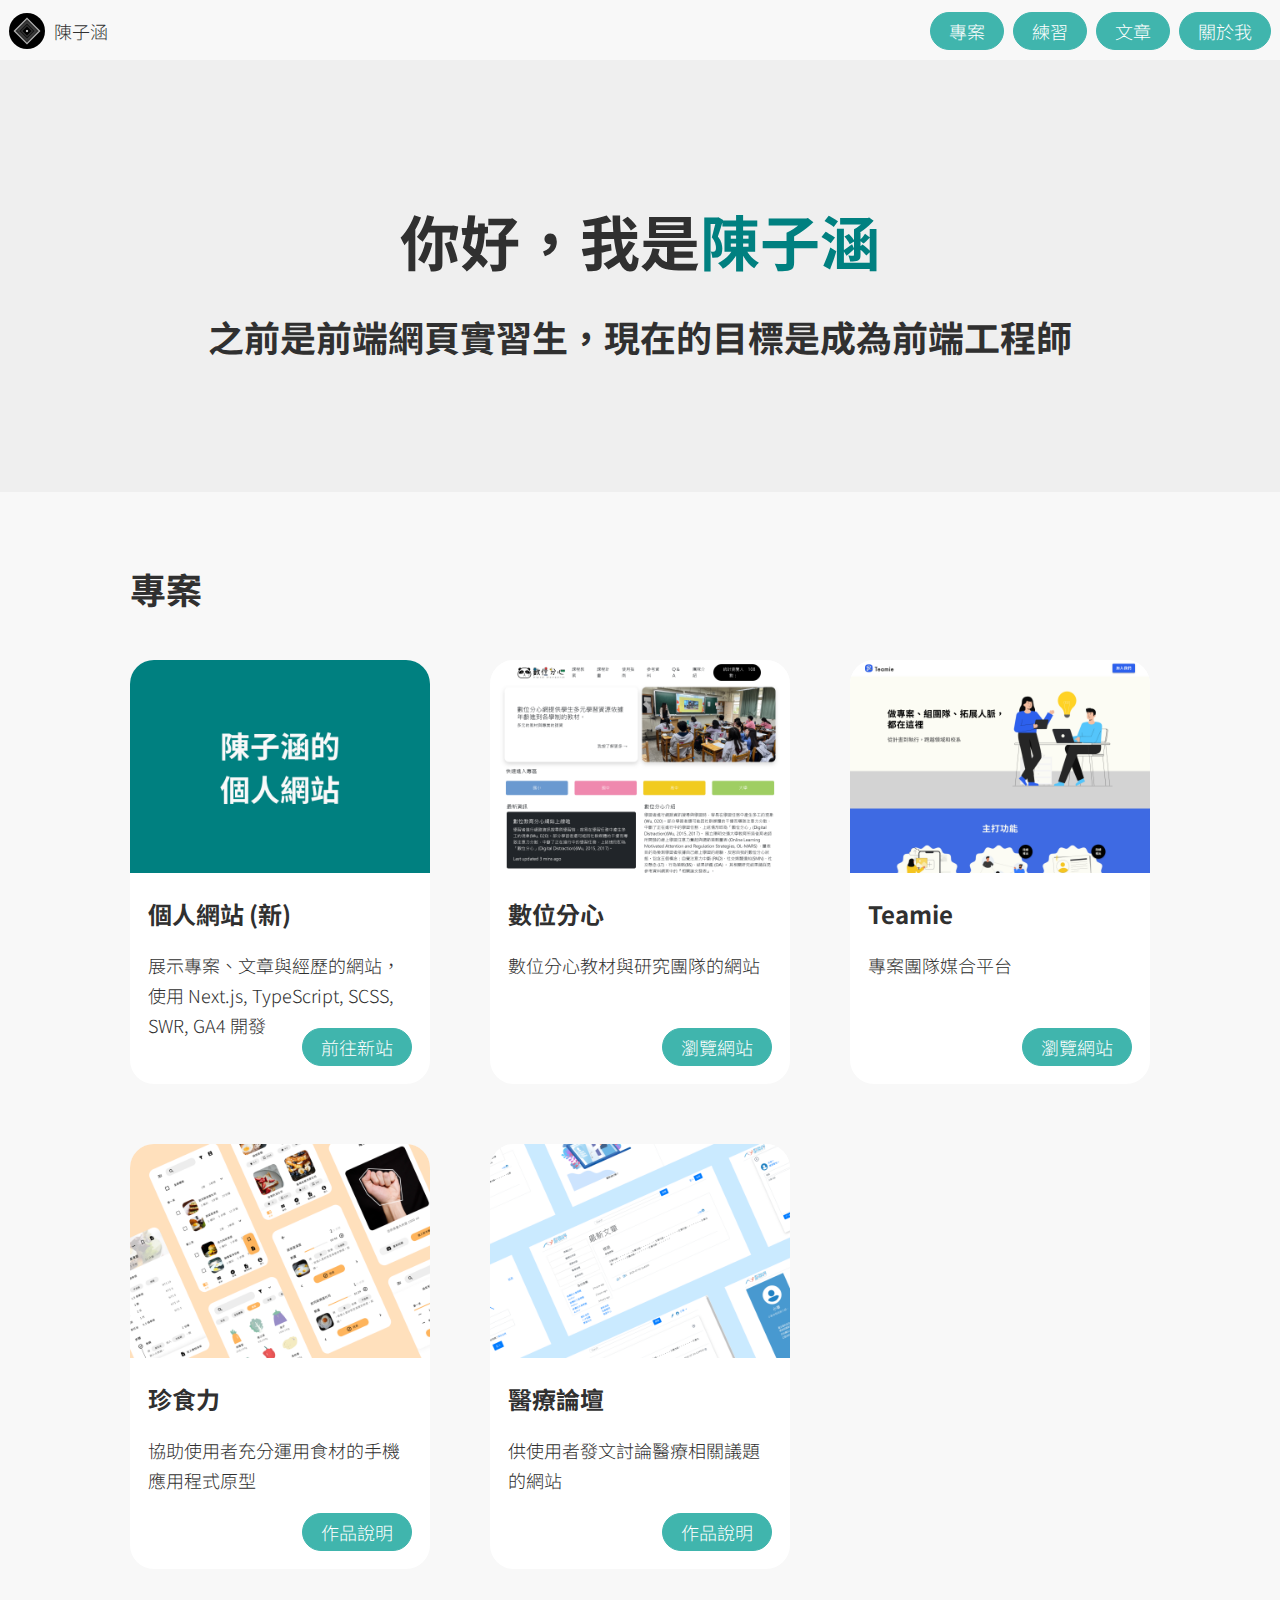
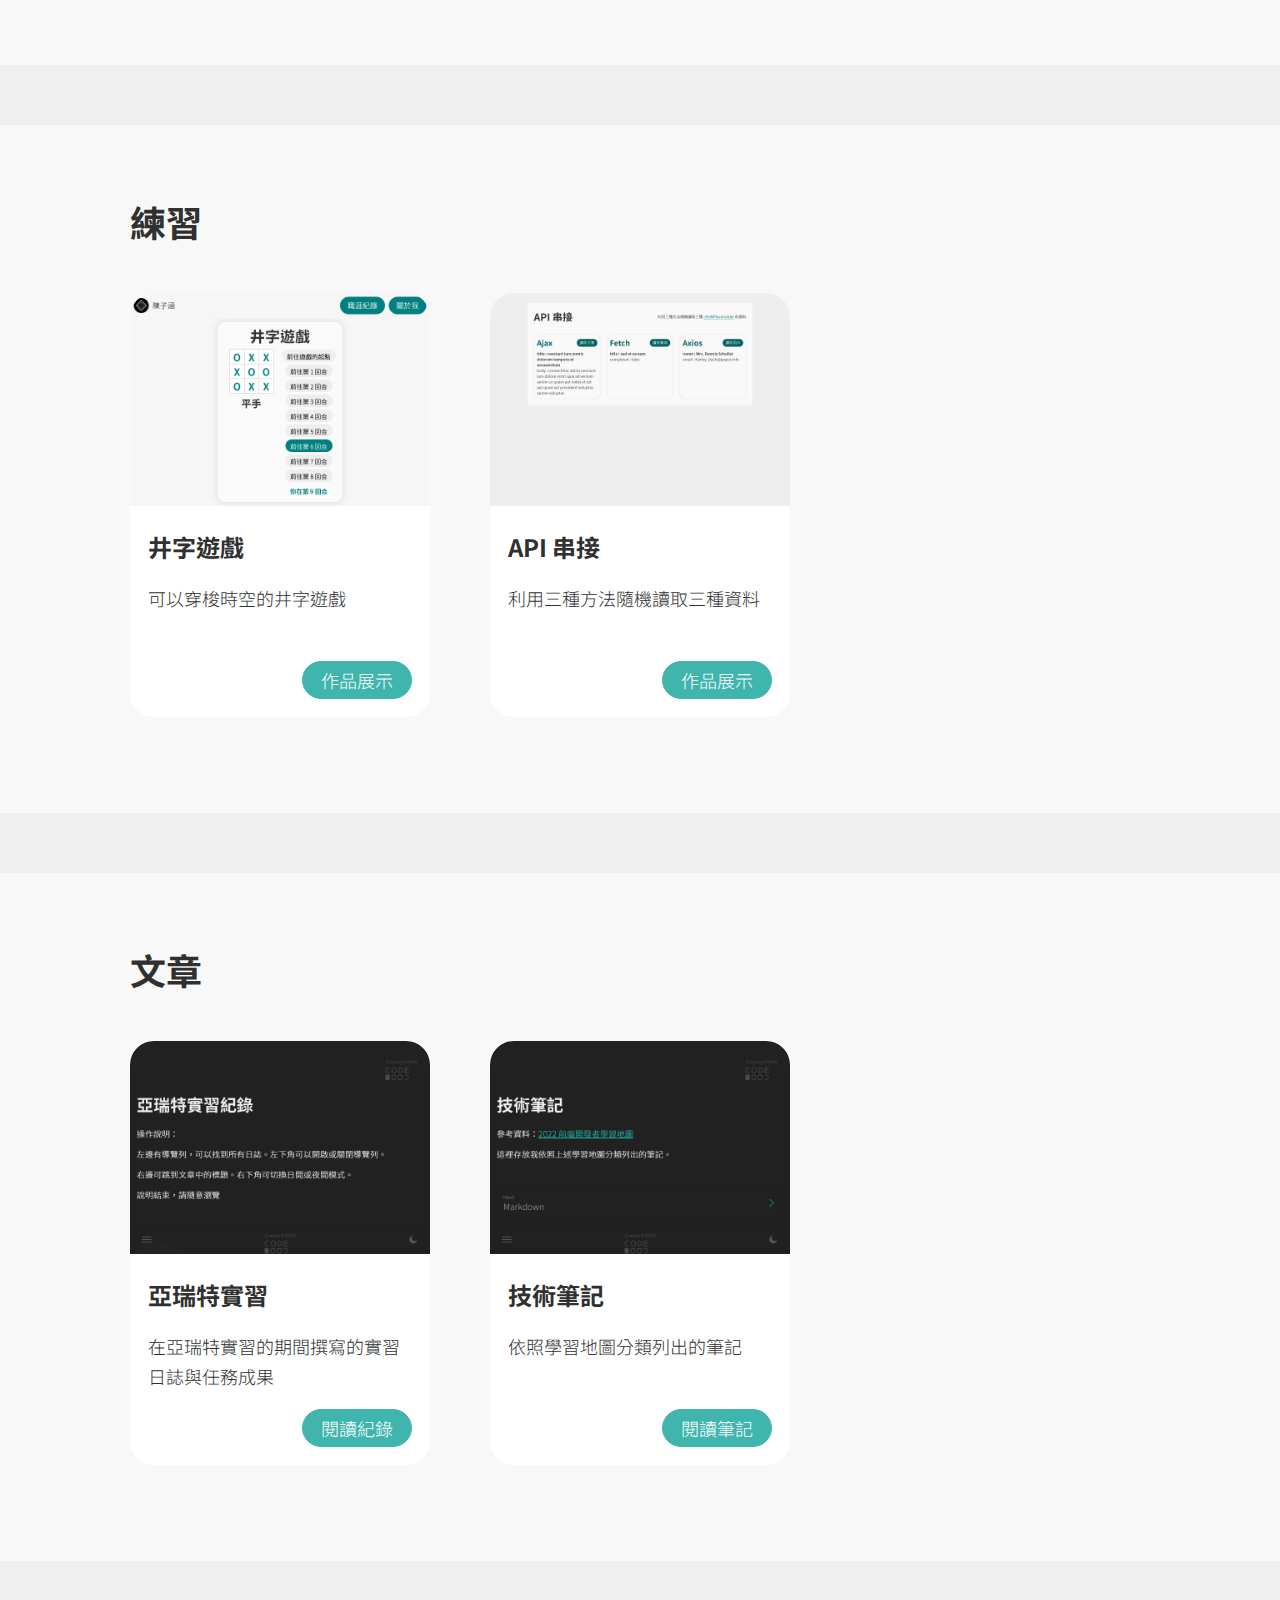
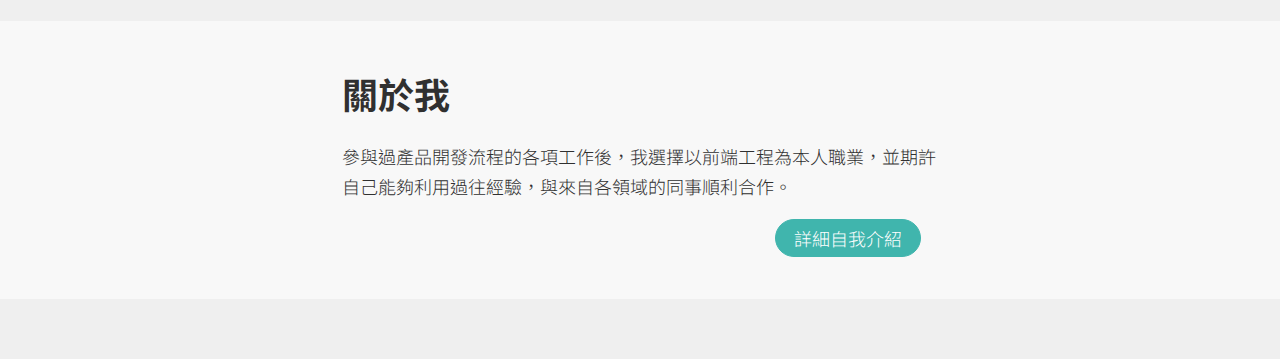
<file: index.html>
<!DOCTYPE html>
<html>
<head>
	<title>陳子涵 TzuHan_Chen</title>
	<meta charset="UTF-8">
	<meta http-equiv="X-UA-Compatible" content="IE=edge">
	<meta name="viewport" content="width=device-width, initial-scale=1.0">
	<meta name="title" content="陳子涵 TzuHan_Chen">
	<meta name="description" content="陳子涵的個人網站">

	<!-- favicon -->
	<link rel="apple-touch-icon" sizes="180x180" href="favicon/apple-touch-icon.png">
	<link rel="icon" type="image/png" sizes="32x32" href="favicon/favicon-32x32.png">
	<link rel="icon" type="image/png" sizes="16x16" href="favicon/favicon-16x16.png">
	<link rel="manifest" href="favicon/site.webmanifest">
	
	<!-- font & style -->
	<link rel="preconnect" href="https://fonts.googleapis.com">
	<link rel="preconnect" href="https://fonts.gstatic.com" crossorigin>
	<link href="https://fonts.googleapis.com/css2?family=Noto+Sans+TC:wght@300;700&display=swap" rel="stylesheet">
	<link rel="stylesheet" type="text/css" href="css/style.css">

	<!-- Google tag (gtag.js) -->
	<script async src="https://www.googletagmanager.com/gtag/js?id=G-4FQPG607TH"></script>
	<script>
		window.dataLayer = window.dataLayer || [];
		function gtag(){dataLayer.push(arguments);}
		gtag('js', new Date());

		gtag('config', 'G-4FQPG607TH');
	</script>
</head>

<body>
	<nav>
		<a href="" class="home">
			<img src="icons/logo.svg" alt="logo" class="logo">
			<p>陳子涵</p>
		</a>
		<ul class="nav-links">
			<li><a href="#project" class="button mr9">專案</a></li>
			<li><a href="#practice" class="button mr9">練習</a></li>
			<li><a href="#article" class="button mr9">文章</a></li>
			<li><a href="/about.html" class="button">關於我</a></li>
		</ul>
	</nav>
	
	<main>
		<div class="hero-section">
			<div class="content">
				<h1 class="tac">你好，我是<span class="highlight">陳子涵</span></h1>
				<h2 class="tac">之前是前端網頁實習生，現在的目標是成為前端工程師</h2>
			</div>
		</div>

		<section id="project">
			<div class="content">
				<h2>專案</h2>
				<div class="grid-area">
					<div class="card">
						<img src="images/personal-website.png" alt="個人網站預覽圖">
						<h3>個人網站 (新)</h3>
						<p>展示專案、文章與經歷的網站，使用 Next.js, TypeScript, SCSS, SWR, GA4 開發</p>
						<div class="button-area">
							<a href="https://tzuhanchen.vercel.app" target="_blank" rel="noopener noreferrer" class="button">前往新站</a>
						</div>
					</div>

					<div class="card">
						<img src="images/distraction-loves-me.png" alt="數位分心主視覺">
						<h3>數位分心</h3>
						<p>數位分心教材與研究團隊的網站</p>
						<div class="button-area">
							<a href="https://distractionlovesme.lab.nycu.edu.tw/" target="_blank" rel="noopener noreferrer" class="button">瀏覽網站</a>
						</div>
					</div>

					<div class="card">
						<img src="images/teamie.png" alt="Teamie 主視覺">
						<h3>Teamie</h3>
						<p>專案團隊媒合平台</p>
						<div class="button-area">
							<a href="https://teamie.tw/" target="_blank" rel="noopener noreferrer" class="button">瀏覽網站</a>
						</div>
					</div>

					<div class="card">
						<img src="images/max-value.png" alt="珍食力主視覺">
						<h3>珍食力</h3>
						<p>協助使用者充分運用食材的手機應用程式原型</p>
						<div class="button-area">
							<a href="projects/max-value.html" class="button">作品說明</a>
						</div>
					</div>

					<div class="card">
						<img src="images/medical-forum.png" alt="醫療論壇主視覺">
						<h3>醫療論壇</h3>
						<p>供使用者發文討論醫療相關議題的網站</p>
						<div class="button-area">
							<a href="projects/medical-forum.html" class="button">作品說明</a>
						</div>
					</div>
				</div>
			</div>
		</section>

		<section id="practice">
			<div class="content">
				<h2>練習</h2>
				<div class="grid-area">
					<div class="card">
						<img src="images/tic-tac-toe.png" alt="井字遊戲主視覺">
						<h3>井字遊戲</h3>
						<p>可以穿梭時空的井字遊戲</p>
						<div class="button-area">
							<a href="https://tzuhanchen.vercel.app/lab/tic-tac-toe" target="_blank" rel="noopener noreferrer" class="button">作品展示</a>
						</div>
					</div>

					<div class="card">
						<img src="images/api-connection.png" alt="API 串接主視覺">
						<h3>API 串接</h3>
						<p>利用三種方法隨機讀取三種資料</p>
						<div class="button-area">
							<a href="projects/api-connection/" target="_blank" rel="noopener noreferrer" class="button">作品展示</a>
						</div>
					</div>
				</div>
			</div>
		</section>

		<section id="article">
			<div class="content">
				<h2>文章</h2>
				<div class="grid-area">
					<div class="card">
						<img src="images/arete-internship.png" alt="亞瑞特實習主視覺">
						<h3>亞瑞特實習</h3>
						<p>在亞瑞特實習的期間撰寫的實習日誌與任務成果</p>
						<div class="button-area">
							<a href="https://tzuhanchen.github.io/arete-internship" target="_blank" rel="noopener noreferrer" class="button">閱讀紀錄</a>
						</div>
					</div>

					<div class="card">
						<img src="images/tech-notes.png" alt="技術筆記主視覺">
						<h3>技術筆記</h3>
						<p>依照學習地圖分類列出的筆記</p>
						<div class="button-area">
							<a href="https://tzuhanchen.github.io/tech-notes" target="_blank" rel="noopener noreferrer" class="button">閱讀筆記</a>
						</div>
					</div>
				</div>
			</div>
		</section>

		<section id="about">
			<div class="content text-area">
				<h2>關於我</h2>
				<p>參與過產品開發流程的各項工作後，我選擇以前端工程為本人職業，並期許自己能夠利用過往經驗，與來自各領域的同事順利合作。</p>
				<div class="button-area">
					<a href="about.html" class="button">詳細自我介紹</a>
				</div>
			</div>
		</section>
	</main>
</body>
</html>
</file>
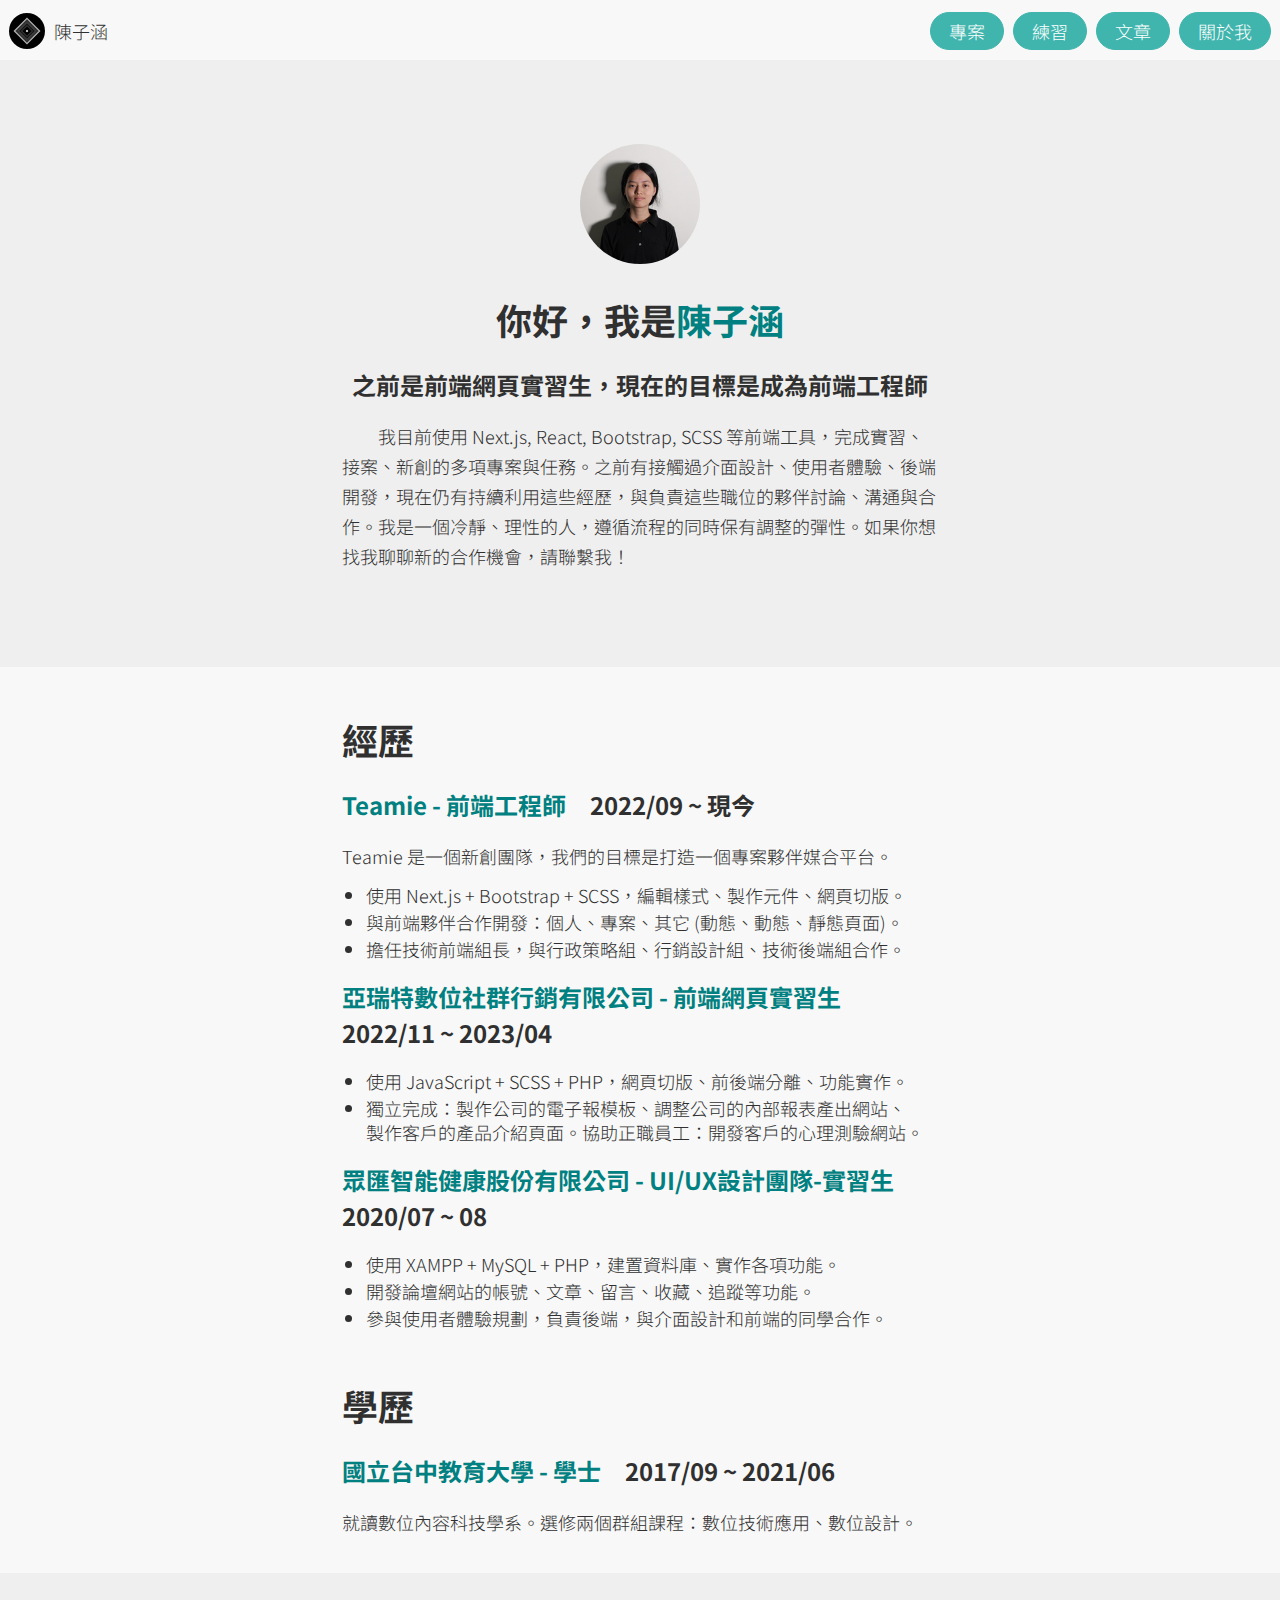
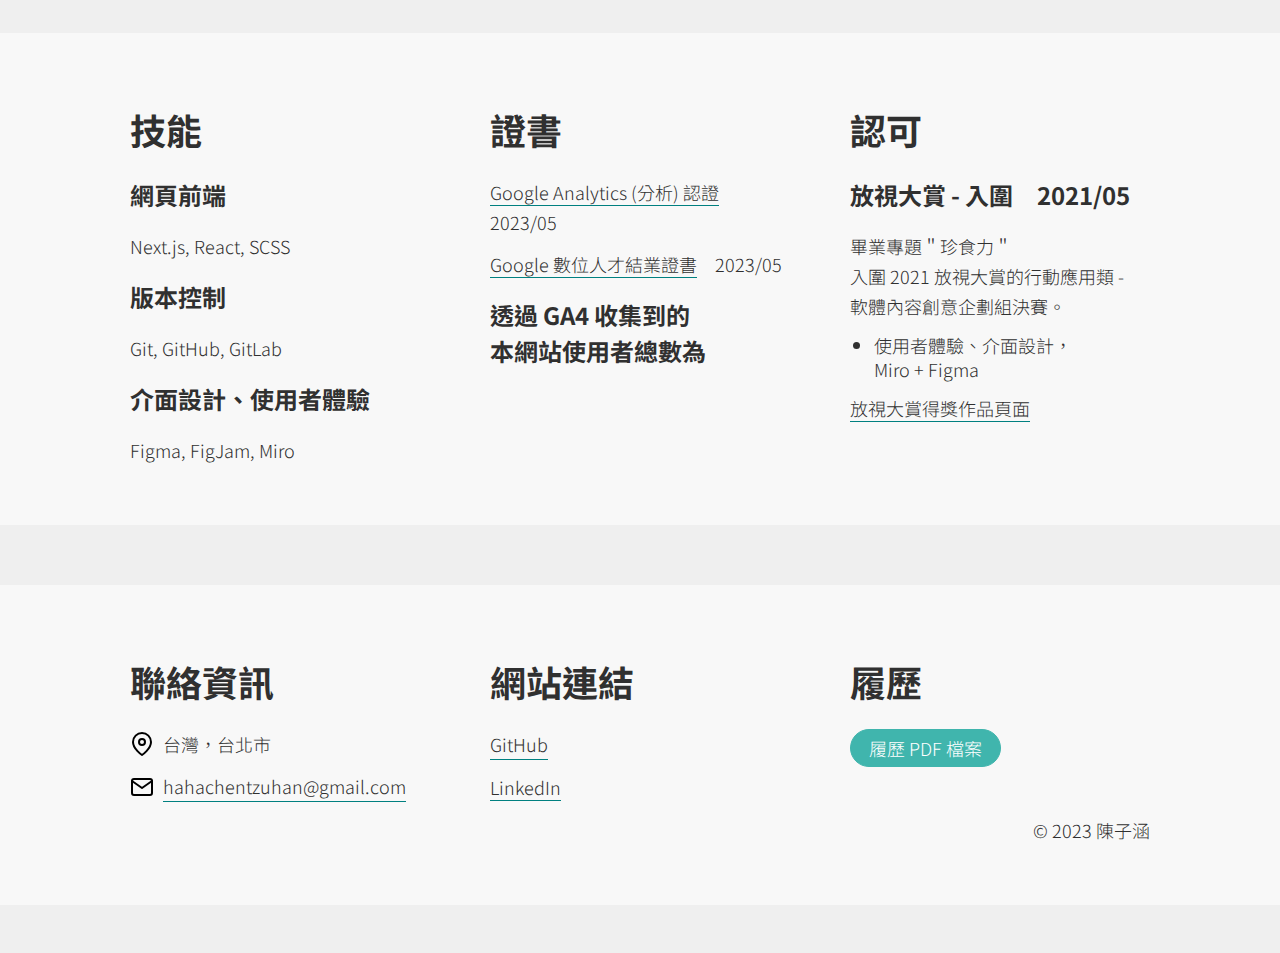
<file: about.html>
<!DOCTYPE html>
<html>
<head>
	<title>陳子涵 | 關於我</title>
	<meta charset="UTF-8">
	<meta http-equiv="X-UA-Compatible" content="IE=edge">
	<meta name="viewport" content="width=device-width, initial-scale=1.0">
	<meta name="title" content="陳子涵 | 關於我">
	<meta name="description" content="陳子涵的自我介紹">

	<!-- favicon -->
	<link rel="apple-touch-icon" sizes="180x180" href="favicon/apple-touch-icon.png">
	<link rel="icon" type="image/png" sizes="32x32" href="favicon/favicon-32x32.png">
	<link rel="icon" type="image/png" sizes="16x16" href="favicon/favicon-16x16.png">
	<link rel="manifest" href="favicon/site.webmanifest">
	
	<!-- font & style -->
	<link rel="preconnect" href="https://fonts.googleapis.com">
	<link rel="preconnect" href="https://fonts.gstatic.com" crossorigin>
	<link href="https://fonts.googleapis.com/css2?family=Noto+Sans+TC:wght@300;700&display=swap" rel="stylesheet">
	<link rel="stylesheet" type="text/css" href="css/style.css">

	<!-- Google tag (gtag.js) -->
	<script async src="https://www.googletagmanager.com/gtag/js?id=G-4FQPG607TH"></script>
	<script>
		window.dataLayer = window.dataLayer || [];
		function gtag(){dataLayer.push(arguments);}
		gtag('js', new Date());

		gtag('config', 'G-4FQPG607TH');
	</script>
</head>

<body>
	<nav>
		<a href="/" class="home">
			<img src="icons/logo.svg" alt="logo" class="logo">
			<p>陳子涵</p>
		</a>
		<ul class="nav-links">
			<li><a href="/#project" class="button mr9">專案</a></li>
			<li><a href="/#practice" class="button mr9">練習</a></li>
			<li><a href="/#article" class="button mr9">文章</a></li>
			<li><a href="" class="button">關於我</a></li>
		</ul>
	</nav>
	
	<main>
		<div class="hero-section">
			<div class="content text-area">
				<p class="photo"><img src="images/photo.png" alt="photo"></p>
				<h2 class="tac">你好，我是<span class="highlight">陳子涵</span></h2>
				<h3 class="tac">之前是前端網頁實習生，現在的目標是成為前端工程師</h3>
				<p>　　我目前使用 Next.js, React, Bootstrap, SCSS 等前端工具，完成實習、接案、新創的多項專案與任務。之前有接觸過介面設計、使用者體驗、後端開發，現在仍有持續利用這些經歷，與負責這些職位的夥伴討論、溝通與合作。我是一個冷靜、理性的人，遵循流程的同時保有調整的彈性。如果你想找我聊聊新的合作機會，請聯繫我！</p>
			</div>
		</div>

		<section>
			<div class="content text-area">
				<h2>經歷</h2>
				<h3><span class="highlight">Teamie - 前端工程師</span>　2022/09 ~ 現今</h3>
				<p>Teamie 是一個新創團隊，我們的目標是打造一個專案夥伴媒合平台。</p>
				<ul>
					<li>使用 Next.js + Bootstrap + SCSS，編輯樣式、製作元件、網頁切版。</li>
					<li>與前端夥伴合作開發：個人、專案、其它 (動態、動態、靜態頁面)。</li>
					<li>擔任技術前端組長，與行政策略組、行銷設計組、技術後端組合作。</li>
				</ul>

				<h3><span class="highlight">亞瑞特數位社群行銷有限公司 - 前端網頁實習生</span>　2022/11 ~ 2023/04</h3>
				<ul>
					<li>使用 JavaScript + SCSS + PHP，網頁切版、前後端分離、功能實作。</li>
					<li>獨立完成：製作公司的電子報模板、調整公司的內部報表產出網站、<br>製作客戶的產品介紹頁面。協助正職員工：開發客戶的心理測驗網站。</li>
				</ul>

				<h3><span class="highlight">眾匯智能健康股份有限公司 - UI/UX設計團隊-實習生</span>　2020/07 ~ 08</h3>
				<ul>
					<li>使用 XAMPP + MySQL + PHP，建置資料庫、實作各項功能。</li>
					<li>開發論壇網站的帳號、文章、留言、收藏、追蹤等功能。</li>
					<li>參與使用者體驗規劃，負責後端，與介面設計和前端的同學合作。</li>
				</ul>
				<br>

				<h2>學歷</h2>
				<h3><span class="highlight">國立台中教育大學 - 學士</span>　2017/09 ~ 2021/06</h3>
				<p>就讀數位內容科技學系。選修兩個群組課程：數位技術應用、數位設計。</p>
			</div>
		</section>

		<section>
			<div class="content grid-area">
				<div>
					<h2>技能</h2>
					<h3>網頁前端</h3>
					<p>Next.js, React, SCSS</p>
					<h3>版本控制</h3>
					<p>Git, GitHub, GitLab</p>
					<h3>介面設計、使用者體驗</h3>
					<p>Figma, FigJam, Miro</p>
				</div>

				<div>
					<h2>證書</h2>
					<p>
						<a
							href="https://www.credential.net/e8426561-bf2b-4951-816e-4bdfeeb6a6c7"
							target="_blank"
							rel="noopener noreferrer"
							class="link"
							>Google Analytics (分析) 認證</a>　2023/05
					</p>
					<p>
						<a
							href="https://oss.uppmkt.com/202305/kep/cer3/ga4/YHhGjM.png"
							target="_blank"
							rel="noopener noreferrer"
							class="link"
							>Google 數位人才結業證書</a>　2023/05
					</p>
					<h3>透過 GA4 收集到的<br>本網站使用者總數為 
						<span class="highlight" id="totalUsers"></span>
					</h3>
				</div>

				<div>
					<h2>認可</h2>
					<h3>放視大賞 - 入圍　2021/05</h3>
					<p>畢業專題＂珍食力＂<br>入圍 2021 放視大賞的行動應用類 - <br>軟體內容創意企劃組決賽。</p>
					<ul>
						<li>使用者體驗、介面設計，<br>Miro + Figma</li>
					</ul>
					<p>
						<a
							href="https://www.dcaward-vgw.org.tw/tw/onlineExhibition/winningWorks/detail/31427"
							target="_blank"
							rel="noopener noreferrer"
							class="link"
						>放視大賞得獎作品頁面</a></p>
				</div>
			</div>
		</section>

		
	</main>

	<footer>
		<div class="content grid-area">
			<div>
				<h2>聯絡資訊</h2>
				<p class="contact">
					<img
						src="icons/map-pin.svg"
						alt="居住地"
						class="mr9"
					>
					台灣，台北市
				</p>
				<!-- <p class="contact">
					<img
						src="icons/phone.svg"
						alt="電話號碼"
						class="mr9"
					>
					0978429891
				</p> -->
				<p class="contact">
					<img
						src="icons/mail.svg"
						alt="電子信箱"
						class="mr9"
					>
					<a
						href="mailto:hahachentzuhan@gmail.com"
						target="_blank"
						rel="noopener noreferrer"
						class="link"
					>hahachentzuhan@gmail.com</a>
				</p>
			</div>
			<div>
				<h2>網站連結</h2>
				<p class="contact">
					<a
						href="https://github.com/TzuHanChen"
						target="_blank"
						rel="noopener noreferrer"
						class="link"
					>GitHub</a>
				</p>
				<p>
					<a
						href="https://www.linkedin.com/in/tzuhanchen/"
						target="_blank"
						rel="noopener noreferrer"
						class="link"
					>LinkedIn</a>
				</p>
			</div>
			<div>
				<h2>履歷</h2>
				<p>
					<a
						href="TzuHanChen_Resume.pdf"
						target="_blank"
						rel="noopener noreferrer"
						class="button"
					>履歷 PDF 檔案</a>
				</p>
				<br>
				<p class="tar">© 2023 陳子涵</p>
			</div>
		</div>
	</footer>

	<script src="totalUsers.js"></script>
</body>
</html>
</file>
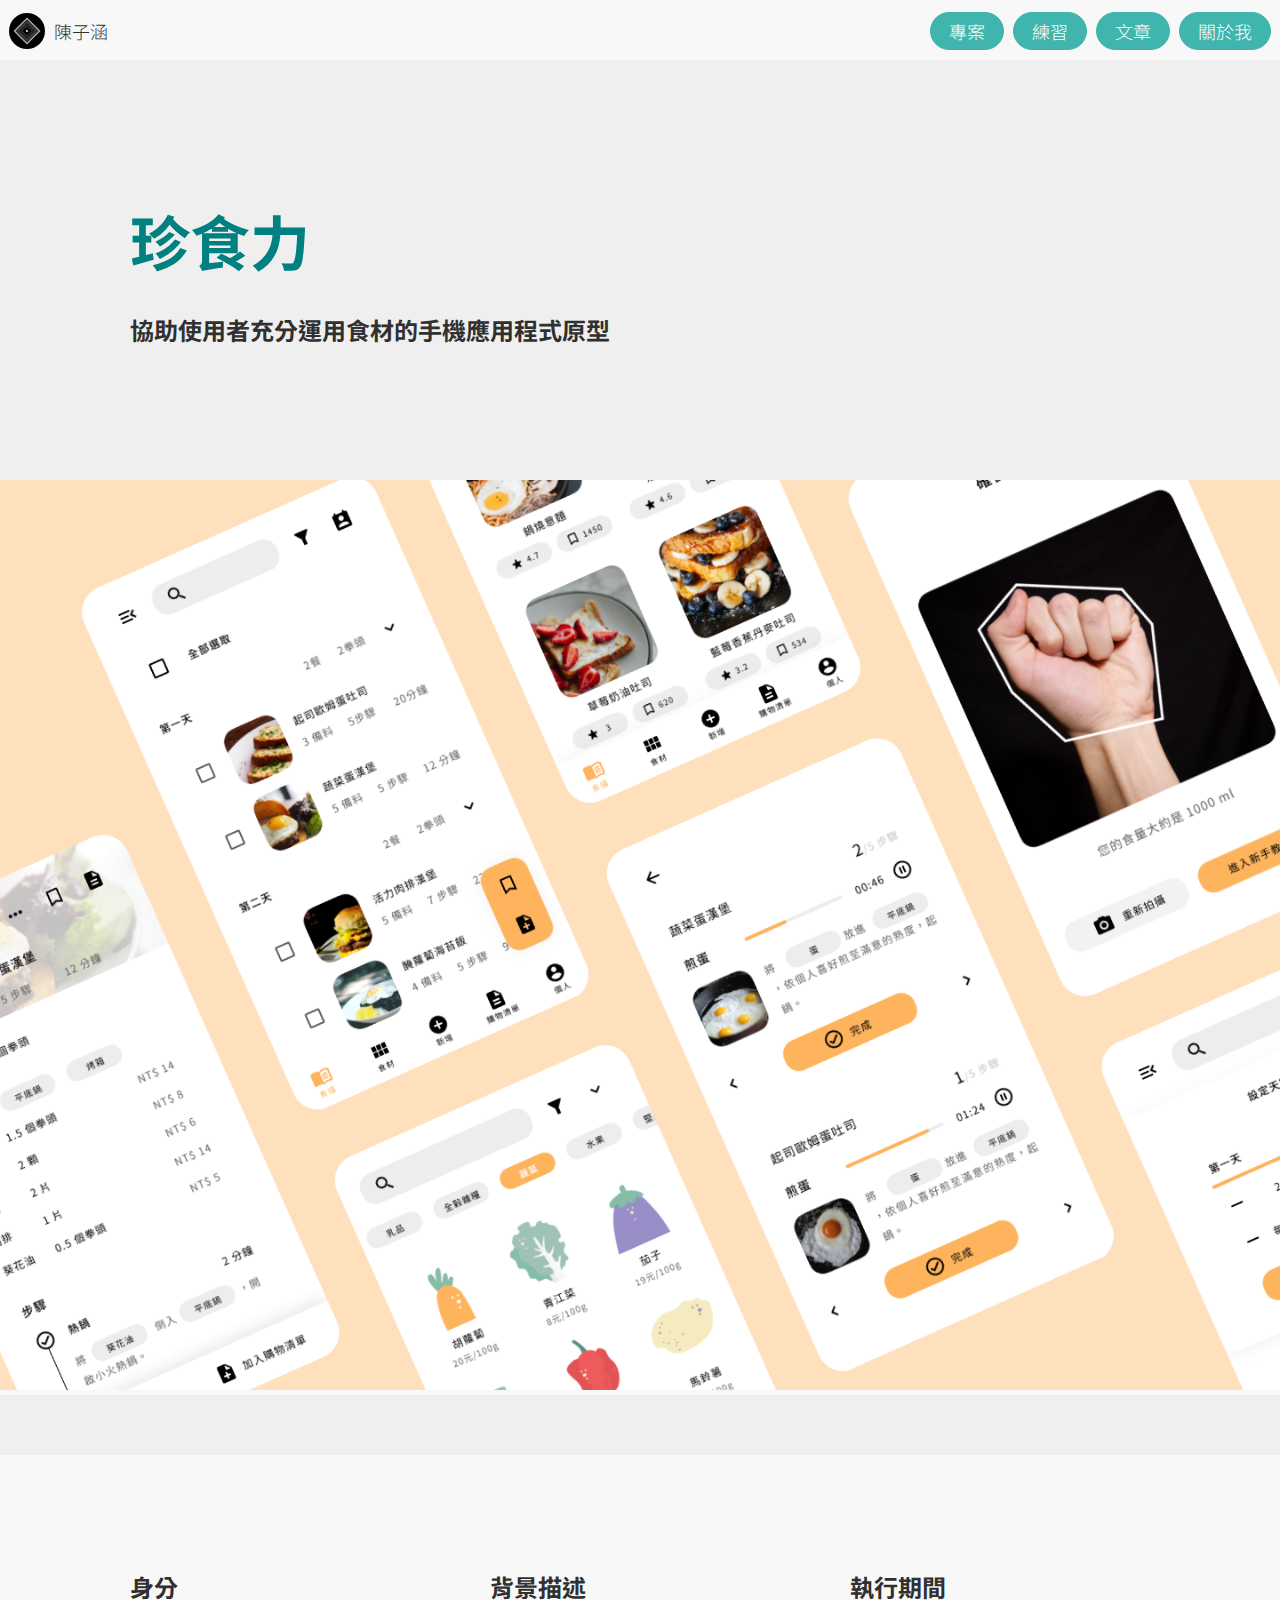
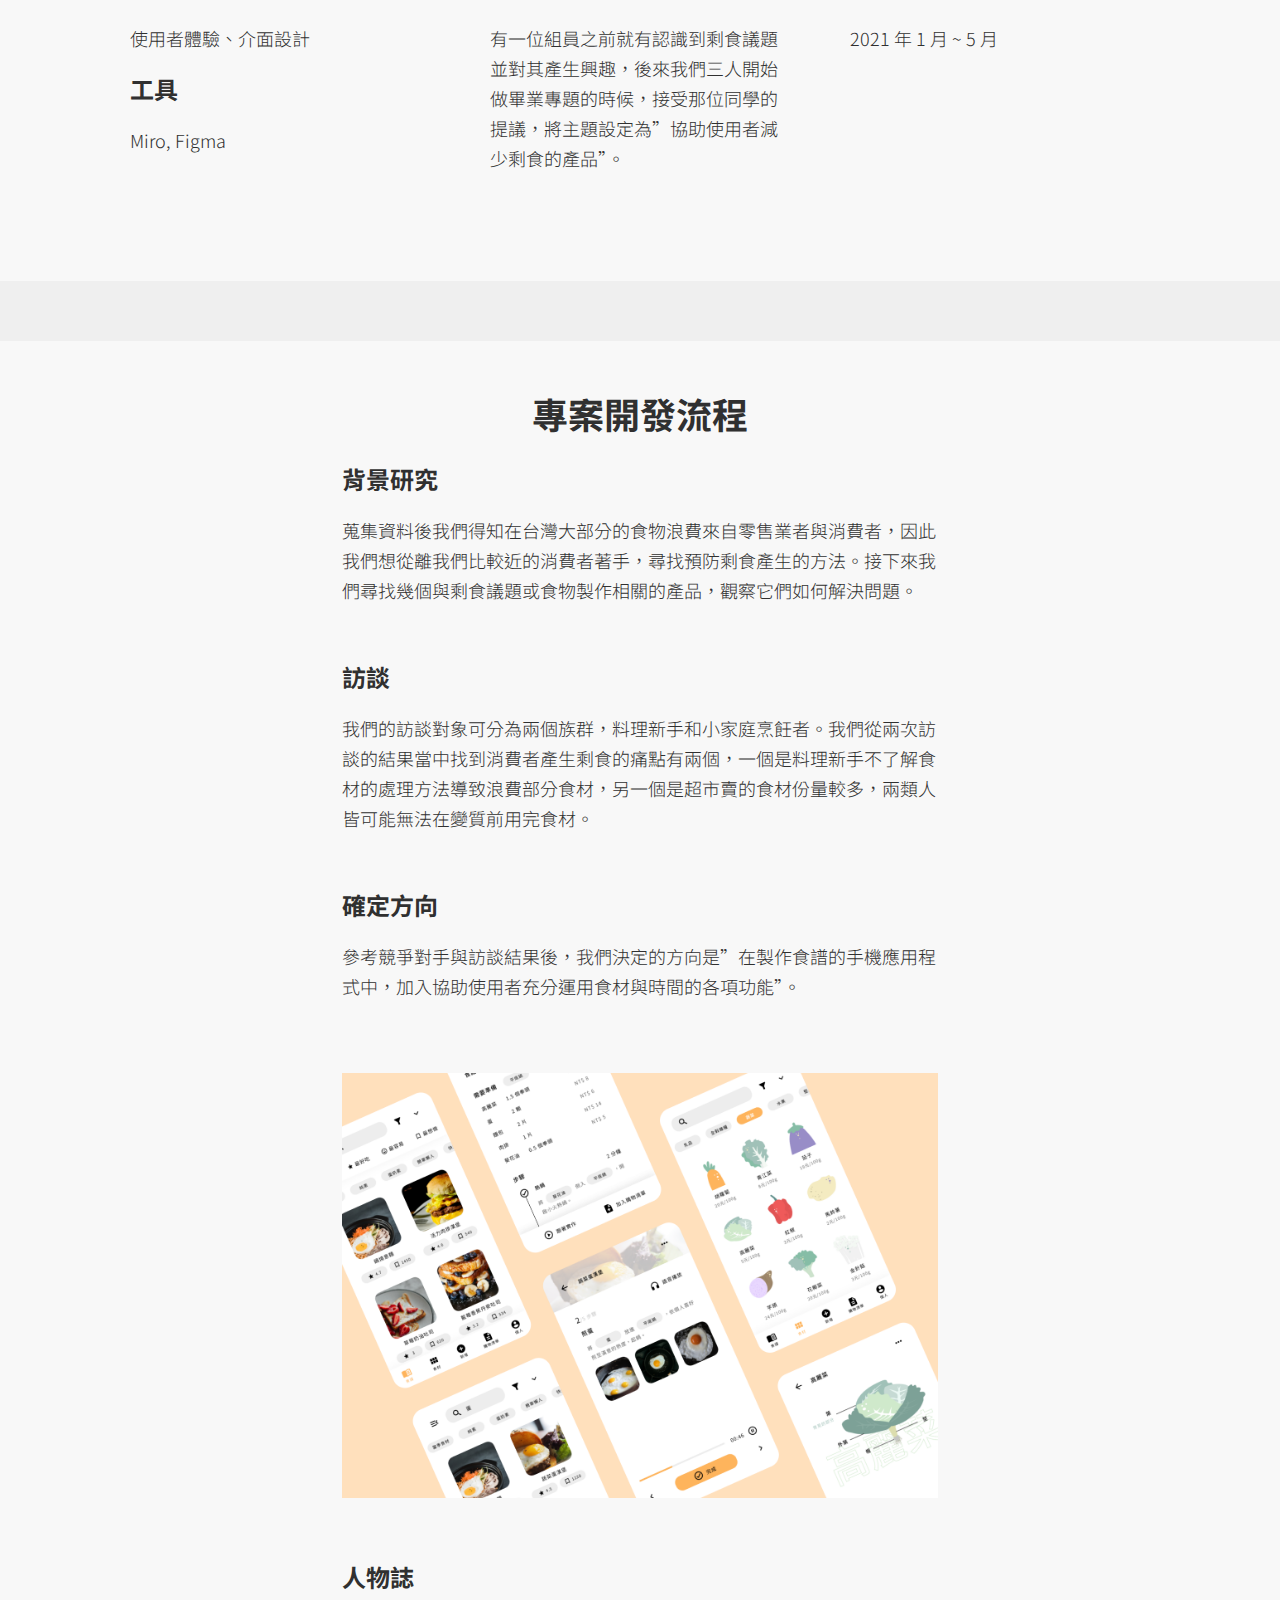
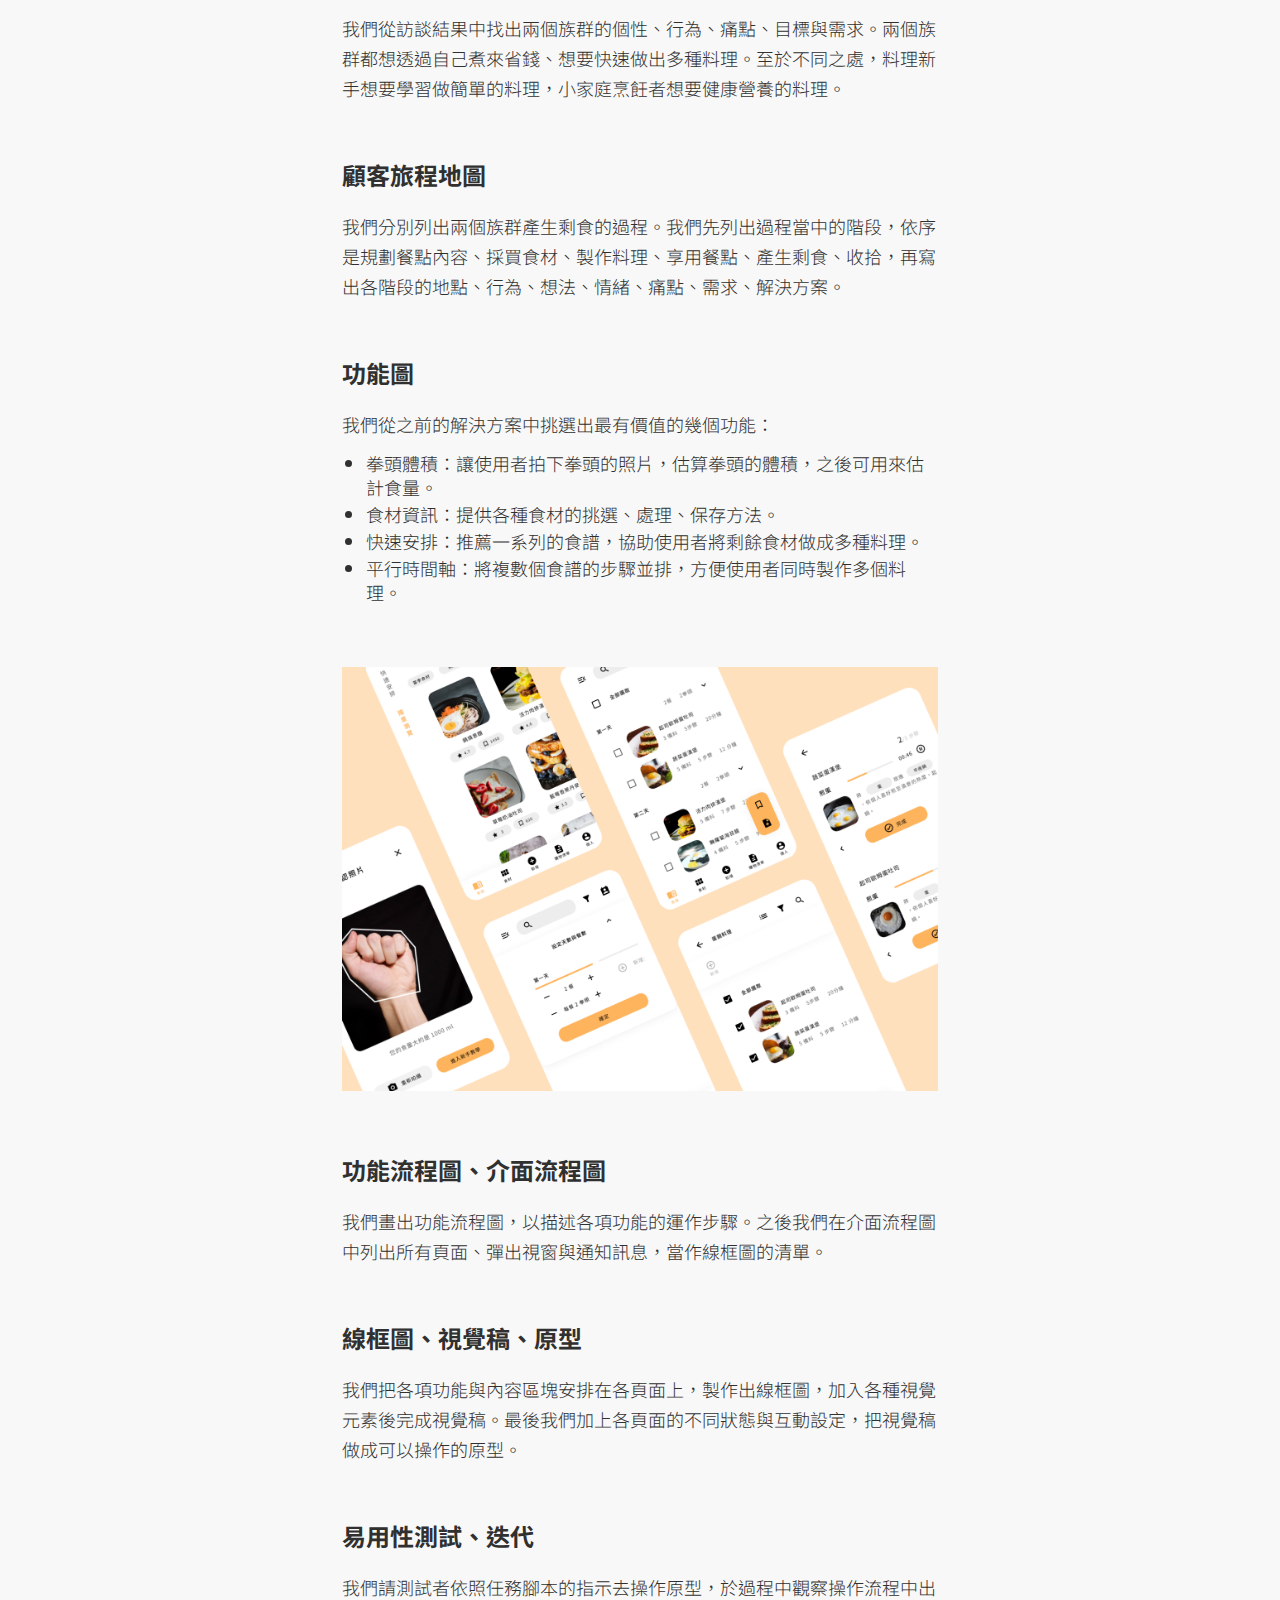
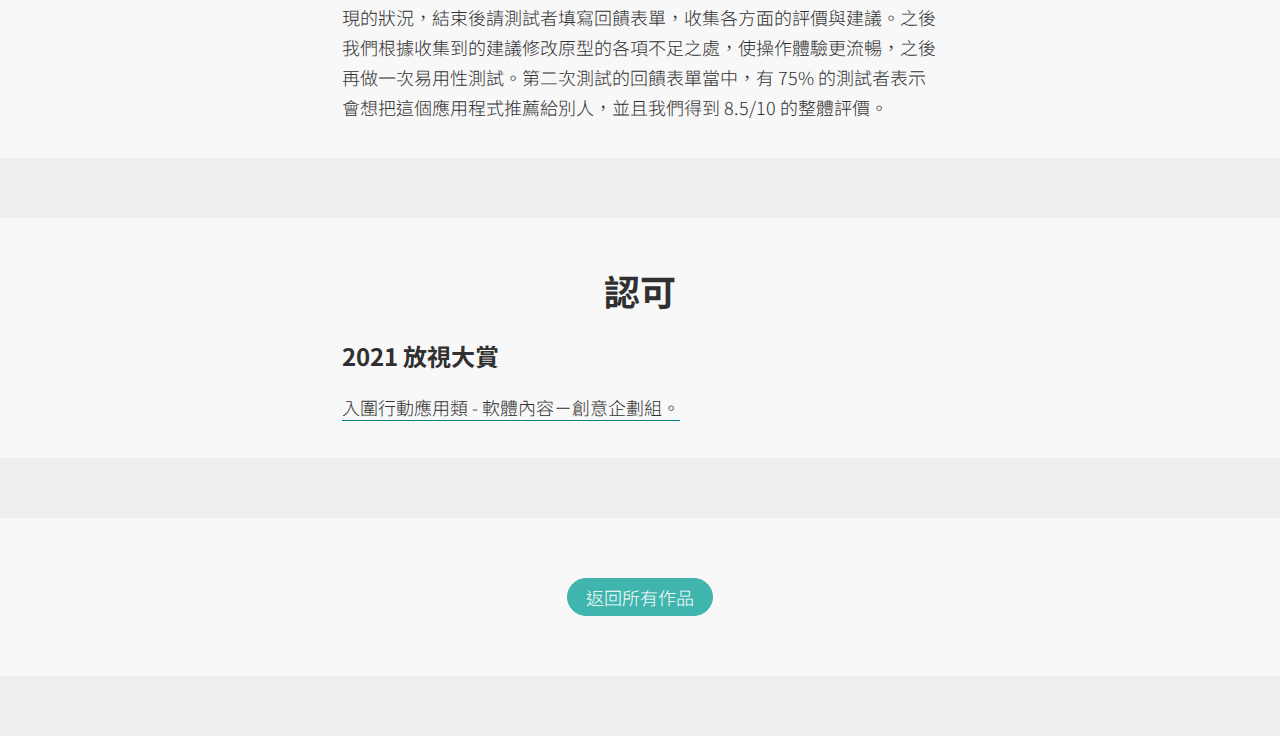
<file: max-value.html>
<!DOCTYPE html>
<html>
<head>
	<title>陳子涵 | 珍食力</title>
	<meta charset="UTF-8">
	<meta http-equiv="X-UA-Compatible" content="IE=edge">
	<meta name="viewport" content="width=device-width, initial-scale=1.0">
	<meta name="title" content="陳子涵 | 珍食力">
	<meta name="description" content="陳子涵的專案 - 珍食力">

	<!-- favicon -->
	<link rel="apple-touch-icon" sizes="180x180" href="favicon/apple-touch-icon.png">
	<link rel="icon" type="image/png" sizes="32x32" href="favicon/favicon-32x32.png">
	<link rel="icon" type="image/png" sizes="16x16" href="favicon/favicon-16x16.png">
	<link rel="manifest" href="favicon/site.webmanifest">
	
	<!-- font & style -->
	<link rel="preconnect" href="https://fonts.googleapis.com">
	<link rel="preconnect" href="https://fonts.gstatic.com" crossorigin>
	<link href="https://fonts.googleapis.com/css2?family=Noto+Sans+TC:wght@300;700&display=swap" rel="stylesheet">
	<link rel="stylesheet" type="text/css" href="css/style.css">

	<!-- Google tag (gtag.js) -->
	<script async src="https://www.googletagmanager.com/gtag/js?id=G-4FQPG607TH"></script>
	<script>
		window.dataLayer = window.dataLayer || [];
		function gtag(){dataLayer.push(arguments);}
		gtag('js', new Date());

		gtag('config', 'G-4FQPG607TH');
	</script>
</head>

<body>
	<nav>
		<a href="index.html" class="home">
			<img src="icons/logo.svg" alt="logo" class="logo">
			<p>陳子涵</p>
		</a>
		<ul class="nav-links">
			<li><a href="index.html#project" class="button mr9">專案</a></li>
			<li><a href="index.html#practice" class="button mr9">練習</a></li>
			<li><a href="index.html#article" class="button mr9">文章</a></li>
			<li><a href="index.html#about" class="button">關於我</a></li>
		</ul>
	</nav>
	
	<main>
		<div class="hero-section">
			<div class="content">
				<h1><span class="highlight">珍食力</span></h1>
				<h3>協助使用者充分運用食材的手機應用程式原型</h3>
			</div>
		</div>

		<section>
			<img src="images/max-value.png" alt="珍食力主視覺">
		</section>

		<section>
			<div class="content">
				<div class="grid-area">
					<div>
						<h3>身分</h3>
						<p>使用者體驗、介面設計</p>
						<h3>工具</h3>
						<p>Miro, Figma</p>
					</div>
					<div>
						<h3>背景描述</h3>
						<p>有一位組員之前就有認識到剩食議題並對其產生興趣，後來我們三人開始做畢業專題的時候，接受那位同學的提議，將主題設定為”協助使用者減少剩食的產品”。</p>
					</div>
					<div>
						<h3>執行期間</h3>
						<p>2021 年 1 月 ~ 5 月</p>
					</div>
				</div>
			</div>
		</section>

		<section>
			<div class="content text-area">
				<h2 class="tac">專案開發流程</h2>
				<h3>背景研究</h3>
				<p>蒐集資料後我們得知在台灣大部分的食物浪費來自零售業者與消費者，因此我們想從離我們比較近的消費者著手，尋找預防剩食產生的方法。接下來我們尋找幾個與剩食議題或食物製作相關的產品，觀察它們如何解決問題。</p>
				<br>

				<h3>訪談</h3>
				<p>我們的訪談對象可分為兩個族群，料理新手和小家庭烹飪者。我們從兩次訪談的結果當中找到消費者產生剩食的痛點有兩個，一個是料理新手不了解食材的處理方法導致浪費部分食材，另一個是超市賣的食材份量較多，兩類人皆可能無法在變質前用完食材。</p>
				<br>

				<h3>確定方向</h3>
				<p>參考競爭對手與訪談結果後，我們決定的方向是”在製作食譜的手機應用程式中，加入協助使用者充分運用食材與時間的各項功能”。</p>
				<br><br>
			
				<p><img src="images/max-value-1.png" alt="珍食力成果圖片一"></p>
				<br>

				<h3>人物誌</h3>
				<p>我們從訪談結果中找出兩個族群的個性、行為、痛點、目標與需求。兩個族群都想透過自己煮來省錢、想要快速做出多種料理。至於不同之處，料理新手想要學習做簡單的料理，小家庭烹飪者想要健康營養的料理。</p>
				<br>

				<h3>顧客旅程地圖</h3>
				<p>我們分別列出兩個族群產生剩食的過程。我們先列出過程當中的階段，依序是規劃餐點內容、採買食材、製作料理、享用餐點、產生剩食、收拾，再寫出各階段的地點、行為、想法、情緒、痛點、需求、解決方案。</p>
				<br>

				<h3>功能圖</h3>
				<p>我們從之前的解決方案中挑選出最有價值的幾個功能：</p>
				<ul>
					<li>拳頭體積：讓使用者拍下拳頭的照片，估算拳頭的體積，之後可用來估計食量。</li>
					<li>食材資訊：提供各種食材的挑選、處理、保存方法。</li>
					<li>快速安排：推薦一系列的食譜，協助使用者將剩餘食材做成多種料理。</li>
					<li>平行時間軸：將複數個食譜的步驟並排，方便使用者同時製作多個料理。</li>
				</ul>
				<br><br>

				<p><img src="images/max-value-2.png" alt="珍食力成果圖片二"></p>
				<br>

				<h3>功能流程圖、介面流程圖</h3>
				<p>我們畫出功能流程圖，以描述各項功能的運作步驟。之後我們在介面流程圖中列出所有頁面、彈出視窗與通知訊息，當作線框圖的清單。</p>
				<br>

				<h3>線框圖、視覺稿、原型</h3>
				<p>我們把各項功能與內容區塊安排在各頁面上，製作出線框圖，加入各種視覺元素後完成視覺稿。最後我們加上各頁面的不同狀態與互動設定，把視覺稿做成可以操作的原型。</p>
				<br>

				<h3>易用性測試、迭代</h3>
				<p>我們請測試者依照任務腳本的指示去操作原型，於過程中觀察操作流程中出現的狀況，結束後請測試者填寫回饋表單，收集各方面的評價與建議。之後我們根據收集到的建議修改原型的各項不足之處，使操作體驗更流暢，之後再做一次易用性測試。第二次測試的回饋表單當中，有 75% 的測試者表示會想把這個應用程式推薦給別人，並且我們得到 8.5/10 的整體評價。</p>
			</div>
		</section>

		<section>
			<div class="content text-area">
				<h2 class="tac">認可</h2>
				<h3>2021 放視大賞</h3>
				<p><a href="https://www.dcaward-vgw.org.tw/tw/onlineExhibition/winningWorks/detail/31427" target="_blank" rel="noopener noreferrer" class="link">入圍行動應用類 - 軟體內容－創意企劃組。</a></p>
			</div>
		</section>

		<section>
			<div class="content">
				<p class="tac"><a href="index.html#project" class="button">返回所有作品</a></p>
			</div>
		</section>
	</main>
</body>
</html>
</file>
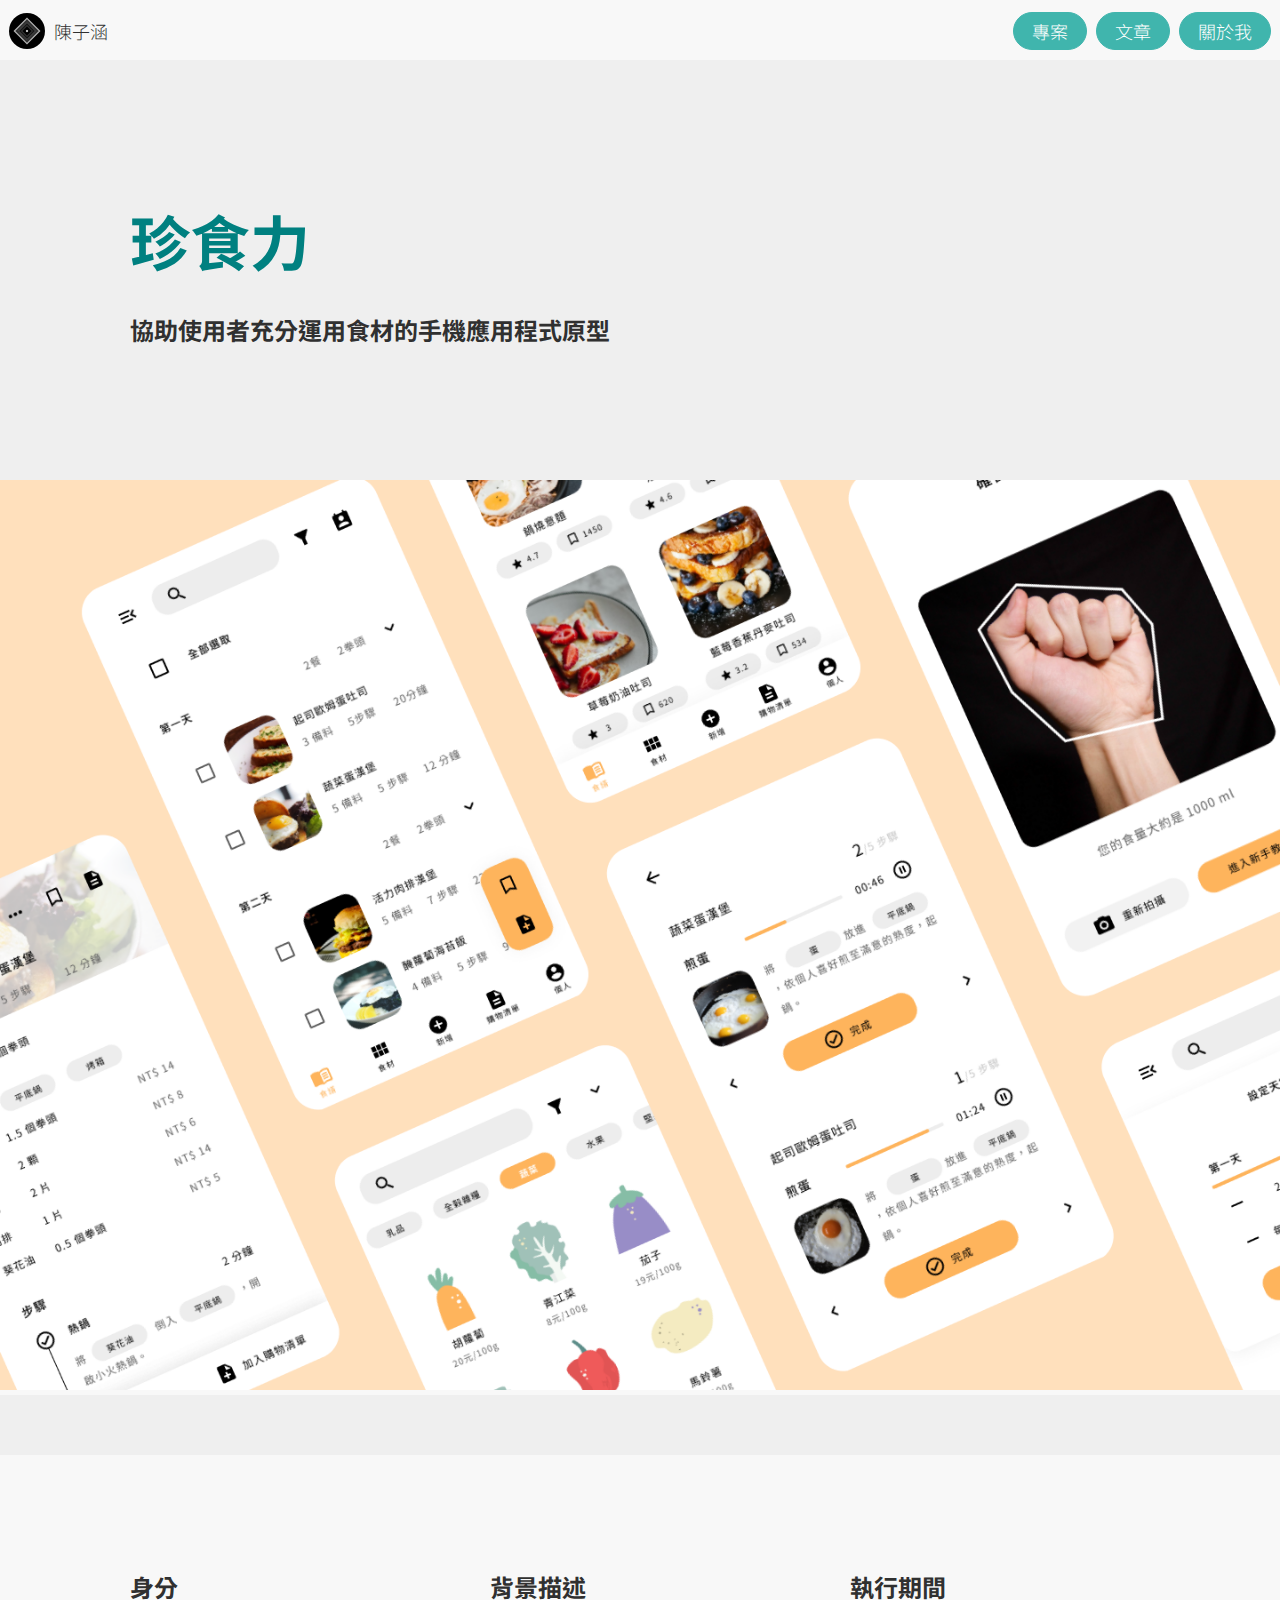
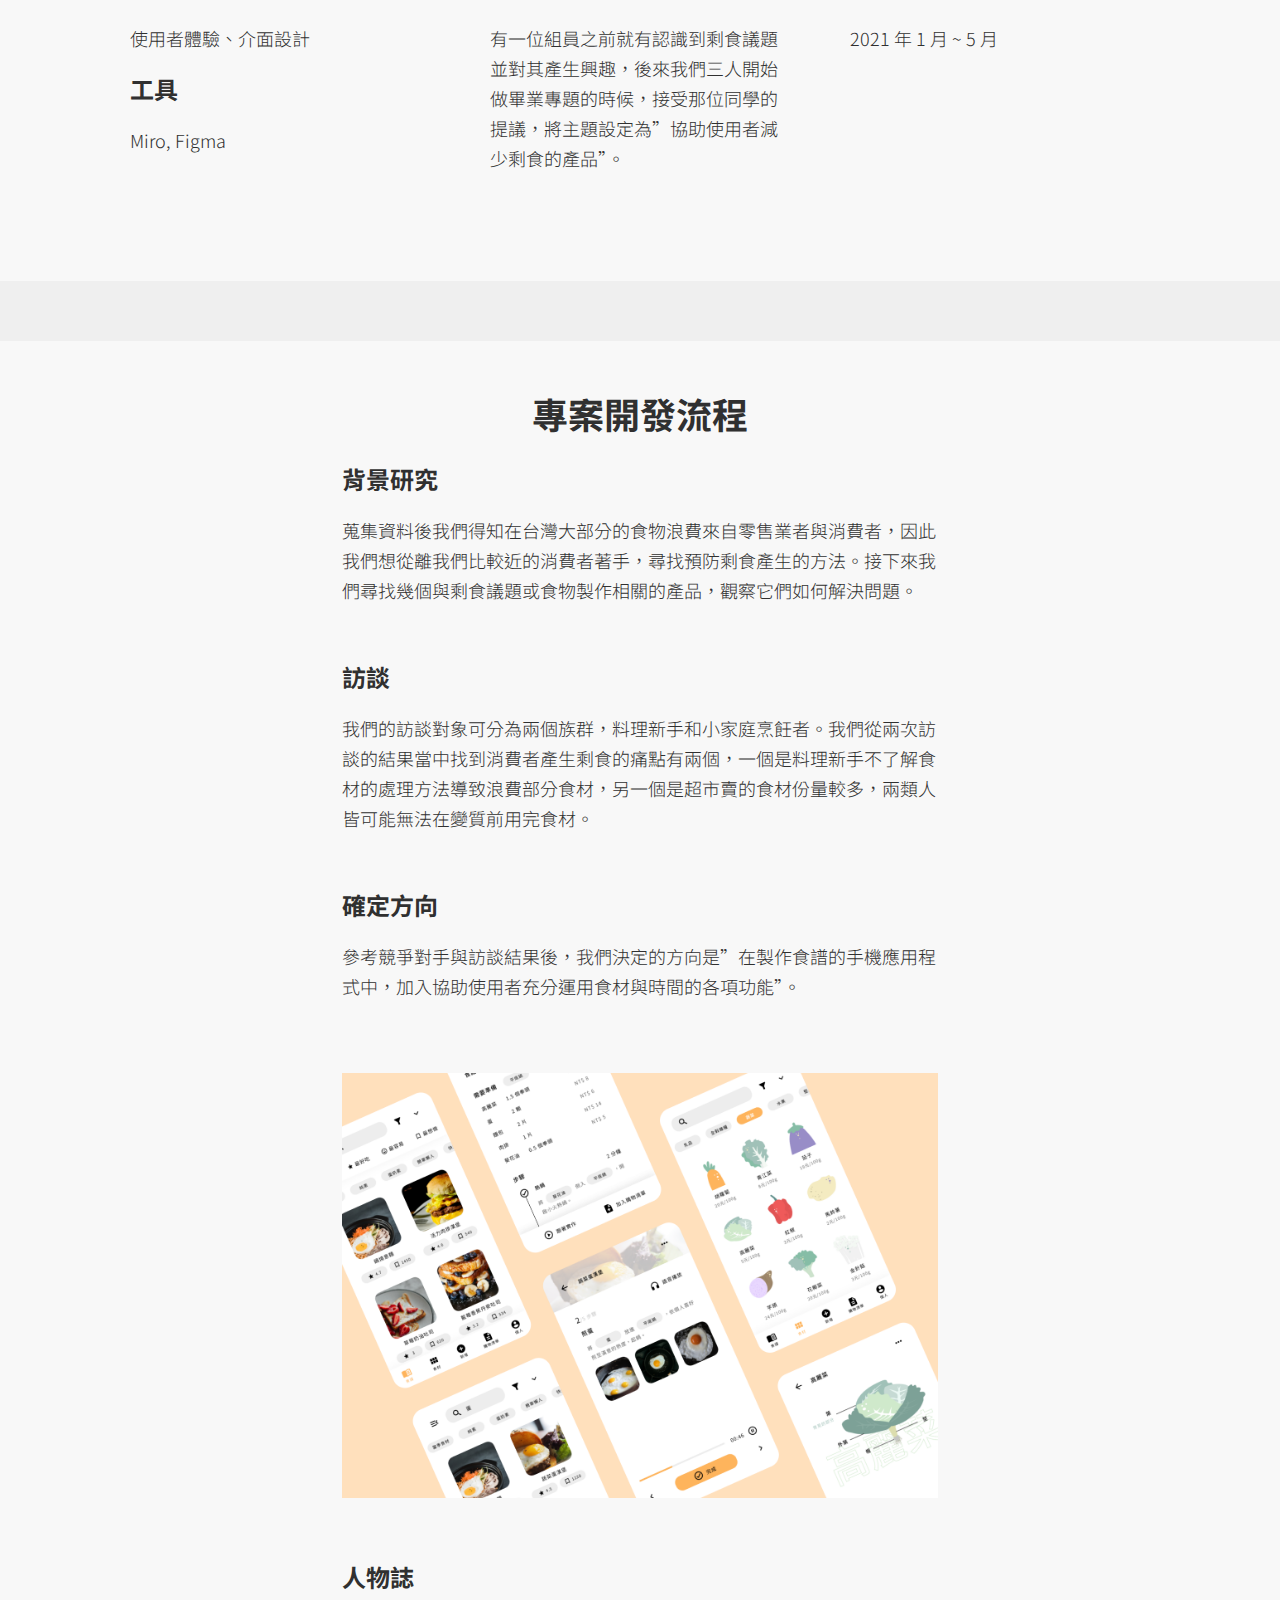
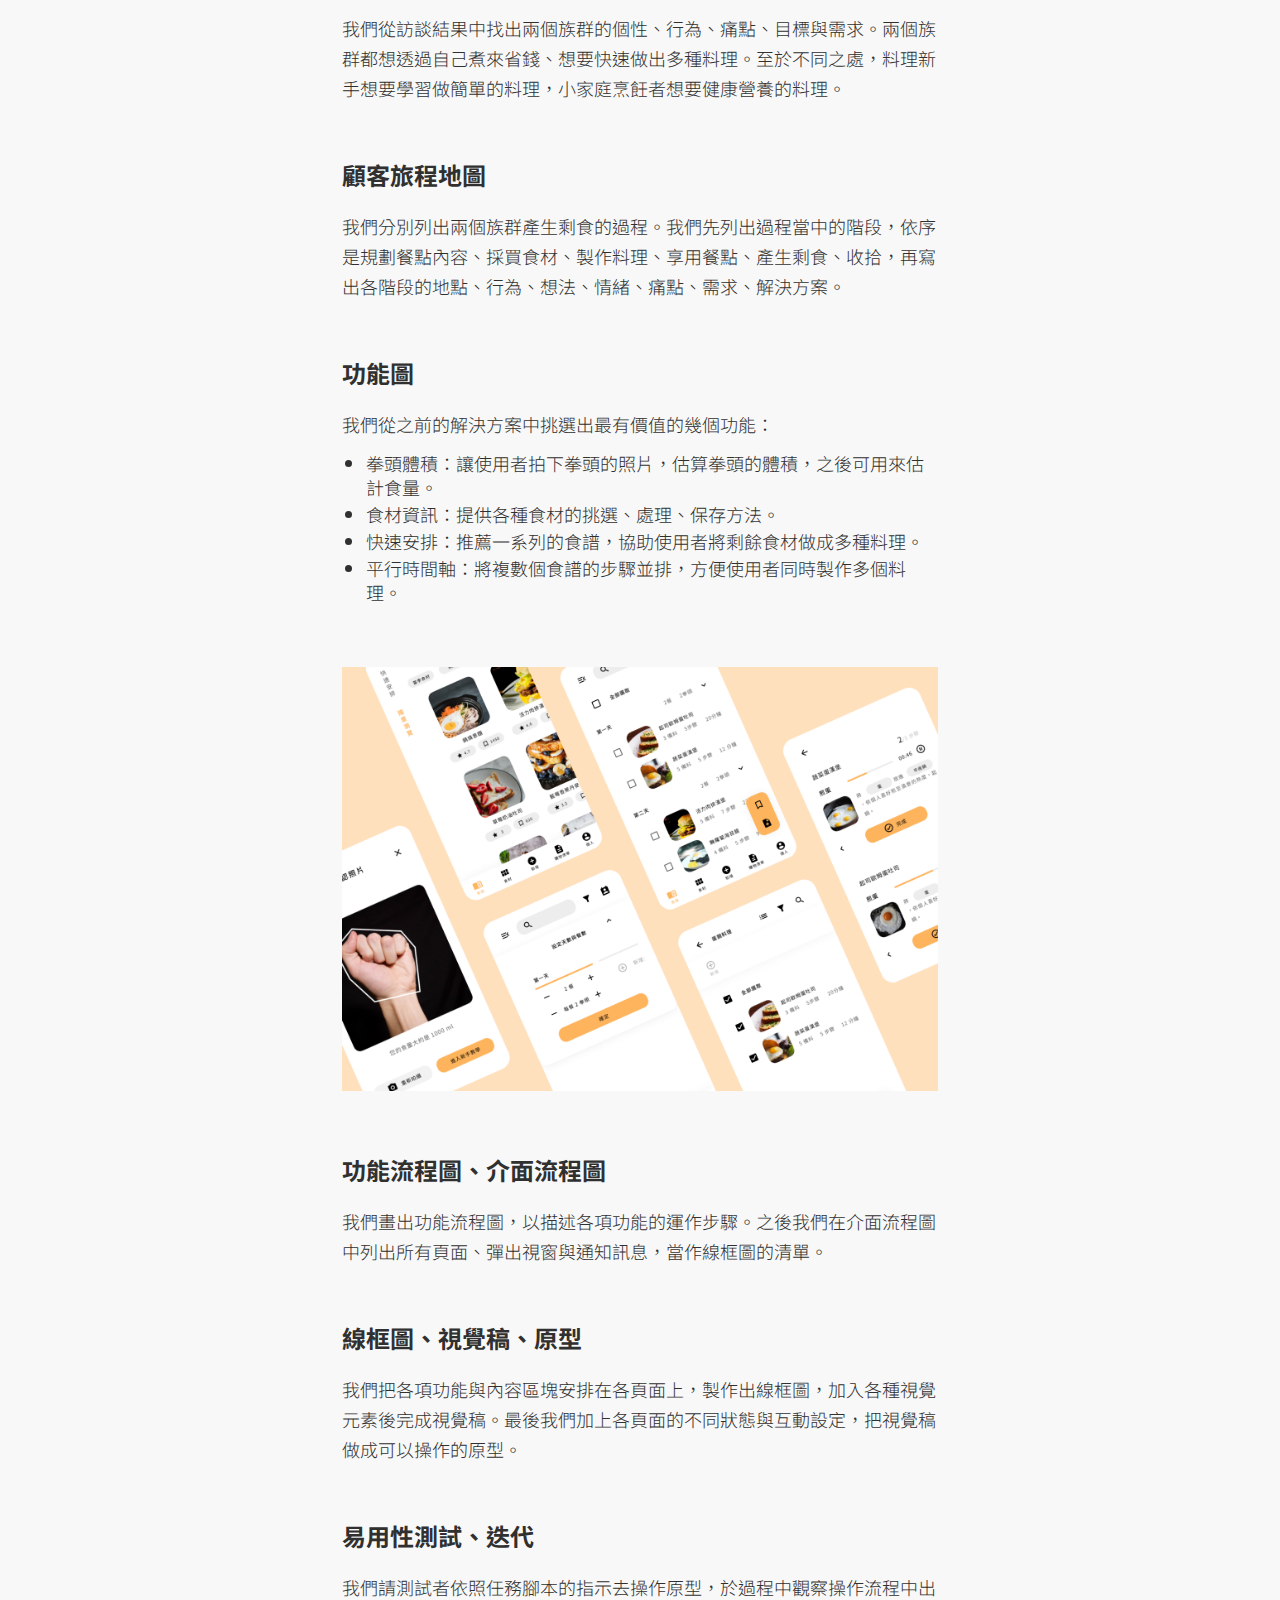
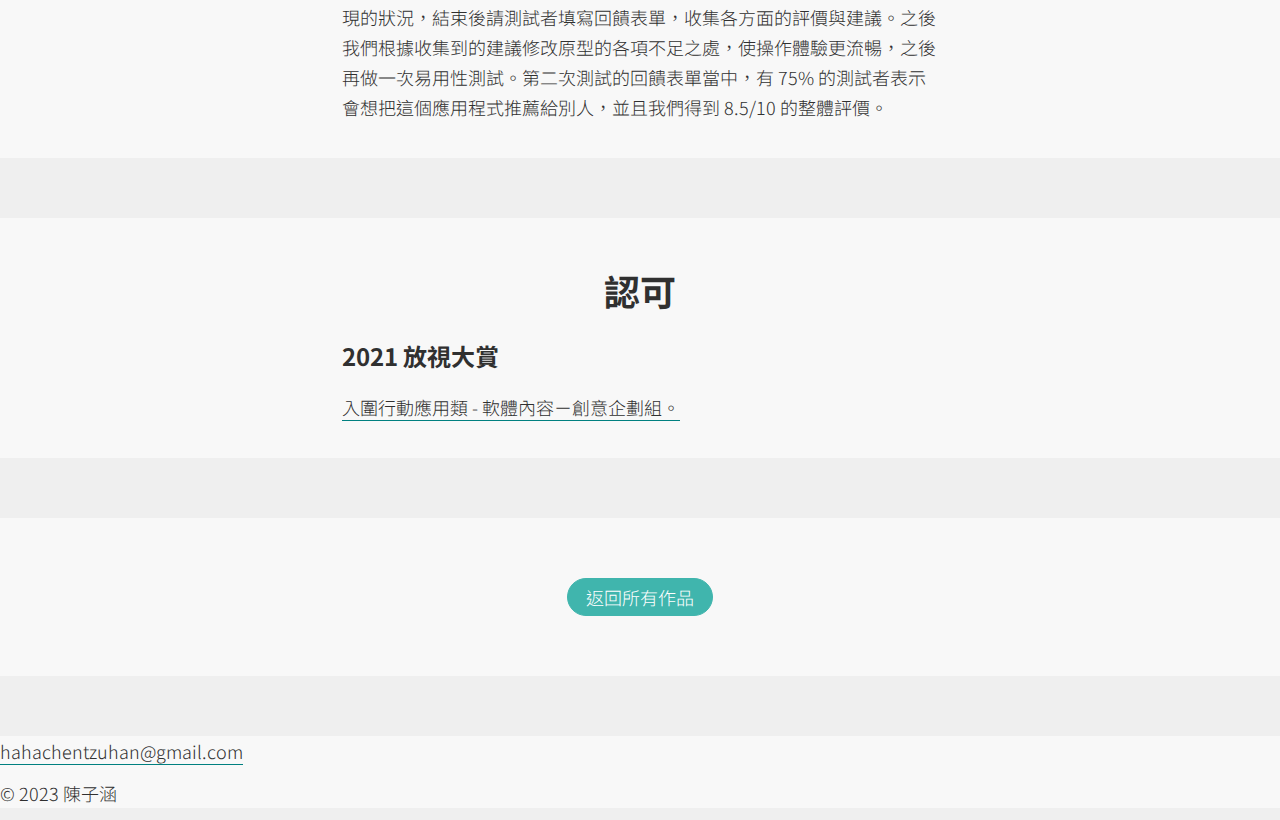
<file: maxValue.html>
<!DOCTYPE html>
<html>
<head>
	<title>陳子涵 | 珍食力</title>
	<meta charset="UTF-8">
	<meta http-equiv="X-UA-Compatible" content="IE=edge">
	<meta name="viewport" content="width=device-width, initial-scale=1.0">
	<meta name="title" content="陳子涵 | 珍食力">
	<meta name="description" content="陳子涵的專案 - 珍食力">

	<!-- favicon -->
	<link rel="apple-touch-icon" sizes="180x180" href="favicon/apple-touch-icon.png">
	<link rel="icon" type="image/png" sizes="32x32" href="favicon/favicon-32x32.png">
	<link rel="icon" type="image/png" sizes="16x16" href="favicon/favicon-16x16.png">
	<link rel="manifest" href="favicon/site.webmanifest">
	
	<!-- font & style -->
	<link rel="preconnect" href="https://fonts.googleapis.com">
	<link rel="preconnect" href="https://fonts.gstatic.com" crossorigin>
	<link href="https://fonts.googleapis.com/css2?family=Noto+Sans+TC:wght@300;700&display=swap" rel="stylesheet">
    <link rel="stylesheet" type="text/css" href="css/style.css">
</head>

<body>
	<nav>
		<a href="index.html" class="home">
			<img src="icons/logo.svg" alt="logo" class="logo">
			<p>陳子涵</p>
		</a>
		<ul class="nav-links">
			<li><a href="index.html#project" class="button mr9">專案</a></li>
			<li><a href="index.html#article" class="button mr9">文章</a></li>
			<li><a href="index.html#about" class="button">關於我</a></li>
		</ul>
	</nav>
	
	<main>
		<div class="hero-section">
			<div class="content">
				<h1><span class="highlight">珍食力</span></h1>
				<h3>協助使用者充分運用食材的手機應用程式原型</h3>
			</div>
		</div>

		<section>
			<img src="images/maxValue_keyVisual.png" alt="珍食力主視覺">
		</section>

		<section>
			<div class="content">
				<div class="grid-area">
					<div>
						<h3>身分</h3>
						<p>使用者體驗、介面設計</p>
						<h3>工具</h3>
						<p>Miro, Figma</p>
					</div>
					<div>
						<h3>背景描述</h3>
						<p>有一位組員之前就有認識到剩食議題並對其產生興趣，後來我們三人開始做畢業專題的時候，接受那位同學的提議，將主題設定為”協助使用者減少剩食的產品”。</p>
					</div>
					<div>
						<h3>執行期間</h3>
						<p>2021 年 1 月 ~ 5 月</p>
					</div>
				</div>
			</div>
		</section>

		<section>
			<div class="content text-area">
				<h2 class="tac">專案開發流程</h2>
				<h3>背景研究</h3>
				<p>蒐集資料後我們得知在台灣大部分的食物浪費來自零售業者與消費者，因此我們想從離我們比較近的消費者著手，尋找預防剩食產生的方法。接下來我們尋找幾個與剩食議題或食物製作相關的產品，觀察它們如何解決問題。</p>
				<br>

				<h3>訪談</h3>
				<p>我們的訪談對象可分為兩個族群，料理新手和小家庭烹飪者。我們從兩次訪談的結果當中找到消費者產生剩食的痛點有兩個，一個是料理新手不了解食材的處理方法導致浪費部分食材，另一個是超市賣的食材份量較多，兩類人皆可能無法在變質前用完食材。</p>
				<br>

				<h3>確定方向</h3>
				<p>參考競爭對手與訪談結果後，我們決定的方向是”在製作食譜的手機應用程式中，加入協助使用者充分運用食材與時間的各項功能”。</p>
				<br><br>
			
				<p><img src="images/maxValue_result1.png" alt="珍食力成果圖片一"></p>
				<br>

				<h3>人物誌</h3>
				<p>我們從訪談結果中找出兩個族群的個性、行為、痛點、目標與需求。兩個族群都想透過自己煮來省錢、想要快速做出多種料理。至於不同之處，料理新手想要學習做簡單的料理，小家庭烹飪者想要健康營養的料理。</p>
				<br>

				<h3>顧客旅程地圖</h3>
				<p>我們分別列出兩個族群產生剩食的過程。我們先列出過程當中的階段，依序是規劃餐點內容、採買食材、製作料理、享用餐點、產生剩食、收拾，再寫出各階段的地點、行為、想法、情緒、痛點、需求、解決方案。</p>
				<br>

				<h3>功能圖</h3>
				<p>我們從之前的解決方案中挑選出最有價值的幾個功能：</p>
				<ul>
					<li>拳頭體積：讓使用者拍下拳頭的照片，估算拳頭的體積，之後可用來估計食量。</li>
					<li>食材資訊：提供各種食材的挑選、處理、保存方法。</li>
					<li>快速安排：推薦一系列的食譜，協助使用者將剩餘食材做成多種料理。</li>
					<li>平行時間軸：將複數個食譜的步驟並排，方便使用者同時製作多個料理。</li>
				</ul>
				<br><br>

				<p><img src="images/maxValue_result2.png" alt="珍食力成果圖片二"></p>
				<br>

				<h3>功能流程圖、介面流程圖</h3>
				<p>我們畫出功能流程圖，以描述各項功能的運作步驟。之後我們在介面流程圖中列出所有頁面、彈出視窗與通知訊息，當作線框圖的清單。</p>
				<br>

				<h3>線框圖、視覺稿、原型</h3>
				<p>我們把各項功能與內容區塊安排在各頁面上，製作出線框圖，加入各種視覺元素後完成視覺稿。最後我們加上各頁面的不同狀態與互動設定，把視覺稿做成可以操作的原型。</p>
				<br>

				<h3>易用性測試、迭代</h3>
				<p>我們請測試者依照任務腳本的指示去操作原型，於過程中觀察操作流程中出現的狀況，結束後請測試者填寫回饋表單，收集各方面的評價與建議。之後我們根據收集到的建議修改原型的各項不足之處，使操作體驗更流暢，之後再做一次易用性測試。第二次測試的回饋表單當中，有 75% 的測試者表示會想把這個應用程式推薦給別人，並且我們得到 8.5/10 的整體評價。</p>
			</div>
		</section>

		<section>
			<div class="content text-area">
				<h2 class="tac">認可</h2>
				<h3>2021 放視大賞</h3>
				<p><a href="https://www.dcaward-vgw.org.tw/tw/onlineExhibition/winningWorks/detail/31427" target="_blank" rel="noreferrer" class="link">入圍行動應用類 - 軟體內容－創意企劃組。</a></p>
			</div>
		</section>

		<section>
			<div class="content">
				<p class="tac"><a href="index.html#project" class="button">返回所有作品</a></p>
			</div>
		</section>
	</main>

	<footer>
		<p><a href="mailto:hahachentzuhan@gmail.com" target="_blank" rel="noreferrer" class="link">hahachentzuhan@gmail.com</a></p>
		<p>© 2023 陳子涵</p>
	</footer>
</body>
</html>
</file>
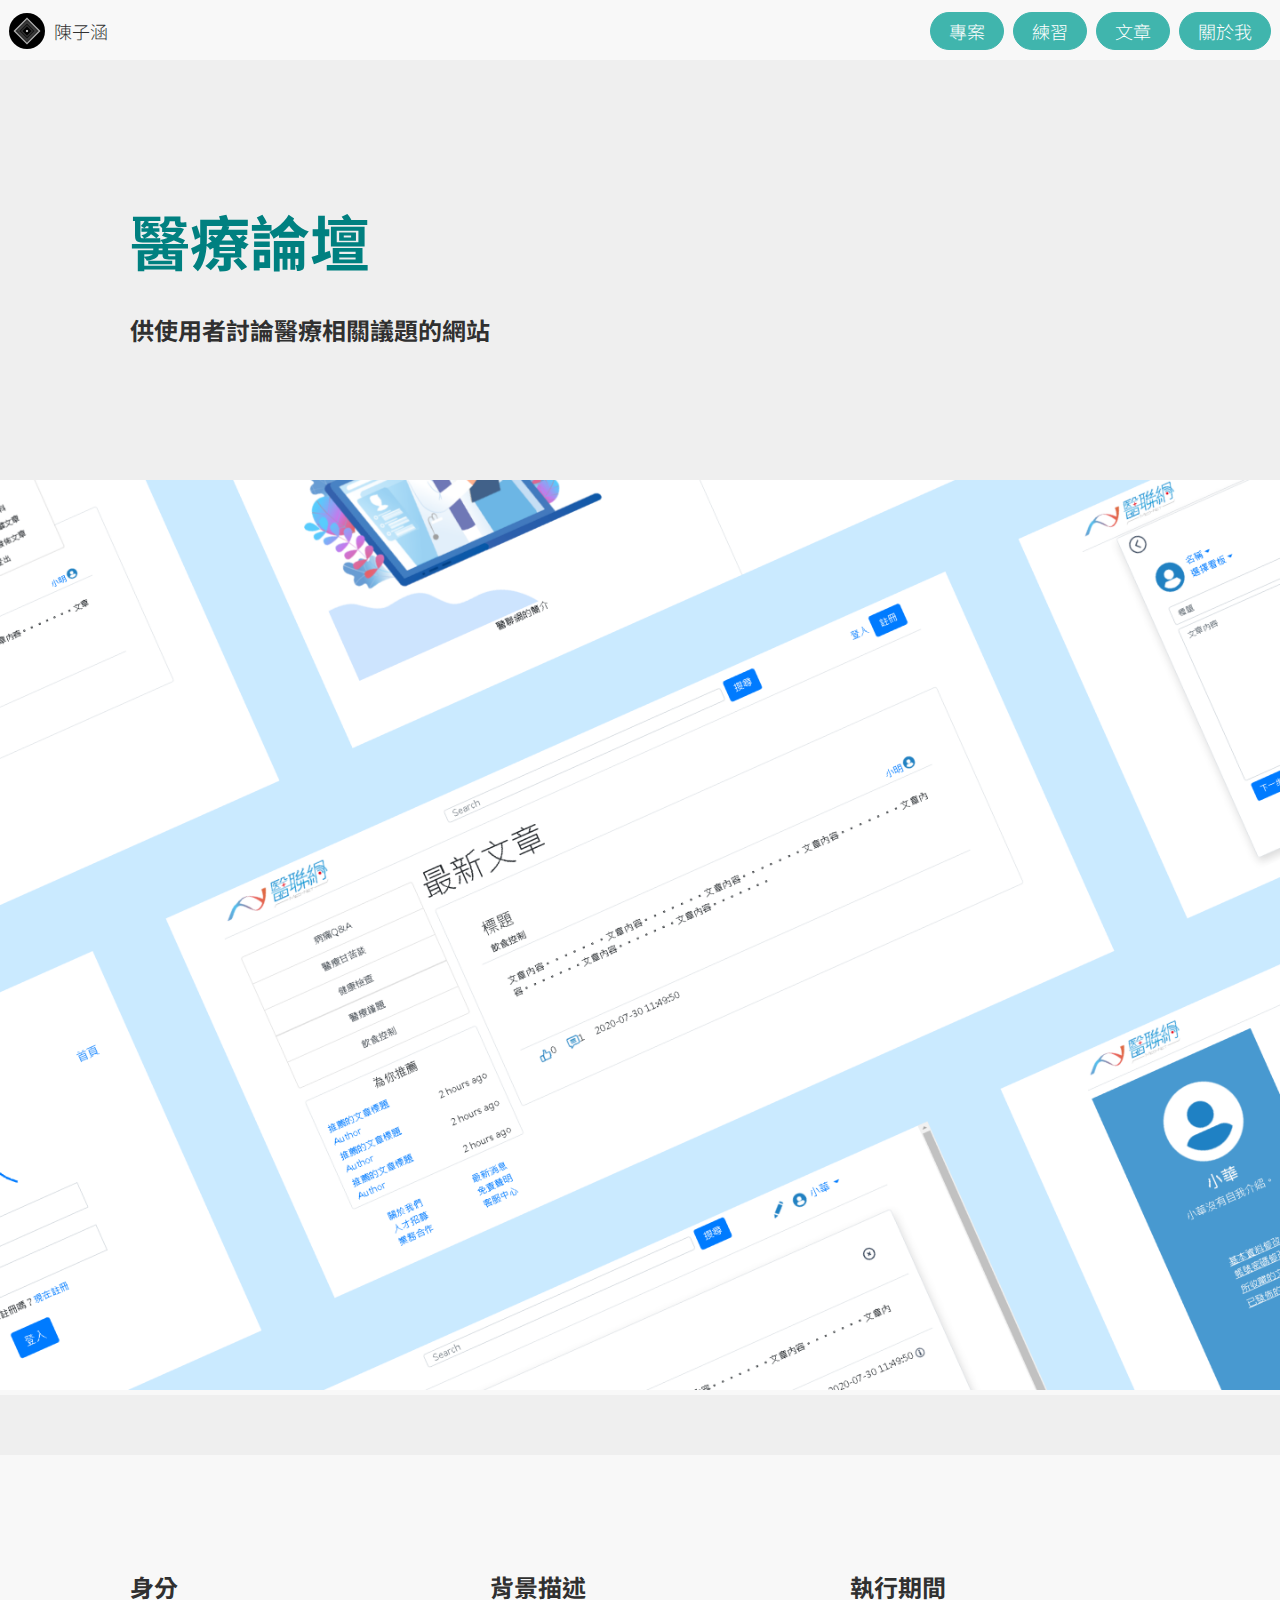
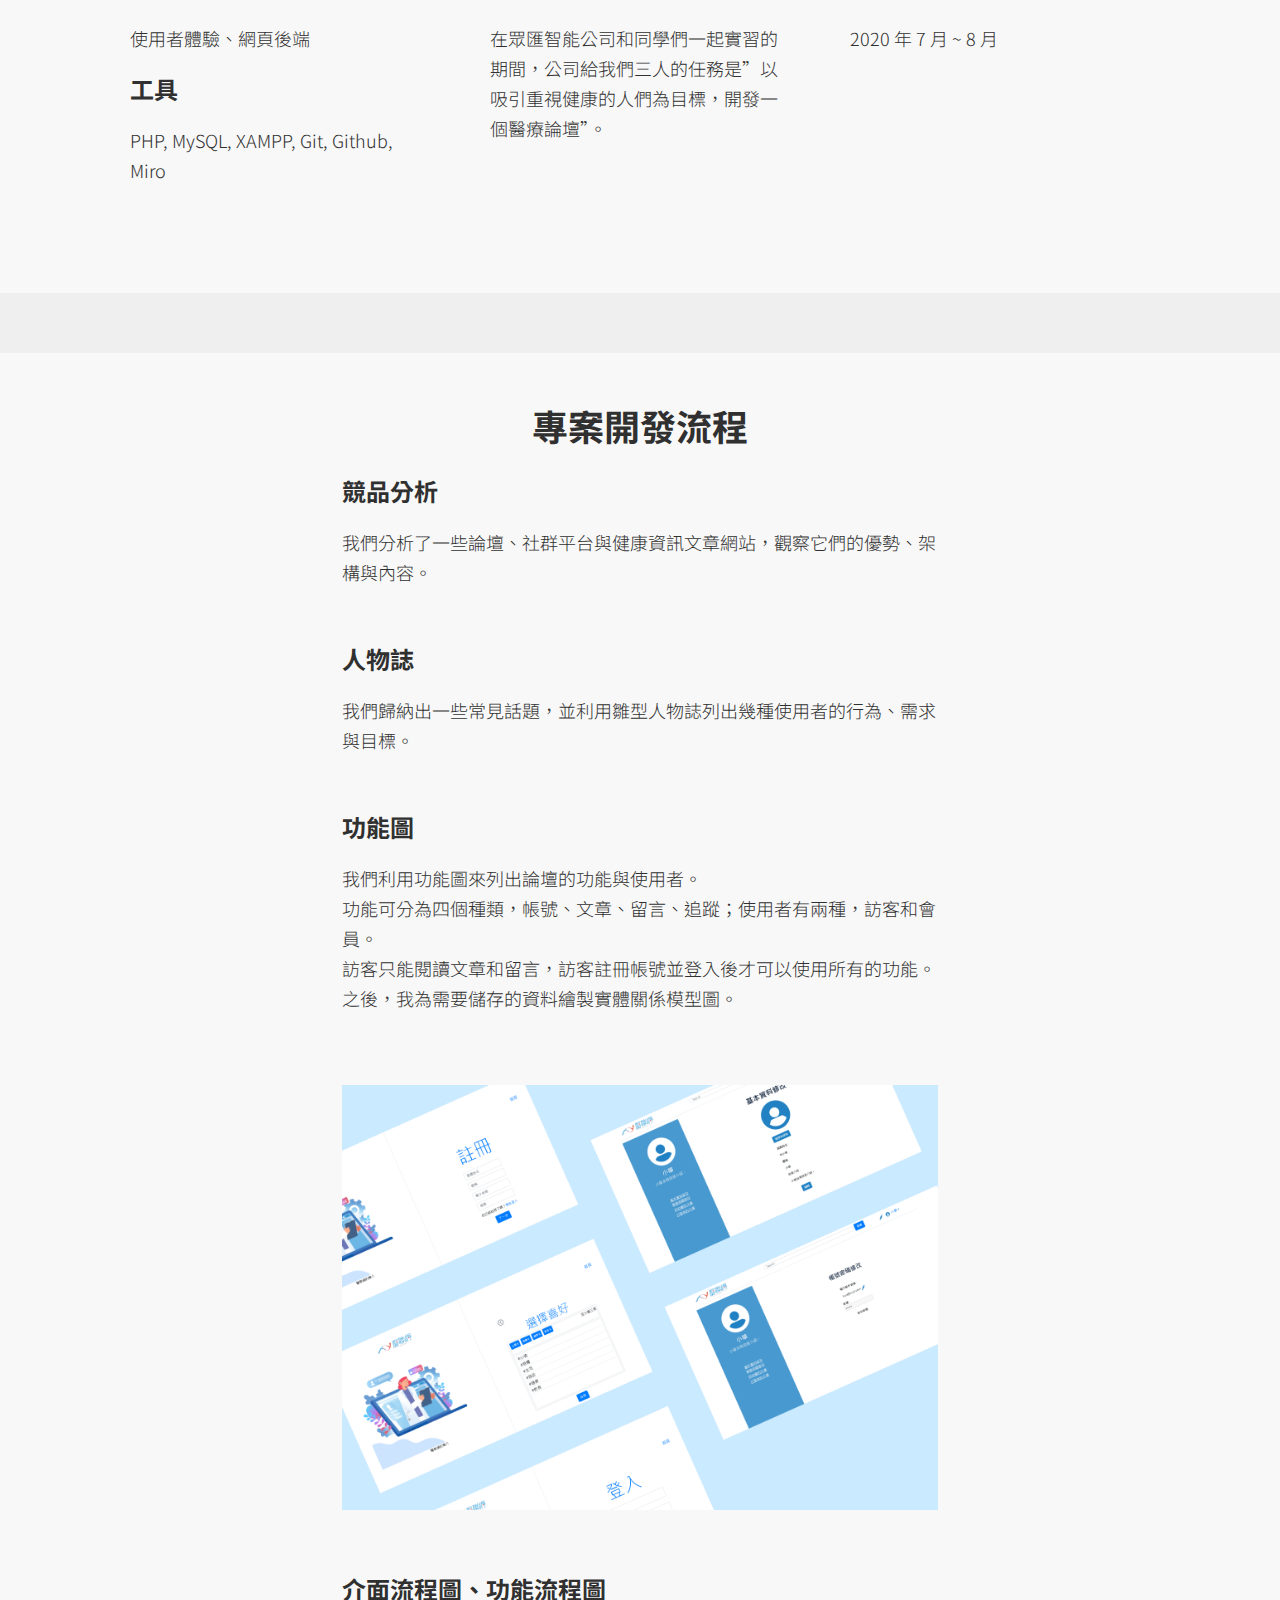
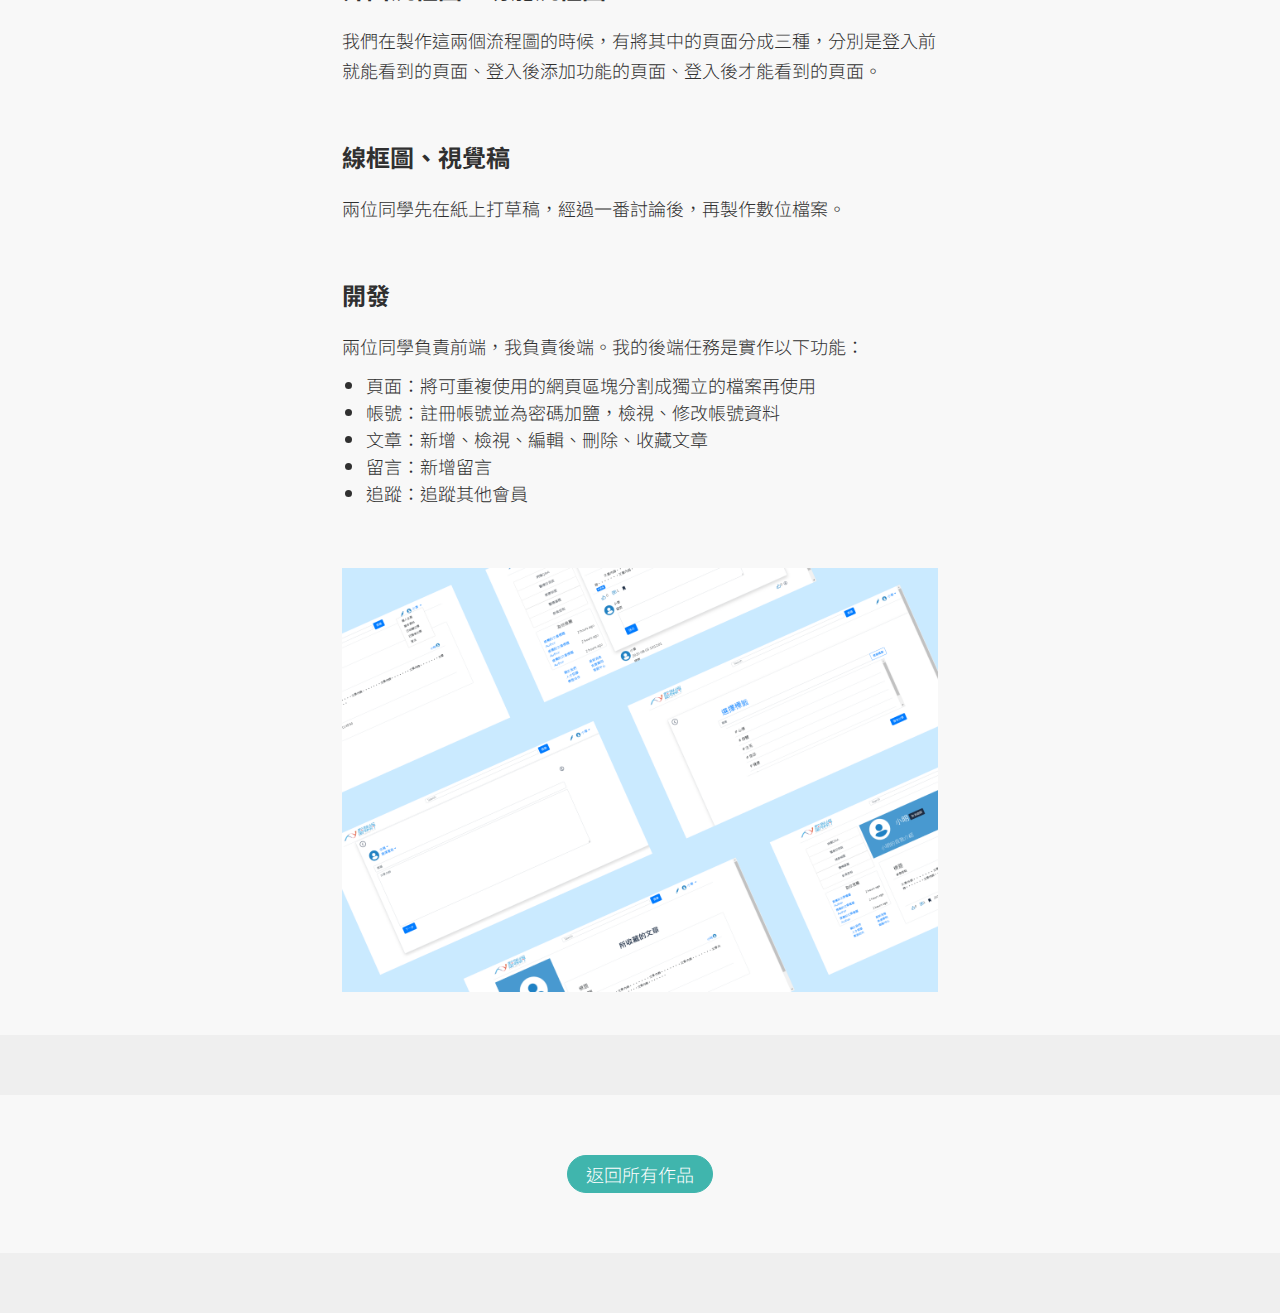
<file: medical-forum.html>
<!DOCTYPE html>
<html>
<head>
	<title>陳子涵 | 醫療論壇</title>
	<meta charset="UTF-8">
	<meta http-equiv="X-UA-Compatible" content="IE=edge">
	<meta name="viewport" content="width=device-width, initial-scale=1.0">
	<meta name="title" content="陳子涵 | 醫療論壇">
	<meta name="description" content="陳子涵的專案 - 醫療論壇">

	<!-- favicon -->
	<link rel="apple-touch-icon" sizes="180x180" href="favicon/apple-touch-icon.png">
	<link rel="icon" type="image/png" sizes="32x32" href="favicon/favicon-32x32.png">
	<link rel="icon" type="image/png" sizes="16x16" href="favicon/favicon-16x16.png">
	<link rel="manifest" href="favicon/site.webmanifest">
	
	<!-- font & style -->
	<link rel="preconnect" href="https://fonts.googleapis.com">
	<link rel="preconnect" href="https://fonts.gstatic.com" crossorigin>
	<link href="https://fonts.googleapis.com/css2?family=Noto+Sans+TC:wght@300;700&display=swap" rel="stylesheet">
	<link rel="stylesheet" type="text/css" href="css/style.css">

	<!-- Google tag (gtag.js) -->
	<script async src="https://www.googletagmanager.com/gtag/js?id=G-4FQPG607TH"></script>
	<script>
		window.dataLayer = window.dataLayer || [];
		function gtag(){dataLayer.push(arguments);}
		gtag('js', new Date());

		gtag('config', 'G-4FQPG607TH');
	</script>
</head>

<body>
	<nav>
		<a href="index.html" class="home">
			<img src="icons/logo.svg" alt="logo" class="logo">
			<p>陳子涵</p>
		</a>
		<ul class="nav-links">
			<li><a href="index.html#project" class="button mr9">專案</a></li>
			<li><a href="index.html#practice" class="button mr9">練習</a></li>
			<li><a href="index.html#article" class="button mr9">文章</a></li>
			<li><a href="index.html#about" class="button">關於我</a></li>
		</ul>
	</nav>
	
	<main>
		<div class="hero-section">
			<div class="content">
				<h1><span class="highlight">醫療論壇</span></h1>
				<h3>供使用者討論醫療相關議題的網站</h3>
			</div>
		</div>

		<section>
			<img src="images/medical-forum.png" alt="醫療論壇主視覺">
		</section>

		<section>
			<div class="content">
				<div class="grid-area">
					<div>
						<h3>身分</h3>
						<p>使用者體驗、網頁後端</p>
						<h3>工具</h3>
						<p>PHP, MySQL, XAMPP, Git, Github, Miro</p>
					</div>
					<div>
						<h3>背景描述</h3>
						<p>在眾匯智能公司和同學們一起實習的期間，公司給我們三人的任務是”以吸引重視健康的人們為目標，開發一個醫療論壇”。</p>
					</div>
					<div>
						<h3>執行期間</h3>
						<p>2020 年 7 月 ~ 8 月</p>
					</div>
				</div>
			</div>
		</section>

		<section>
			<div class="content text-area">
				<h2 class="tac">專案開發流程</h2>
				<h3>競品分析</h3>
				<p>我們分析了一些論壇、社群平台與健康資訊文章網站，觀察它們的優勢、架構與內容。</p>
				<br>

				<h3>人物誌</h3>
				<p>我們歸納出一些常見話題，並利用雛型人物誌列出幾種使用者的行為、需求與目標。</p>
				<br>

				<h3>功能圖</h3>
				<p>我們利用功能圖來列出論壇的功能與使用者。<br>功能可分為四個種類，帳號、文章、留言、追蹤；使用者有兩種，訪客和會員。<br>訪客只能閱讀文章和留言，訪客註冊帳號並登入後才可以使用所有的功能。<br>之後，我為需要儲存的資料繪製實體關係模型圖。</p>
				<br><br>

				<p><img src="images/medical-forum-1.png" alt="醫療論壇成果圖片一"></p>
				<br>

				<h3>介面流程圖、功能流程圖</h3>
				<p>我們在製作這兩個流程圖的時候，有將其中的頁面分成三種，分別是登入前就能看到的頁面、登入後添加功能的頁面、登入後才能看到的頁面。</p>
				<br>

				<h3>線框圖、視覺稿</h3>
				<p>兩位同學先在紙上打草稿，經過一番討論後，再製作數位檔案。</p>
				<br>

				<h3>開發</h3>
				<p>兩位同學負責前端，我負責後端。我的後端任務是實作以下功能：</p>
				<ul>
					<li>頁面：將可重複使用的網頁區塊分割成獨立的檔案再使用</li>
					<li>帳號：註冊帳號並為密碼加鹽，檢視、修改帳號資料</li>
					<li>文章：新增、檢視、編輯、刪除、收藏文章</li>
					<li>留言：新增留言</li>
					<li>追蹤：追蹤其他會員</li>
				</ul>
				<br><br>

				<p><img src="images/medical-forum-2.png" alt="醫療論壇成果圖片二"></p>
			</div>
		</section>

		<section>
			<div class="content">
				<p class="tac"><a href="index.html#project" class="button">返回所有作品</a></p>
			</div>
		</section>
	</main>
</body>
</html>
</file>
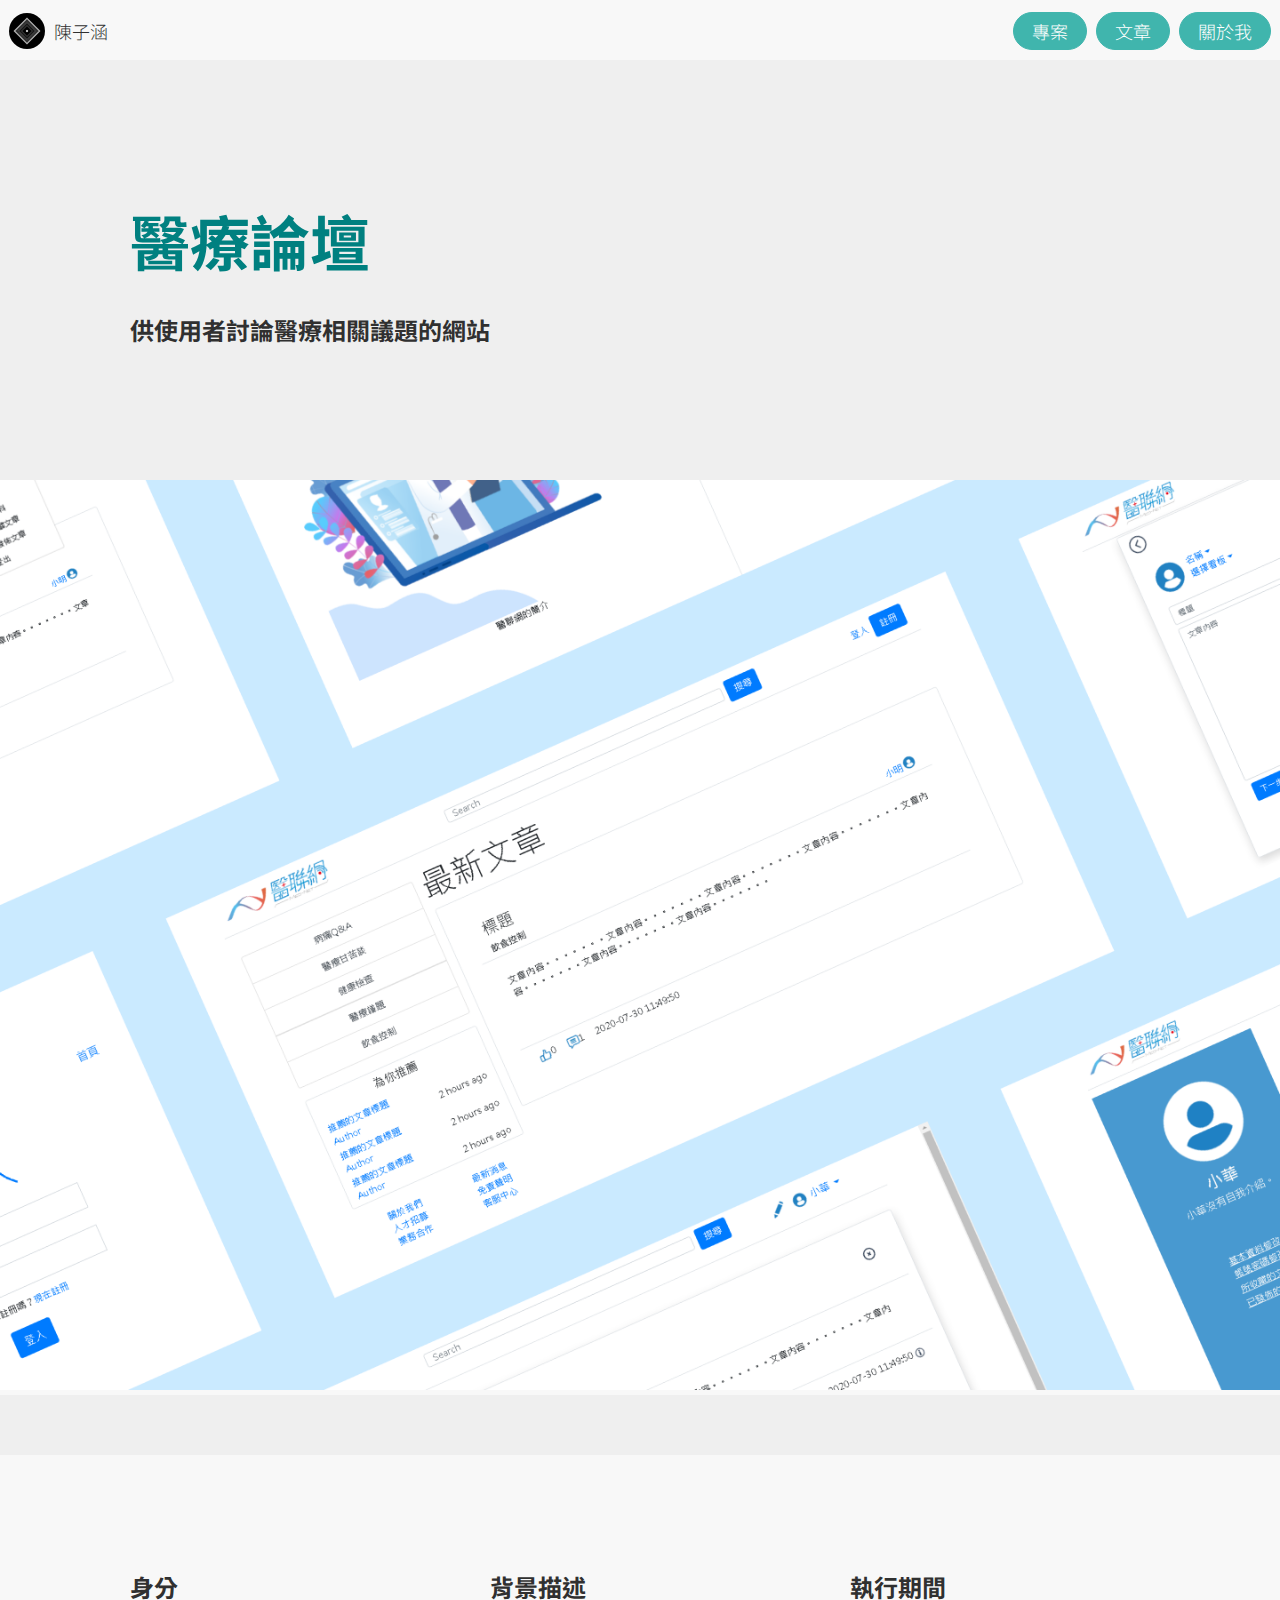
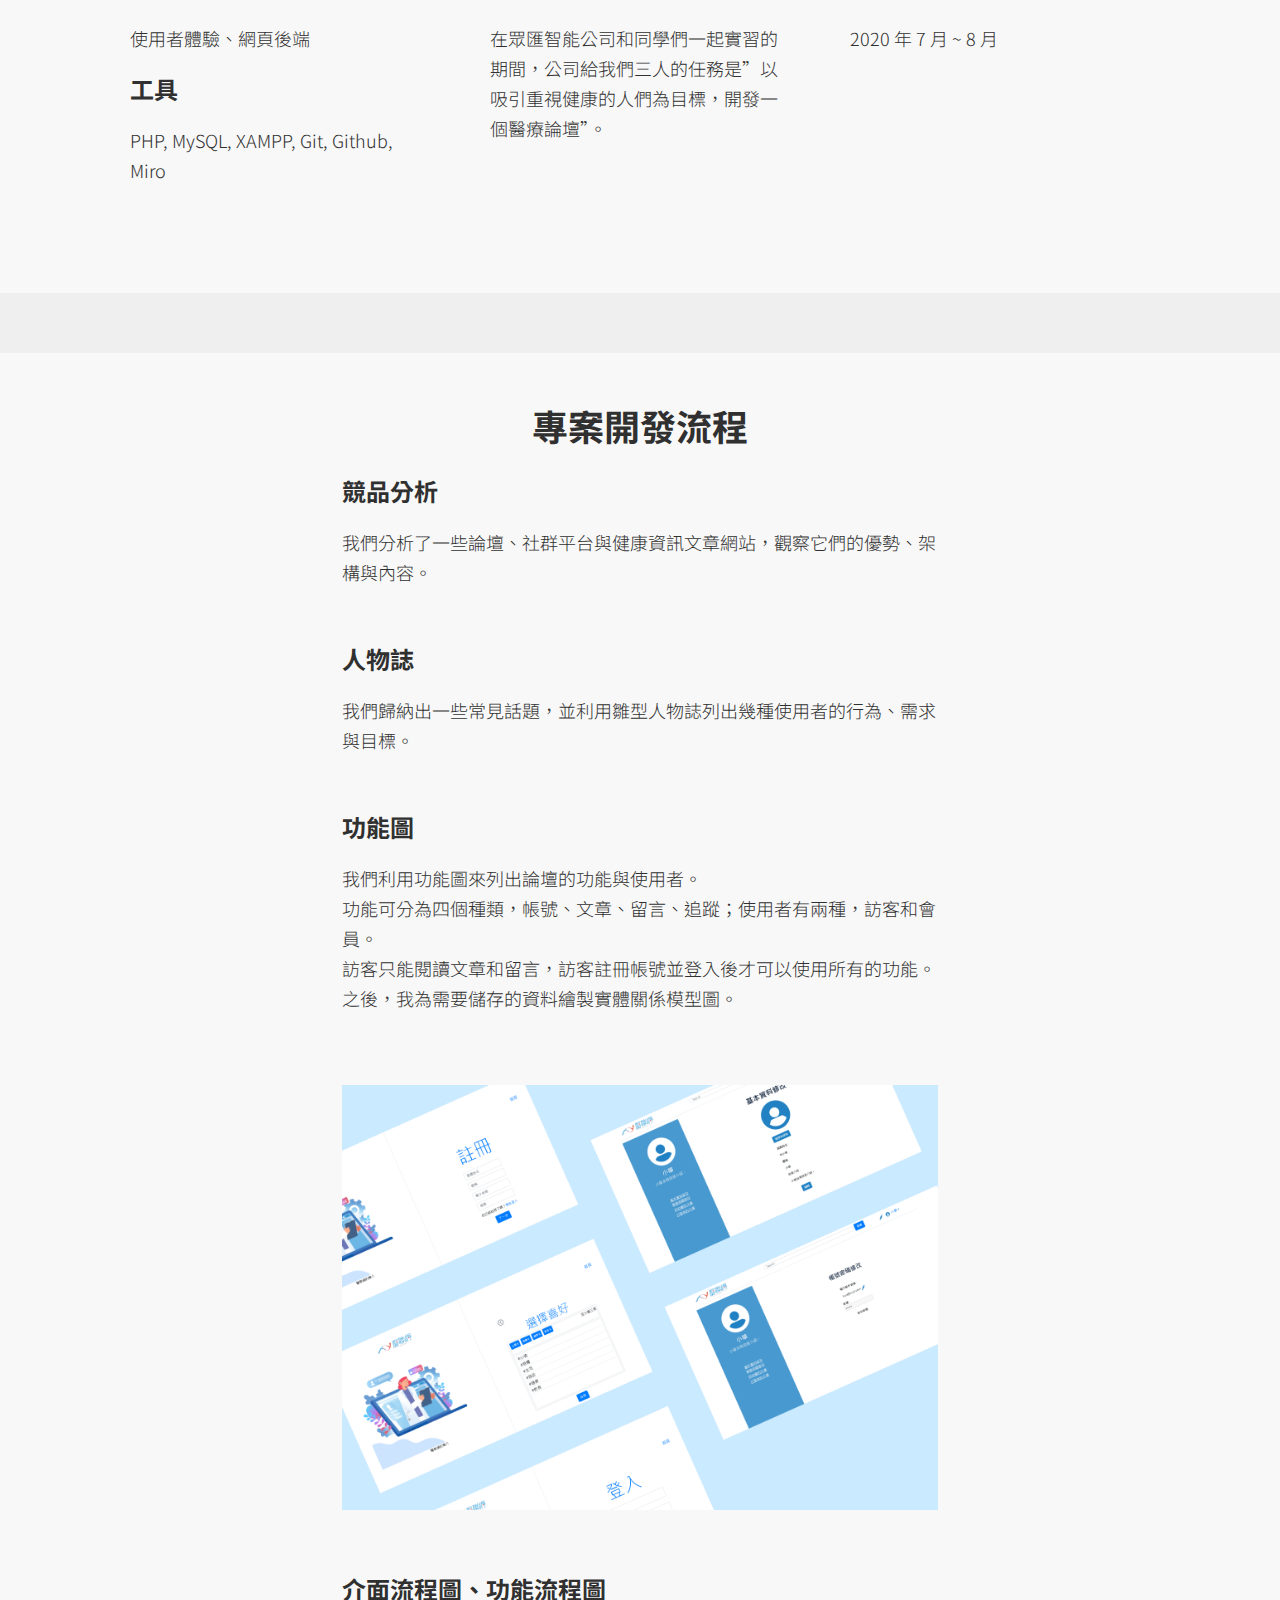
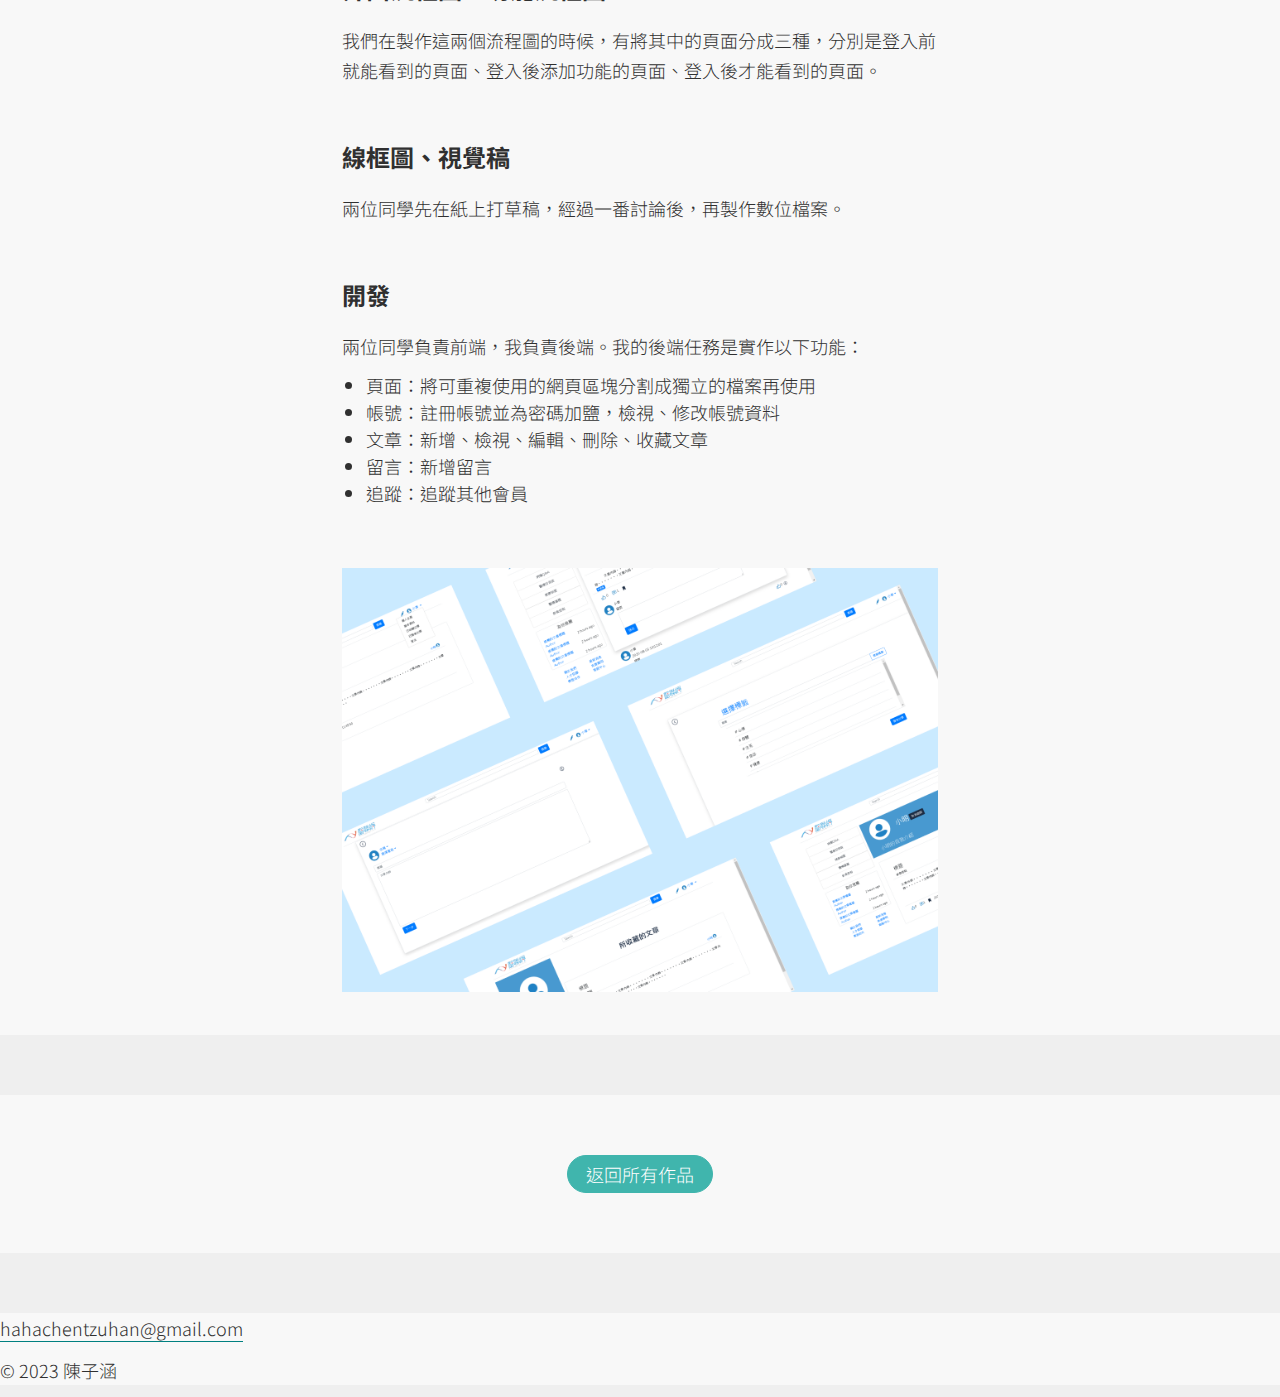
<file: medicalForum.html>
<!DOCTYPE html>
<html>
<head>
	<title>陳子涵 | 醫療論壇</title>
	<meta charset="UTF-8">
	<meta http-equiv="X-UA-Compatible" content="IE=edge">
	<meta name="viewport" content="width=device-width, initial-scale=1.0">
	<meta name="title" content="陳子涵 | 醫療論壇">
	<meta name="description" content="陳子涵的專案 - 醫療論壇">

	<!-- favicon -->
	<link rel="apple-touch-icon" sizes="180x180" href="favicon/apple-touch-icon.png">
	<link rel="icon" type="image/png" sizes="32x32" href="favicon/favicon-32x32.png">
	<link rel="icon" type="image/png" sizes="16x16" href="favicon/favicon-16x16.png">
	<link rel="manifest" href="favicon/site.webmanifest">
	
	<!-- font & style -->
	<link rel="preconnect" href="https://fonts.googleapis.com">
	<link rel="preconnect" href="https://fonts.gstatic.com" crossorigin>
	<link href="https://fonts.googleapis.com/css2?family=Noto+Sans+TC:wght@300;700&display=swap" rel="stylesheet">
    <link rel="stylesheet" type="text/css" href="css/style.css">
</head>

<body>
	<nav>
		<a href="index.html" class="home">
			<img src="icons/logo.svg" alt="logo" class="logo">
			<p>陳子涵</p>
		</a>
		<ul class="nav-links">
			<li><a href="index.html#project" class="button mr9">專案</a></li>
			<li><a href="index.html#article" class="button mr9">文章</a></li>
			<li><a href="index.html#about" class="button">關於我</a></li>
		</ul>
	</nav>
	
	<main>
		<div class="hero-section">
			<div class="content">
				<h1><span class="highlight">醫療論壇</span></h1>
				<h3>供使用者討論醫療相關議題的網站</h3>
			</div>
		</div>

		<section>
			<img src="images/medicalForum_keyVisual.png" alt="醫療論壇主視覺">
		</section>

		<section>
			<div class="content">
				<div class="grid-area">
					<div>
						<h3>身分</h3>
						<p>使用者體驗、網頁後端</p>
						<h3>工具</h3>
						<p>PHP, MySQL, XAMPP, Git, Github, Miro</p>
					</div>
					<div>
						<h3>背景描述</h3>
						<p>在眾匯智能公司和同學們一起實習的期間，公司給我們三人的任務是”以吸引重視健康的人們為目標，開發一個醫療論壇”。</p>
					</div>
					<div>
						<h3>執行期間</h3>
						<p>2020 年 7 月 ~ 8 月</p>
					</div>
				</div>
			</div>
		</section>

		<section>
			<div class="content text-area">
				<h2 class="tac">專案開發流程</h2>
				<h3>競品分析</h3>
				<p>我們分析了一些論壇、社群平台與健康資訊文章網站，觀察它們的優勢、架構與內容。</p>
				<br>

				<h3>人物誌</h3>
				<p>我們歸納出一些常見話題，並利用雛型人物誌列出幾種使用者的行為、需求與目標。</p>
				<br>

				<h3>功能圖</h3>
				<p>我們利用功能圖來列出論壇的功能與使用者。<br>功能可分為四個種類，帳號、文章、留言、追蹤；使用者有兩種，訪客和會員。<br>訪客只能閱讀文章和留言，訪客註冊帳號並登入後才可以使用所有的功能。<br>之後，我為需要儲存的資料繪製實體關係模型圖。</p>
				<br><br>

				<p><img src="images/medicalForum_result1.png" alt="醫療論壇成果圖片一"></p>
				<br>

				<h3>介面流程圖、功能流程圖</h3>
				<p>我們在製作這兩個流程圖的時候，有將其中的頁面分成三種，分別是登入前就能看到的頁面、登入後添加功能的頁面、登入後才能看到的頁面。</p>
				<br>

				<h3>線框圖、視覺稿</h3>
				<p>兩位同學先在紙上打草稿，經過一番討論後，再製作數位檔案。</p>
				<br>

				<h3>開發</h3>
				<p>兩位同學負責前端，我負責後端。我的後端任務是實作以下功能：</p>
				<ul>
					<li>頁面：將可重複使用的網頁區塊分割成獨立的檔案再使用</li>
					<li>帳號：註冊帳號並為密碼加鹽，檢視、修改帳號資料</li>
					<li>文章：新增、檢視、編輯、刪除、收藏文章</li>
					<li>留言：新增留言</li>
					<li>追蹤：追蹤其他會員</li>
				</ul>
				<br><br>

				<p><img src="images/medicalForum_result2.png" alt="醫療論壇成果圖片二"></p>
			</div>
		</section>

		<section>
			<div class="content">
				<p class="tac"><a href="index.html#project" class="button">返回所有作品</a></p>
			</div>
		</section>
	</main>

	<footer>
		<p><a href="mailto:hahachentzuhan@gmail.com" target="_blank" rel="noreferrer" class="link">hahachentzuhan@gmail.com</a></p>
		<p>© 2023 陳子涵</p>
	</footer>
</body>
</html>
</file>
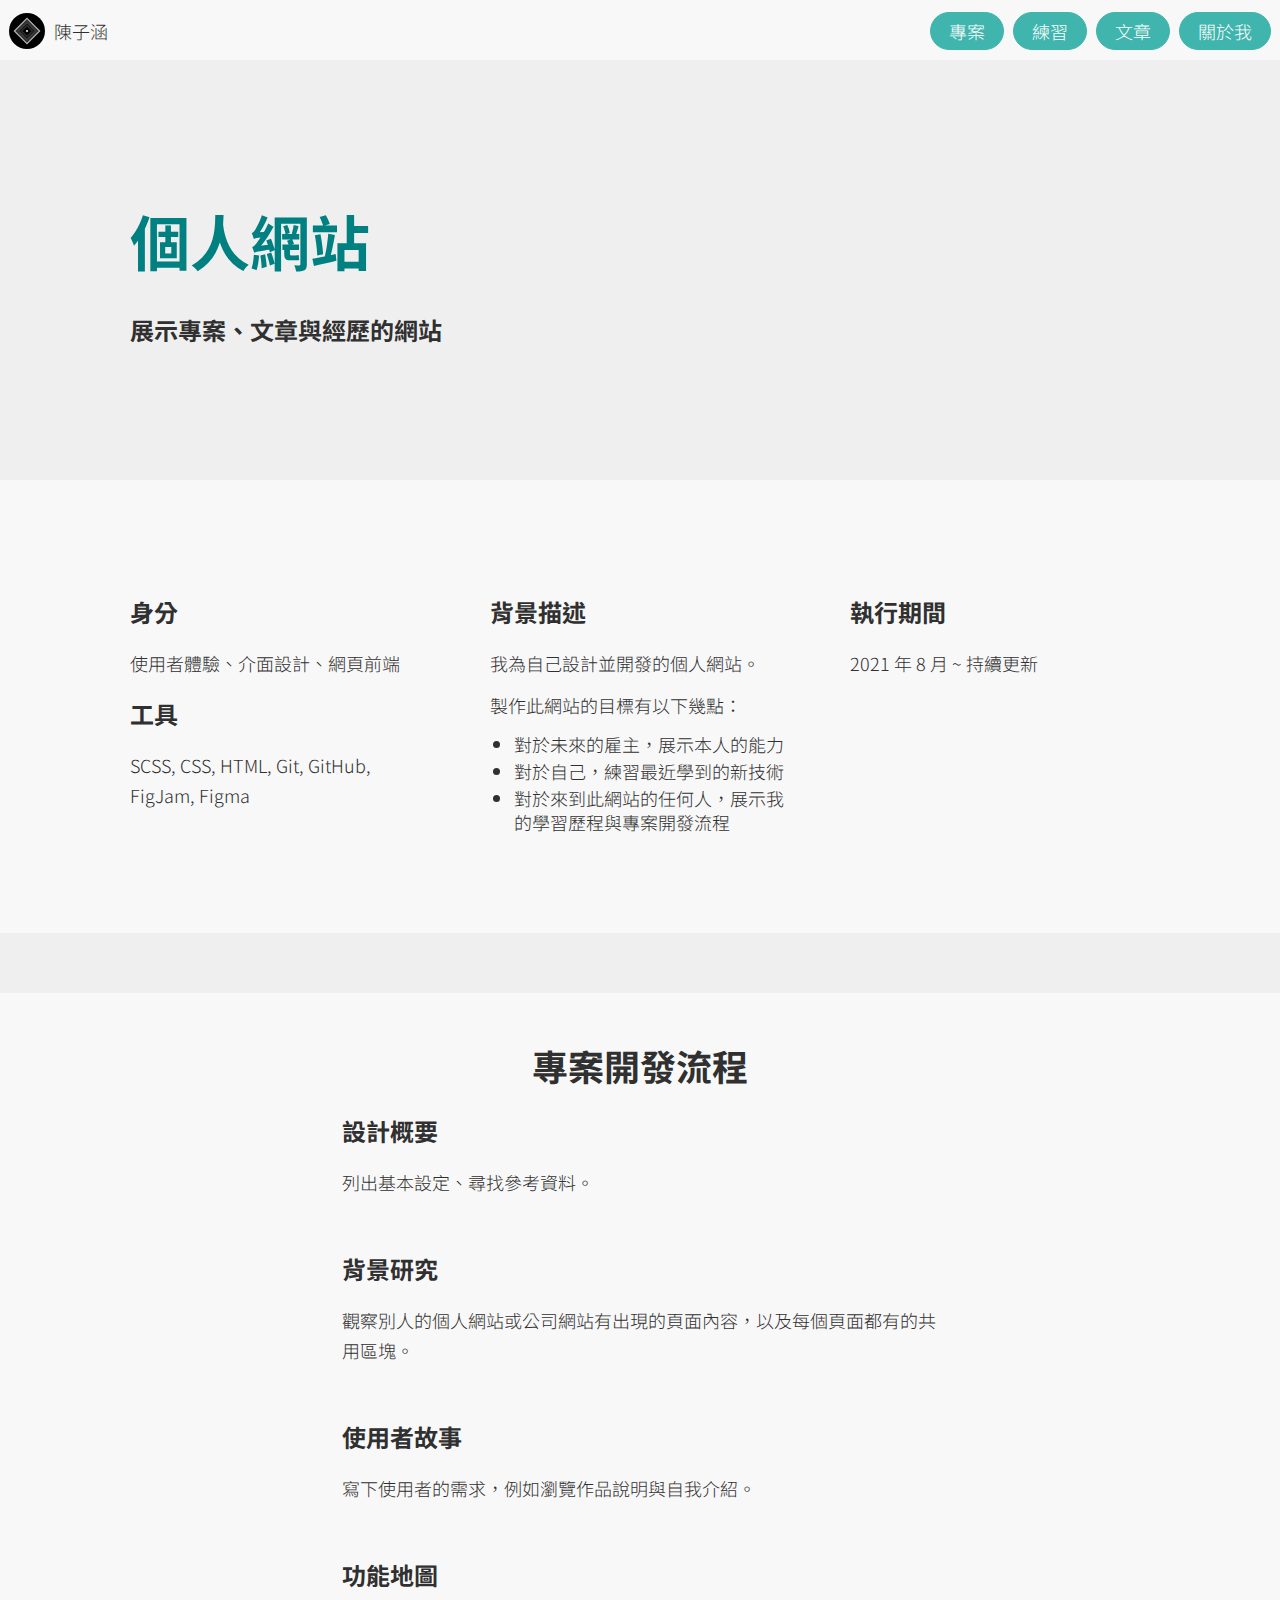
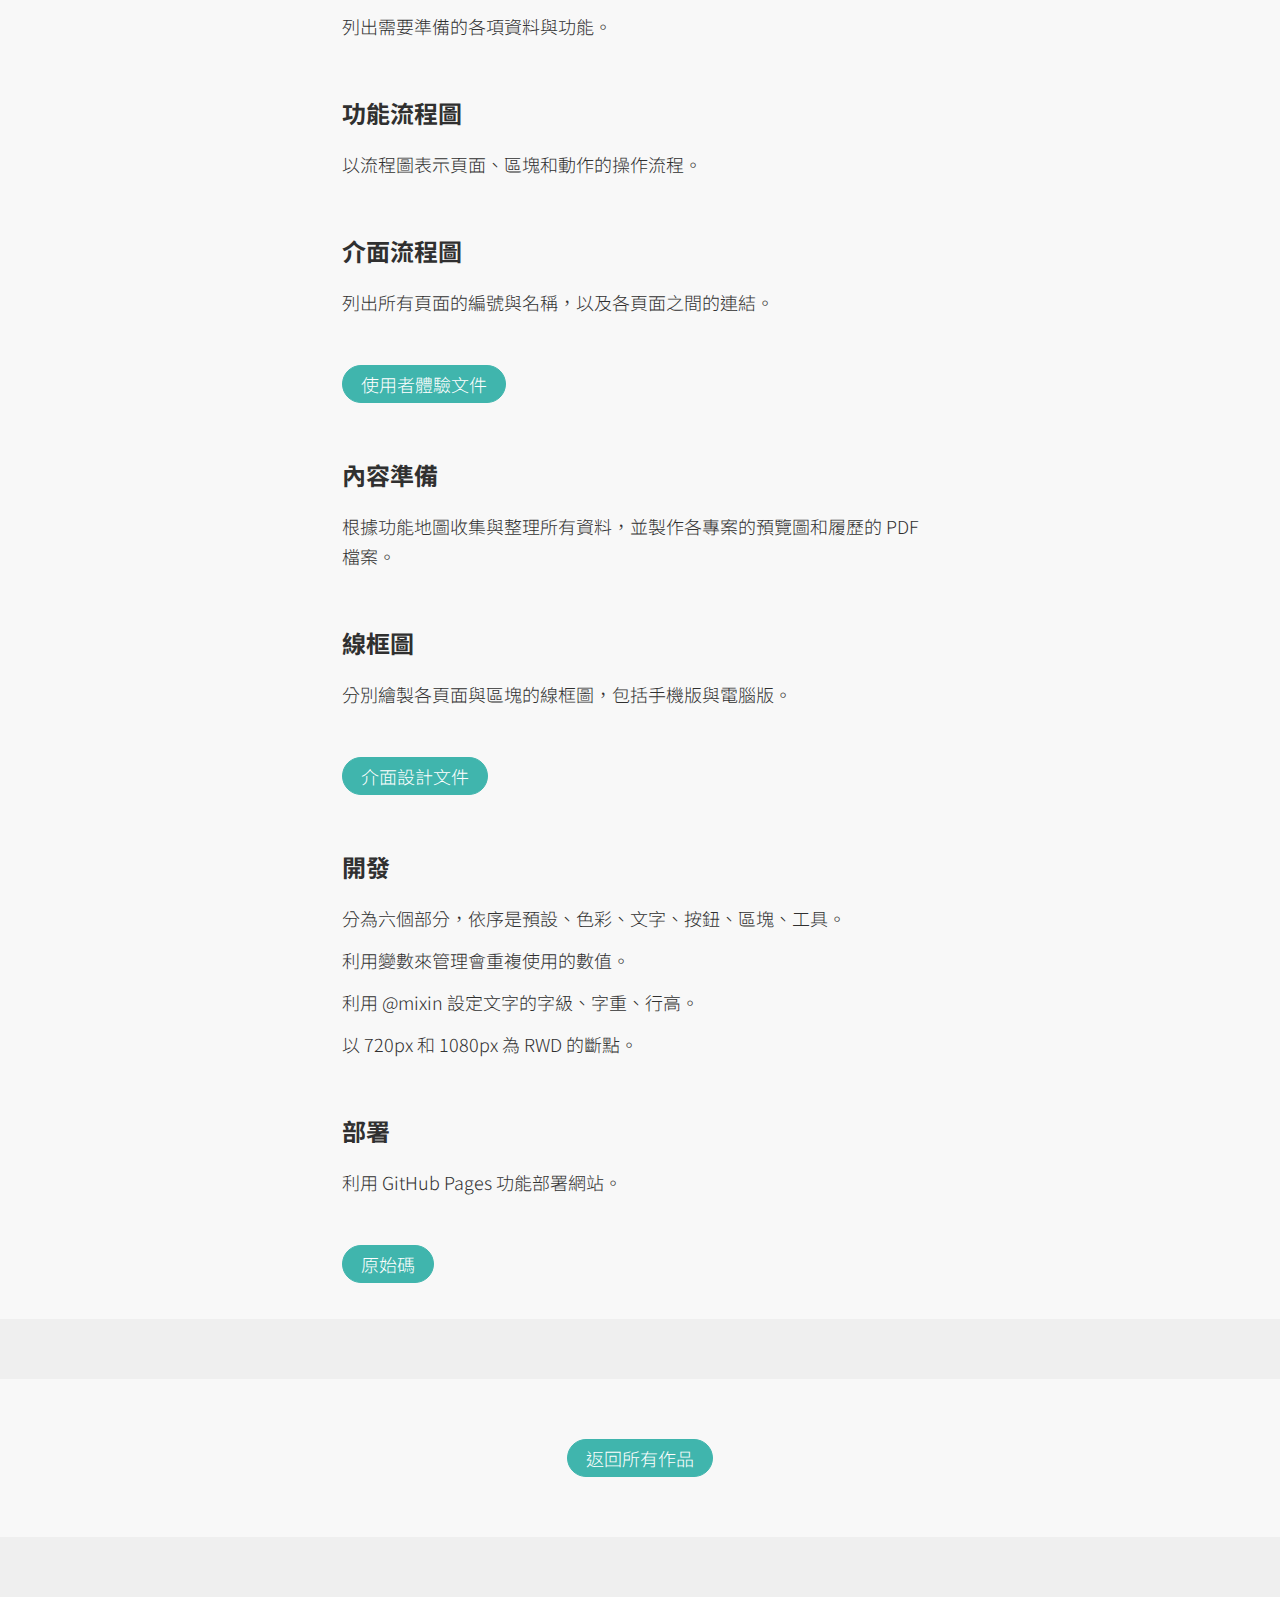
<file: personal-website.html>
<!DOCTYPE html>
<html>
<head>
	<title>陳子涵 | 個人網站</title>
	<meta charset="UTF-8">
	<meta http-equiv="X-UA-Compatible" content="IE=edge">
	<meta name="viewport" content="width=device-width, initial-scale=1.0">
	<meta name="title" content="陳子涵 | 個人網站">
	<meta name="description" content="陳子涵的專案 - 個人網站">

	<!-- favicon -->
	<link rel="apple-touch-icon" sizes="180x180" href="favicon/apple-touch-icon.png">
	<link rel="icon" type="image/png" sizes="32x32" href="favicon/favicon-32x32.png">
	<link rel="icon" type="image/png" sizes="16x16" href="favicon/favicon-16x16.png">
	<link rel="manifest" href="favicon/site.webmanifest">
	
	<!-- font & style -->
	<link rel="preconnect" href="https://fonts.googleapis.com">
	<link rel="preconnect" href="https://fonts.gstatic.com" crossorigin>
	<link href="https://fonts.googleapis.com/css2?family=Noto+Sans+TC:wght@300;700&display=swap" rel="stylesheet">
	<link rel="stylesheet" type="text/css" href="css/style.css">

	<!-- Google tag (gtag.js) -->
	<script async src="https://www.googletagmanager.com/gtag/js?id=G-4FQPG607TH"></script>
	<script>
		window.dataLayer = window.dataLayer || [];
		function gtag(){dataLayer.push(arguments);}
		gtag('js', new Date());

		gtag('config', 'G-4FQPG607TH');
	</script>
</head>

<body>
	<nav>
		<a href="index.html" class="home">
			<img src="icons/logo.svg" alt="logo" class="logo">
			<p>陳子涵</p>
		</a>
		<ul class="nav-links">
			<li><a href="index.html#project" class="button mr9">專案</a></li>
			<li><a href="index.html#practice" class="button mr9">練習</a></li>
			<li><a href="index.html#article" class="button mr9">文章</a></li>
			<li><a href="index.html#about" class="button">關於我</a></li>
		</ul>
	</nav>
	
	<main>
		<div class="hero-section">
			<div class="content">
				<h1><span class="highlight">個人網站</span></h1>
				<h3>展示專案、文章與經歷的網站</h3>
			</div>
		</div>

		<section>
			<div class="content">
				<div class="grid-area">
					<div>
						<h3>身分</h3>
						<p>使用者體驗、介面設計、網頁前端</p>
						<h3>工具</h3>
						<p>SCSS, CSS, HTML, Git, GitHub, FigJam, Figma</p>
					</div>
					<div>
						<h3>背景描述</h3>
						<p>我為自己設計並開發的個人網站。</p>
						<p>製作此網站的目標有以下幾點：</p>
						<ul>
							<li>對於未來的雇主，展示本人的能力</li>
							<li>對於自己，練習最近學到的新技術</li>
							<li>對於來到此網站的任何人，展示我的學習歷程與專案開發流程</li>
						</ul>
					</div>
					<div>
						<h3>執行期間</h3>
						<p>2021 年 8 月 ~ 持續更新</p>
					</div>
				</div>
			</div>
		</section>

		<section>
			<div class="content text-area">
				<h2 class="tac">專案開發流程</h2>
				<h3>設計概要</h3>
				<p>列出基本設定、尋找參考資料。</p>
				<br>

				<h3>背景研究</h3>
				<p>觀察別人的個人網站或公司網站有出現的頁面內容，以及每個頁面都有的共用區塊。</p>
				<br>

				<h3>使用者故事</h3>
				<p>寫下使用者的需求，例如瀏覽作品說明與自我介紹。</p>
				<br>

				<h3>功能地圖</h3>
				<p>列出需要準備的各項資料與功能。</p>
				<br>

				<h3>功能流程圖</h3>
				<p>以流程圖表示頁面、區塊和動作的操作流程。</p>
				<br>

				<h3>介面流程圖</h3>
				<p>列出所有頁面的編號與名稱，以及各頁面之間的連結。</p>
				<br>

				<p><a href="https://www.figma.com/file/IXvXUqCZhTKrzR1XyWS5X9/%E5%80%8B%E4%BA%BA%E7%B6%B2%E7%AB%99_%E4%BD%BF%E7%94%A8%E8%80%85%E9%AB%94%E9%A9%97%E6%96%87%E4%BB%B6?node-id=0%3A1" target="_blank" rel="noopener noreferrer" class="button">使用者體驗文件</a></p>
				<br>

				<h3>內容準備</h3>
				<p>根據功能地圖收集與整理所有資料，並製作各專案的預覽圖和履歷的 PDF 檔案。</p>
				<br>

				<h3>線框圖</h3>
				<p>分別繪製各頁面與區塊的線框圖，包括手機版與電腦版。</p>
				<br>

				<p><a href="https://www.figma.com/file/SMssaYkY3PGMkGEj2lKCUU/%E5%80%8B%E4%BA%BA%E7%B6%B2%E7%AB%99_%E4%BB%8B%E9%9D%A2%E8%A8%AD%E8%A8%88%E6%96%87%E4%BB%B6?node-id=51595%3A4712" target="_blank" rel="noopener noreferrer" class="button">介面設計文件</a></p>
				<br>

				<h3>開發</h3>
				<p>分為六個部分，依序是預設、色彩、文字、按鈕、區塊、工具。</p>
				<p>利用變數來管理會重複使用的數值。</p>
				<p>利用 @mixin 設定文字的字級、字重、行高。</p>
				<p>以 720px 和 1080px 為 RWD 的斷點。</p>
				<br>

				<h3>部署</h3>
				<p>利用 GitHub Pages 功能部署網站。</p>
				<br>
				
				<p><a href="https://github.com/TzuHanChen/TzuHanChen.github.io" target="_blank" rel="noopener noreferrer" class="button">原始碼</a></p>
			</div>
		</section>

		<section>
			<div class="content">
				<p class="tac"><a href="index.html#project" class="button">返回所有作品</a></p>
			</div>
		</section>
	</main>
</body>
</html>
</file>
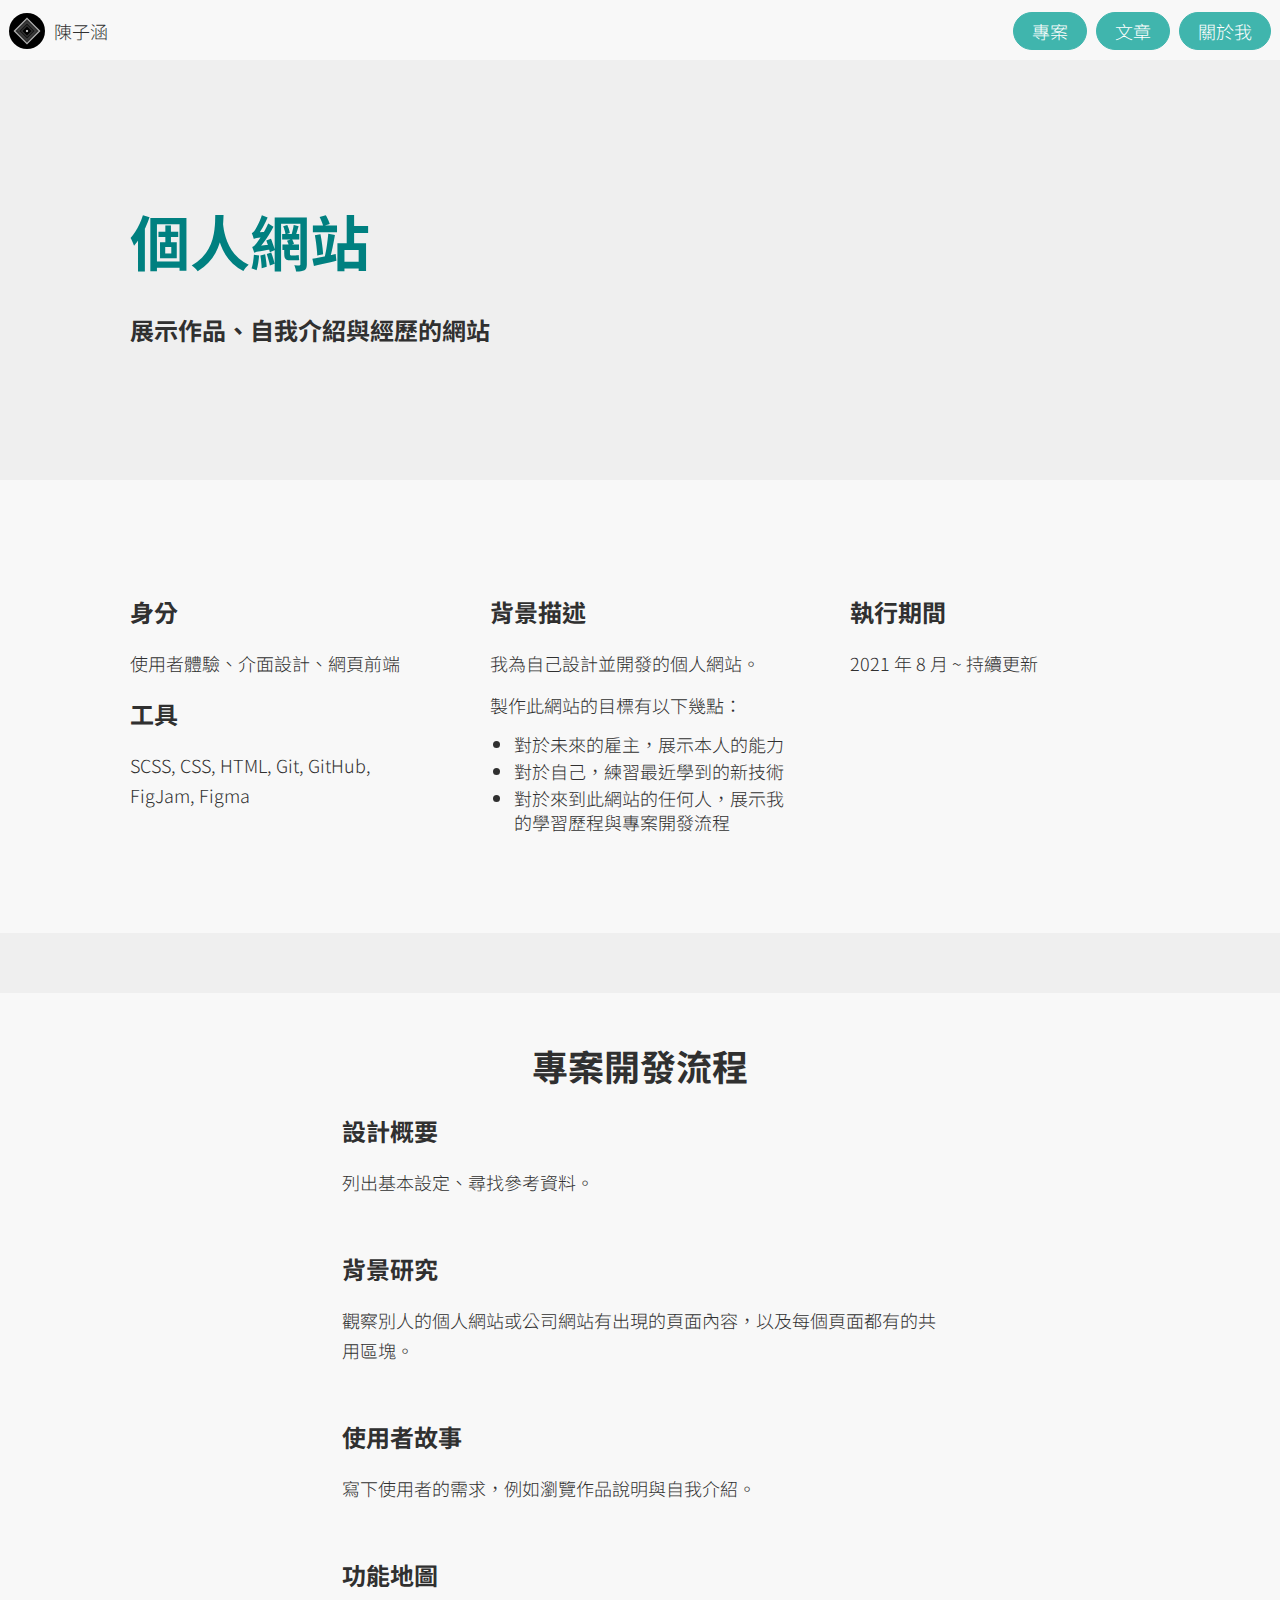
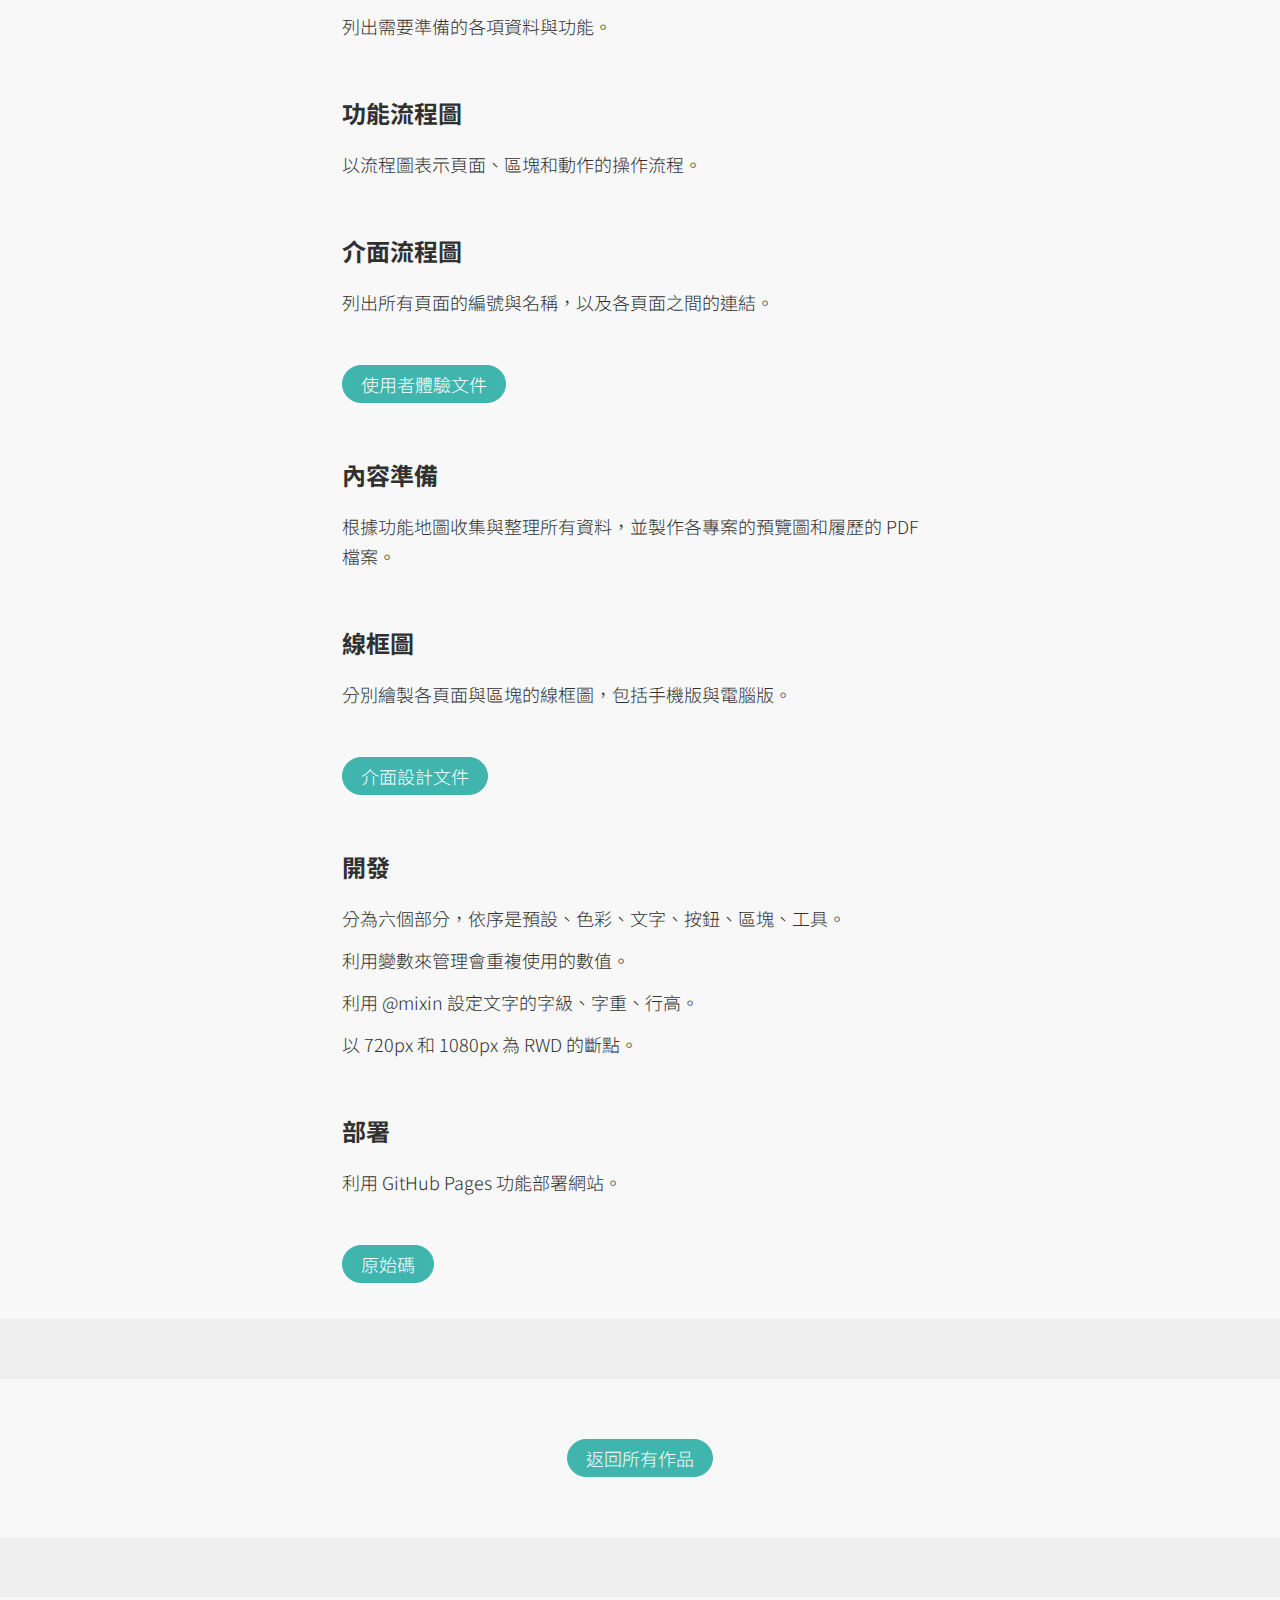
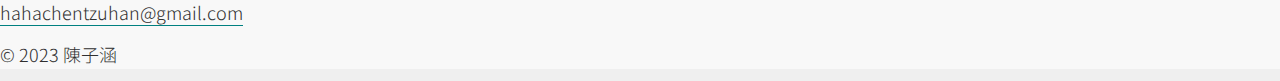
<file: personalWebsite.html>
<!DOCTYPE html>
<html>
<head>
	<title>陳子涵 | 個人網站</title>
	<meta charset="UTF-8">
	<meta http-equiv="X-UA-Compatible" content="IE=edge">
	<meta name="viewport" content="width=device-width, initial-scale=1.0">
	<meta name="title" content="陳子涵 | 個人網站">
	<meta name="description" content="陳子涵的專案 - 個人網站">

	<!-- favicon -->
	<link rel="apple-touch-icon" sizes="180x180" href="favicon/apple-touch-icon.png">
	<link rel="icon" type="image/png" sizes="32x32" href="favicon/favicon-32x32.png">
	<link rel="icon" type="image/png" sizes="16x16" href="favicon/favicon-16x16.png">
	<link rel="manifest" href="favicon/site.webmanifest">
	
	<!-- font & style -->
	<link rel="preconnect" href="https://fonts.googleapis.com">
	<link rel="preconnect" href="https://fonts.gstatic.com" crossorigin>
	<link href="https://fonts.googleapis.com/css2?family=Noto+Sans+TC:wght@300;700&display=swap" rel="stylesheet">
    <link rel="stylesheet" type="text/css" href="css/style.css">
</head>

<body>
	<nav>
		<a href="index.html" class="home">
			<img src="icons/logo.svg" alt="logo" class="logo">
			<p>陳子涵</p>
		</a>
		<ul class="nav-links">
			<li><a href="index.html#project" class="button mr9">專案</a></li>
			<li><a href="index.html#article" class="button mr9">文章</a></li>
			<li><a href="index.html#about" class="button">關於我</a></li>
		</ul>
	</nav>
	
	<main>
		<div class="hero-section">
			<div class="content">
				<h1><span class="highlight">個人網站</span></h1>
				<h3>展示作品、自我介紹與經歷的網站</h3>
			</div>
		</div>

		<section>
			<div class="content">
				<div class="grid-area">
					<div>
						<h3>身分</h3>
						<p>使用者體驗、介面設計、網頁前端</p>
						<h3>工具</h3>
						<p>SCSS, CSS, HTML, Git, GitHub, FigJam, Figma</p>
					</div>
					<div>
						<h3>背景描述</h3>
						<p>我為自己設計並開發的個人網站。</p>
						<p>製作此網站的目標有以下幾點：</p>
						<ul>
							<li>對於未來的雇主，展示本人的能力</li>
							<li>對於自己，練習最近學到的新技術</li>
							<li>對於來到此網站的任何人，展示我的學習歷程與專案開發流程</li>
						</ul>
					</div>
					<div>
						<h3>執行期間</h3>
						<p>2021 年 8 月 ~ 持續更新</p>
					</div>
				</div>
			</div>
		</section>

		<section>
			<div class="content text-area">
				<h2 class="tac">專案開發流程</h2>
				<h3>設計概要</h3>
				<p>列出基本設定、尋找參考資料。</p>
				<br>

				<h3>背景研究</h3>
				<p>觀察別人的個人網站或公司網站有出現的頁面內容，以及每個頁面都有的共用區塊。</p>
				<br>

				<h3>使用者故事</h3>
				<p>寫下使用者的需求，例如瀏覽作品說明與自我介紹。</p>
				<br>

				<h3>功能地圖</h3>
				<p>列出需要準備的各項資料與功能。</p>
				<br>

				<h3>功能流程圖</h3>
				<p>以流程圖表示頁面、區塊和動作的操作流程。</p>
				<br>

				<h3>介面流程圖</h3>
				<p>列出所有頁面的編號與名稱，以及各頁面之間的連結。</p>
				<br>

				<p><a href="https://www.figma.com/file/IXvXUqCZhTKrzR1XyWS5X9/%E5%80%8B%E4%BA%BA%E7%B6%B2%E7%AB%99_%E4%BD%BF%E7%94%A8%E8%80%85%E9%AB%94%E9%A9%97%E6%96%87%E4%BB%B6?node-id=0%3A1" target="_blank" rel="noreferrer" class="button">使用者體驗文件</a></p>
				<br>

				<h3>內容準備</h3>
				<p>根據功能地圖收集與整理所有資料，並製作各專案的預覽圖和履歷的 PDF 檔案。</p>
				<br>

				<h3>線框圖</h3>
				<p>分別繪製各頁面與區塊的線框圖，包括手機版與電腦版。</p>
				<br>

				<p><a href="https://www.figma.com/file/SMssaYkY3PGMkGEj2lKCUU/%E5%80%8B%E4%BA%BA%E7%B6%B2%E7%AB%99_%E4%BB%8B%E9%9D%A2%E8%A8%AD%E8%A8%88%E6%96%87%E4%BB%B6?node-id=51595%3A4712" target="_blank" rel="noreferrer" class="button">介面設計文件</a></p>
				<br>

				<h3>開發</h3>
				<p>分為六個部分，依序是預設、色彩、文字、按鈕、區塊、工具。</p>
				<p>利用變數來管理會重複使用的數值。</p>
				<p>利用 @mixin 設定文字的字級、字重、行高。</p>
				<p>以 720px 和 1080px 為 RWD 的斷點。</p>
				<br>

				<h3>部署</h3>
				<p>利用 GitHub Pages 功能部署網站。</p>
				<br>
				
				<p><a href="https://github.com/TzuHanChen/TzuHanChen.github.io" target="_blank" rel="noreferrer" class="button">原始碼</a></p>
			</div>
		</section>

		<section>
			<div class="content">
				<p class="tac"><a href="index.html#project" class="button">返回所有作品</a></p>
			</div>
		</section>
	</main>

	<footer>
		<p><a href="mailto:hahachentzuhan@gmail.com" target="_blank" rel="noreferrer" class="link">hahachentzuhan@gmail.com</a></p>
		<p>© 2023 陳子涵</p>
	</footer>
</body>
</html>
</file>
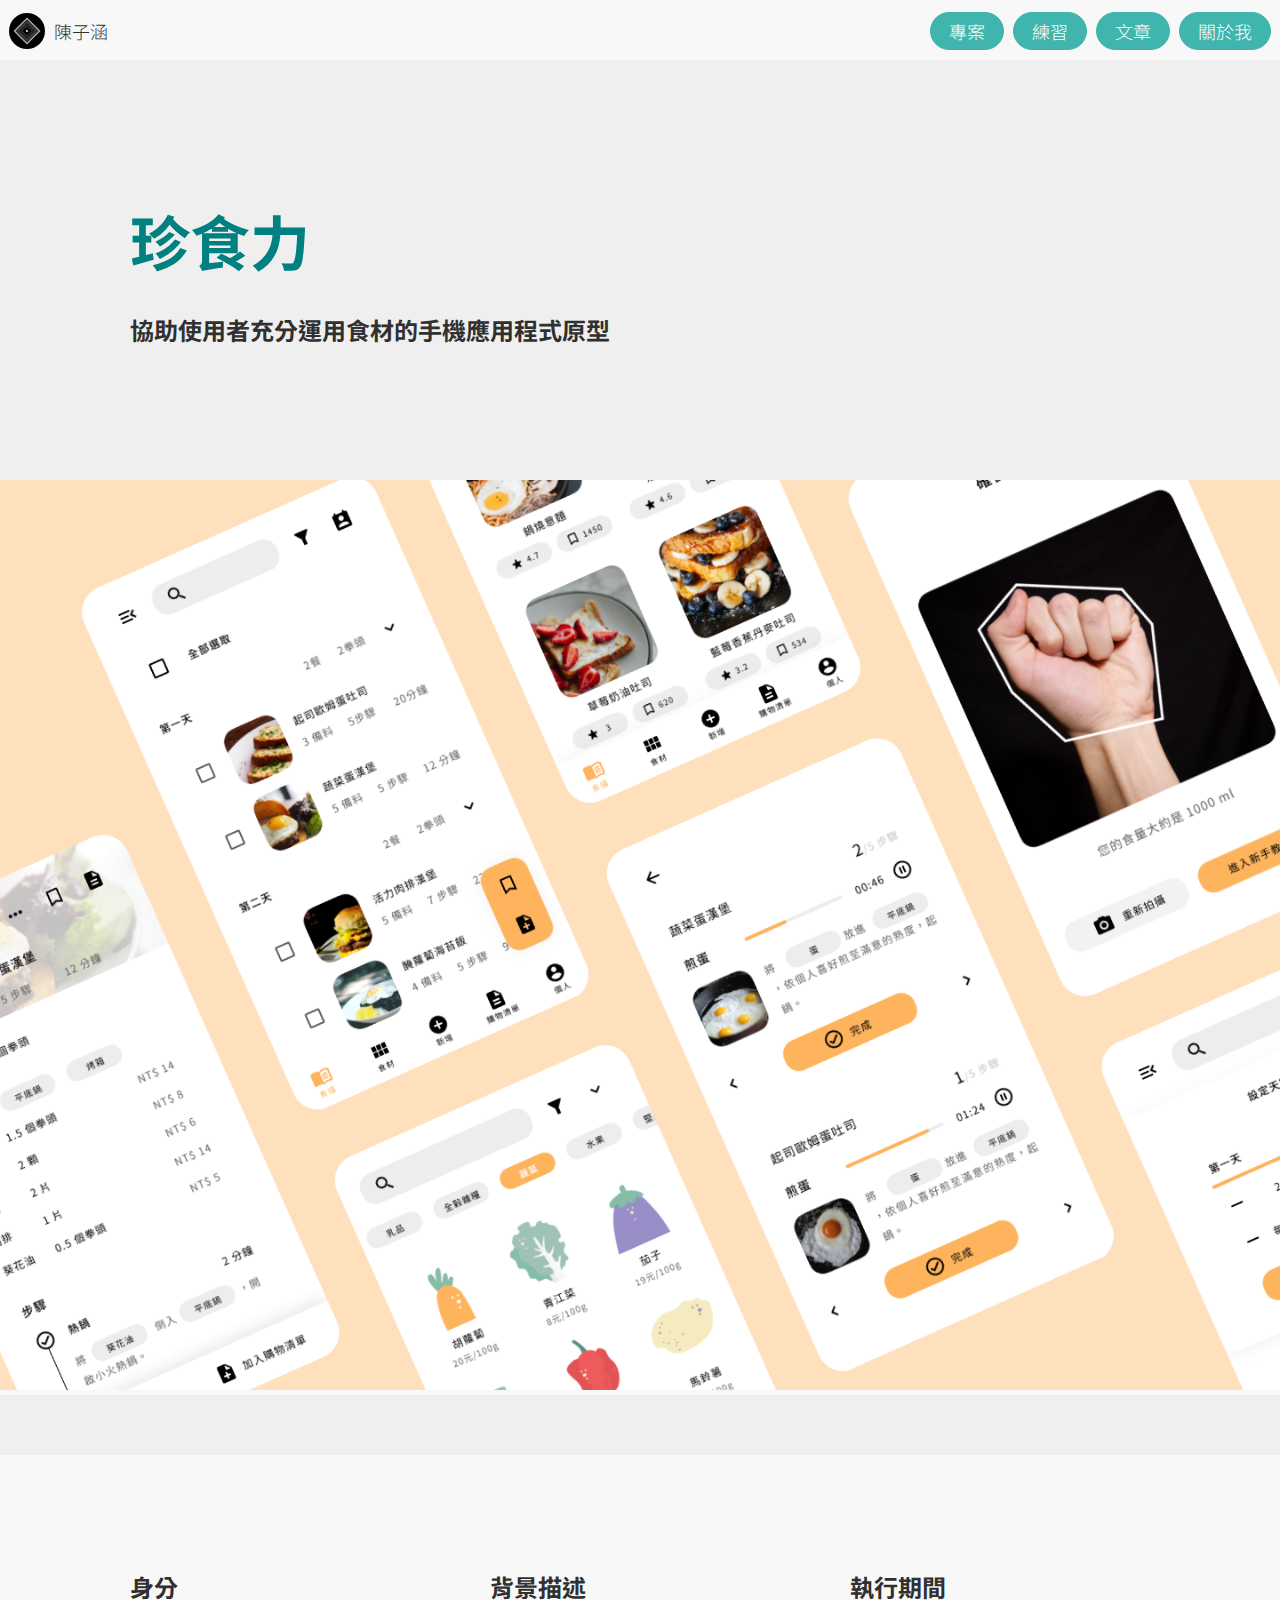
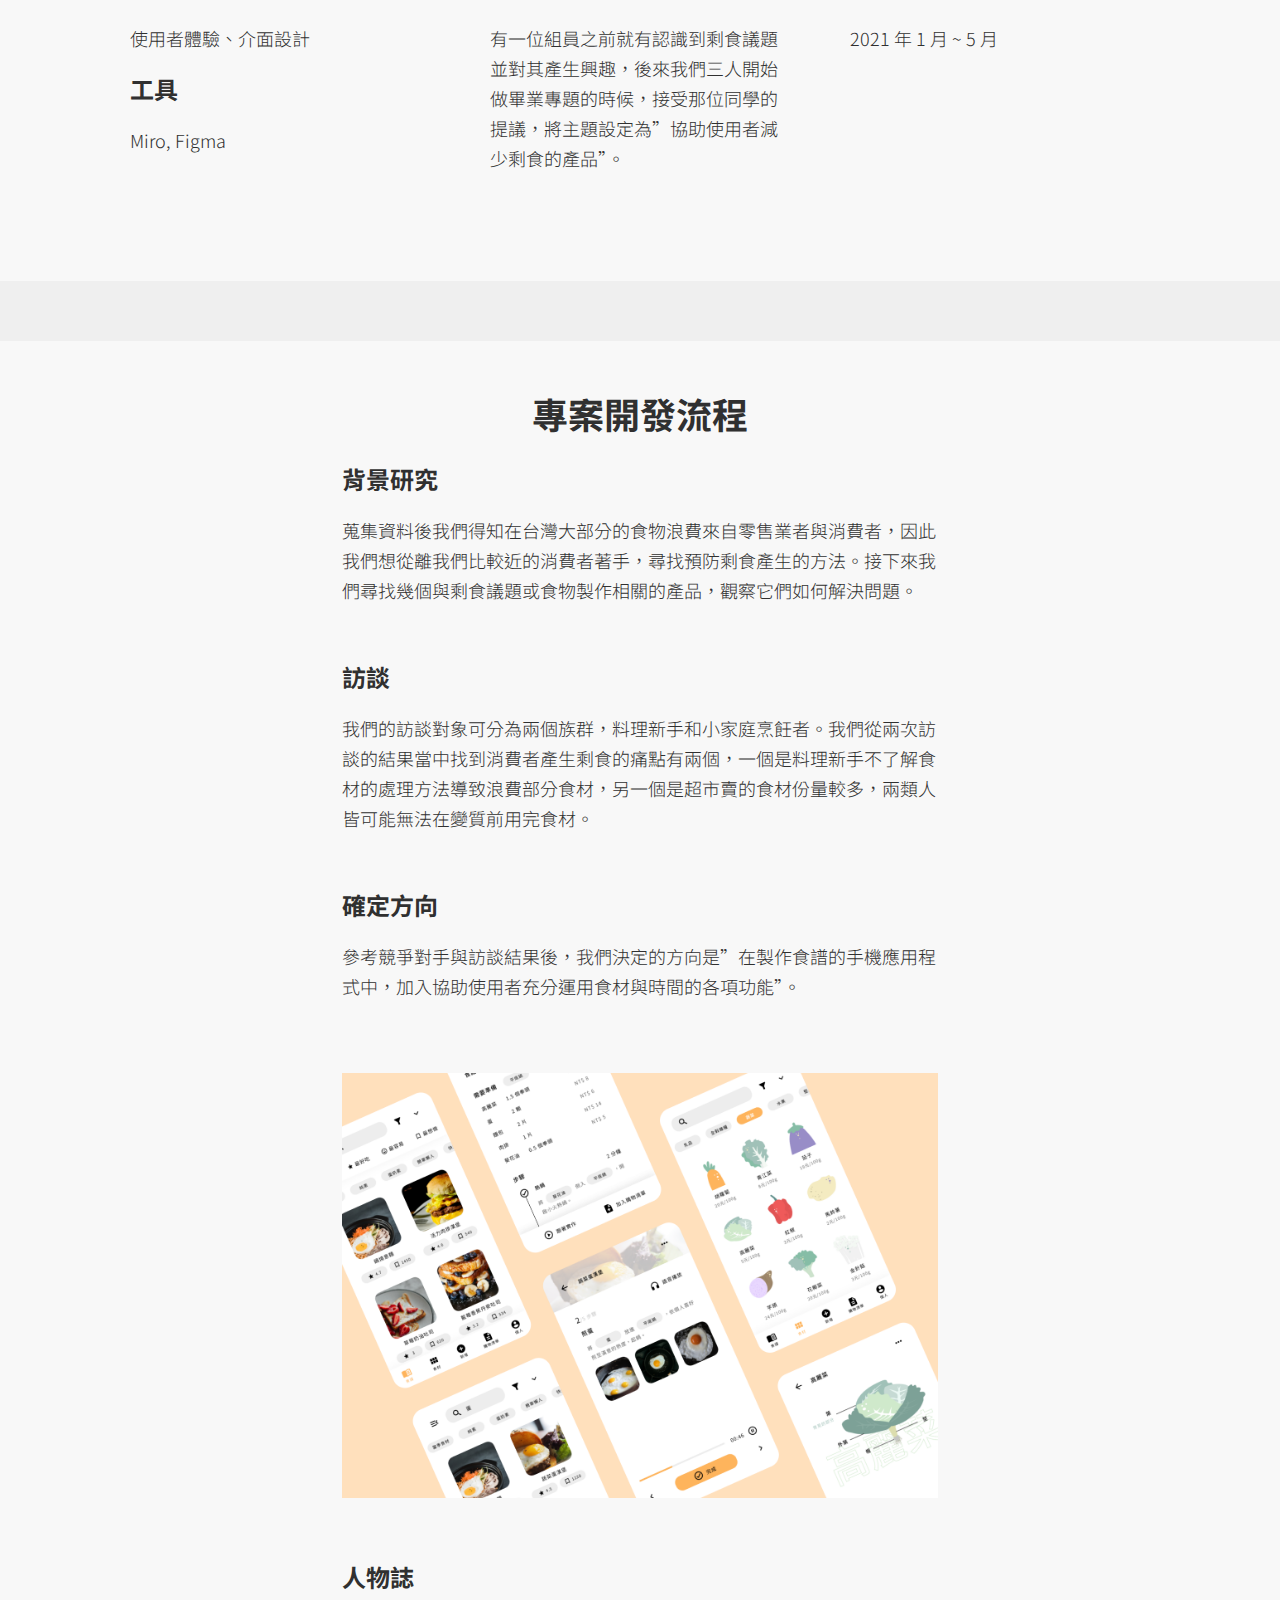
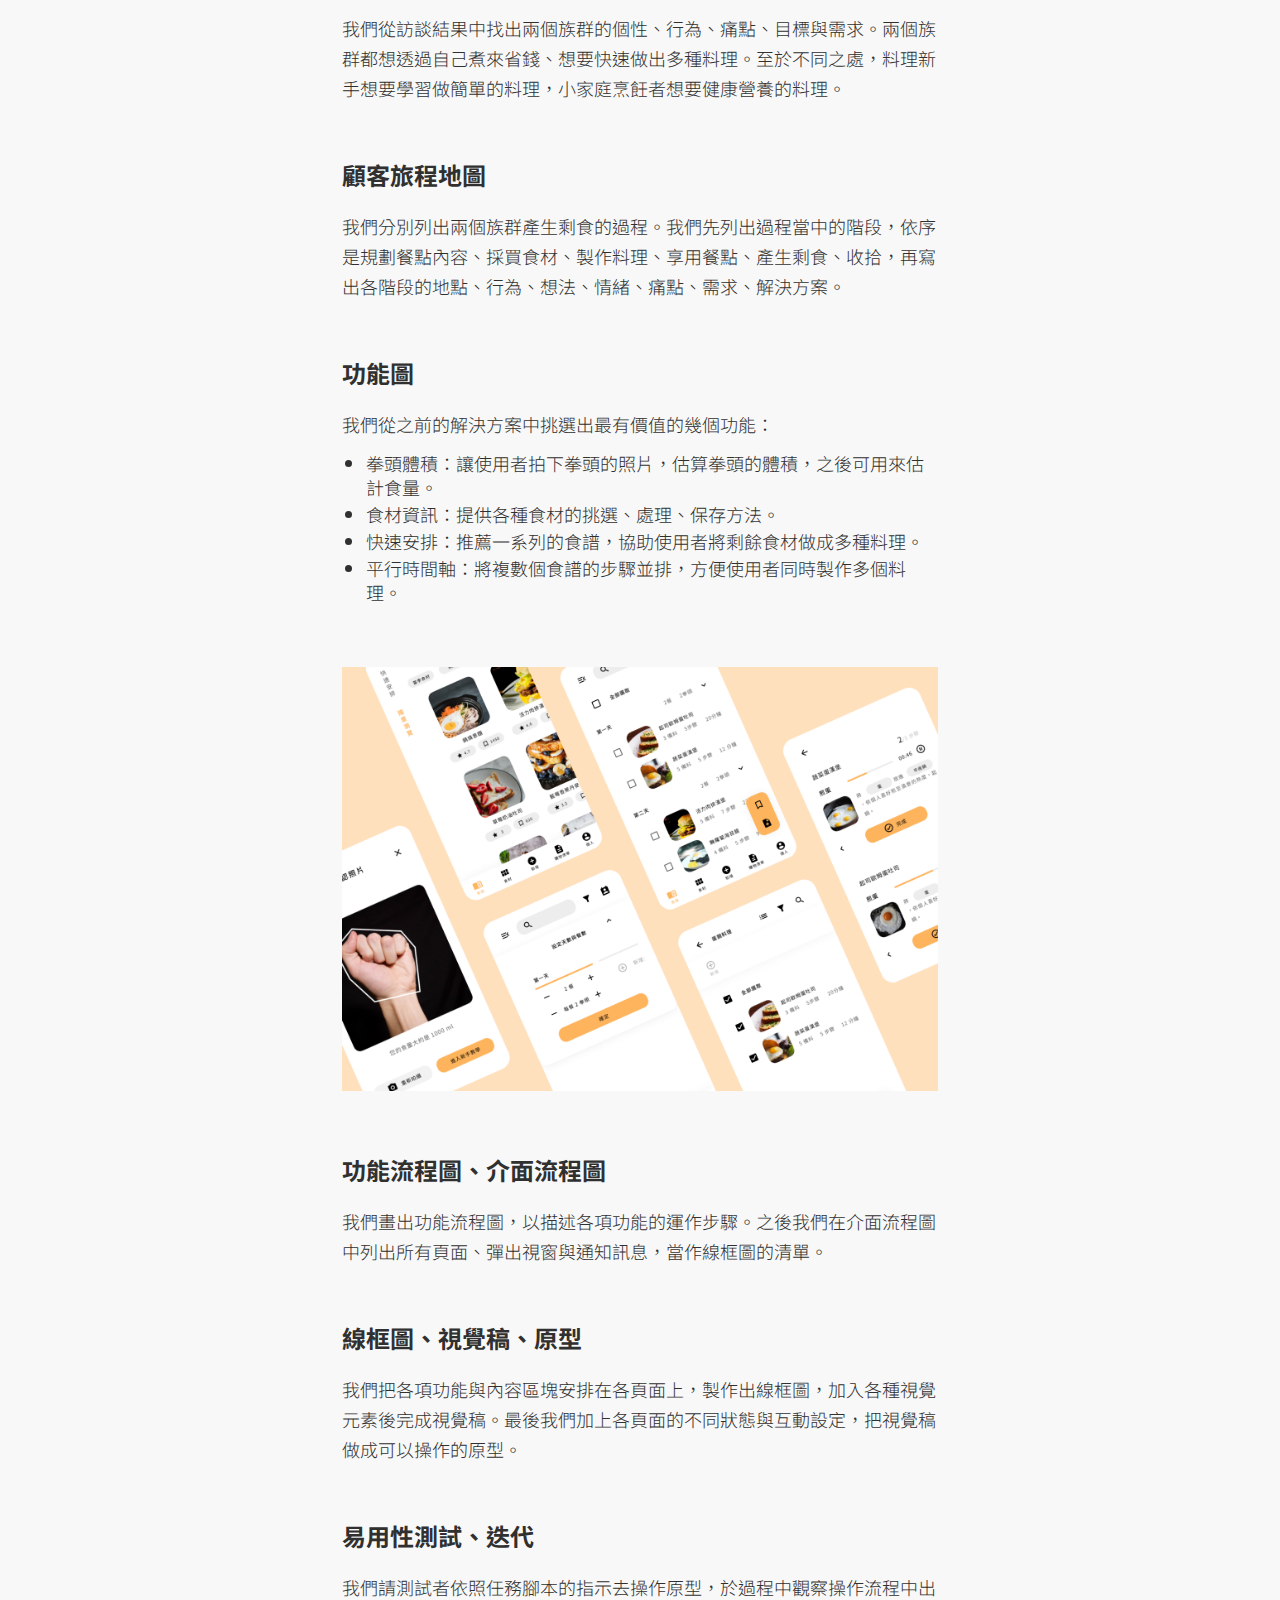
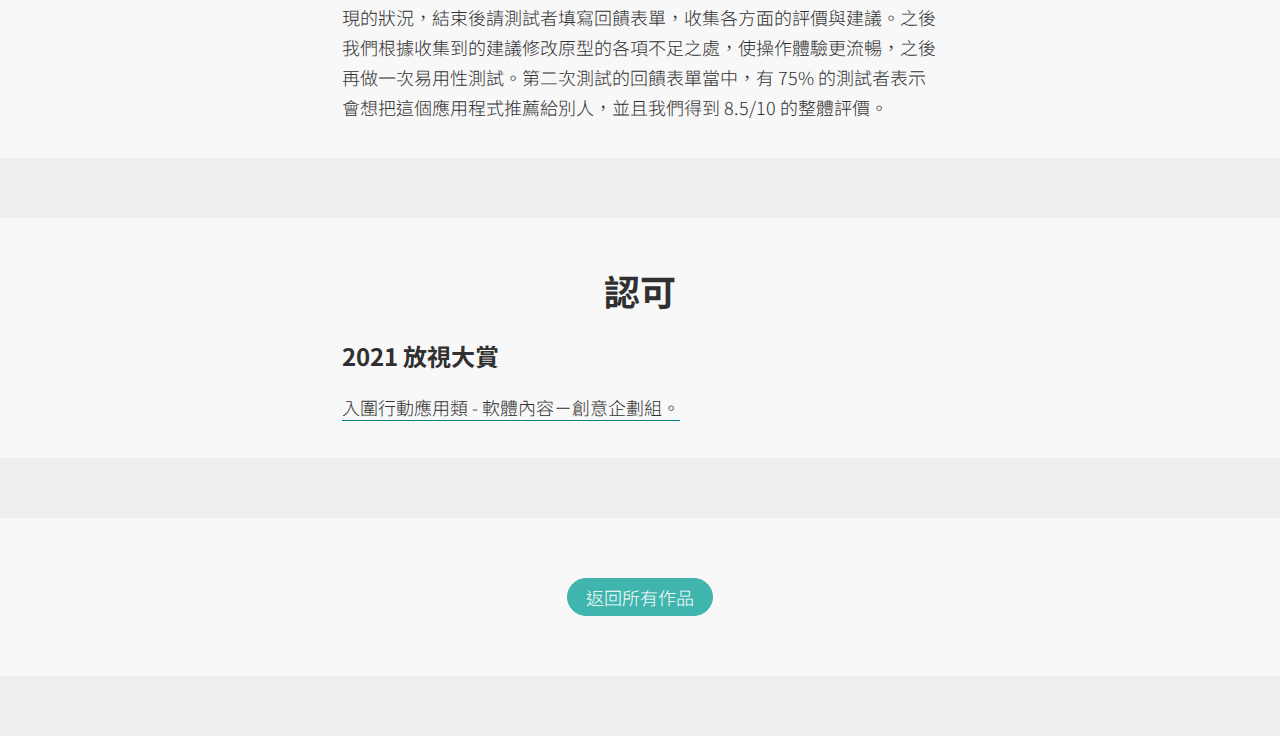
<file: projects/max-value.html>
<!DOCTYPE html>
<html>
<head>
	<title>陳子涵 | 珍食力</title>
	<meta charset="UTF-8">
	<meta http-equiv="X-UA-Compatible" content="IE=edge">
	<meta name="viewport" content="width=device-width, initial-scale=1.0">
	<meta name="title" content="陳子涵 | 珍食力">
	<meta name="description" content="陳子涵的專案 - 珍食力">

	<!-- favicon -->
	<link rel="apple-touch-icon" sizes="180x180" href="favicon/apple-touch-icon.png">
	<link rel="icon" type="image/png" sizes="32x32" href="favicon/favicon-32x32.png">
	<link rel="icon" type="image/png" sizes="16x16" href="favicon/favicon-16x16.png">
	<link rel="manifest" href="favicon/site.webmanifest">
	
	<!-- font & style -->
	<link rel="preconnect" href="https://fonts.googleapis.com">
	<link rel="preconnect" href="https://fonts.gstatic.com" crossorigin>
	<link href="https://fonts.googleapis.com/css2?family=Noto+Sans+TC:wght@300;700&display=swap" rel="stylesheet">
	<link rel="stylesheet" type="text/css" href="../css/style.css">

	<!-- Google tag (gtag.js) -->
	<script async src="https://www.googletagmanager.com/gtag/js?id=G-4FQPG607TH"></script>
	<script>
		window.dataLayer = window.dataLayer || [];
		function gtag(){dataLayer.push(arguments);}
		gtag('js', new Date());

		gtag('config', 'G-4FQPG607TH');
	</script>
</head>

<body>
	<nav>
		<a href="/" class="home">
			<img src="../icons/logo.svg" alt="logo" class="logo">
			<p>陳子涵</p>
		</a>
		<ul class="nav-links">
			<li><a href="../#project" class="button mr9">專案</a></li>
			<li><a href="../#practice" class="button mr9">練習</a></li>
			<li><a href="../#article" class="button mr9">文章</a></li>
			<li><a href="../about.html" class="button">關於我</a></li>
		</ul>
	</nav>
	
	<main>
		<div class="hero-section">
			<div class="content">
				<h1><span class="highlight">珍食力</span></h1>
				<h3>協助使用者充分運用食材的手機應用程式原型</h3>
			</div>
		</div>

		<section>
			<img src="../images/max-value.png" alt="珍食力主視覺">
		</section>

		<section>
			<div class="content">
				<div class="grid-area">
					<div>
						<h3>身分</h3>
						<p>使用者體驗、介面設計</p>
						<h3>工具</h3>
						<p>Miro, Figma</p>
					</div>
					<div>
						<h3>背景描述</h3>
						<p>有一位組員之前就有認識到剩食議題並對其產生興趣，後來我們三人開始做畢業專題的時候，接受那位同學的提議，將主題設定為”協助使用者減少剩食的產品”。</p>
					</div>
					<div>
						<h3>執行期間</h3>
						<p>2021 年 1 月 ~ 5 月</p>
					</div>
				</div>
			</div>
		</section>

		<section>
			<div class="content text-area">
				<h2 class="tac">專案開發流程</h2>
				<h3>背景研究</h3>
				<p>蒐集資料後我們得知在台灣大部分的食物浪費來自零售業者與消費者，因此我們想從離我們比較近的消費者著手，尋找預防剩食產生的方法。接下來我們尋找幾個與剩食議題或食物製作相關的產品，觀察它們如何解決問題。</p>
				<br>

				<h3>訪談</h3>
				<p>我們的訪談對象可分為兩個族群，料理新手和小家庭烹飪者。我們從兩次訪談的結果當中找到消費者產生剩食的痛點有兩個，一個是料理新手不了解食材的處理方法導致浪費部分食材，另一個是超市賣的食材份量較多，兩類人皆可能無法在變質前用完食材。</p>
				<br>

				<h3>確定方向</h3>
				<p>參考競爭對手與訪談結果後，我們決定的方向是”在製作食譜的手機應用程式中，加入協助使用者充分運用食材與時間的各項功能”。</p>
				<br><br>
			
				<p><img src="../images/max-value-1.png" alt="珍食力成果圖片一"></p>
				<br>

				<h3>人物誌</h3>
				<p>我們從訪談結果中找出兩個族群的個性、行為、痛點、目標與需求。兩個族群都想透過自己煮來省錢、想要快速做出多種料理。至於不同之處，料理新手想要學習做簡單的料理，小家庭烹飪者想要健康營養的料理。</p>
				<br>

				<h3>顧客旅程地圖</h3>
				<p>我們分別列出兩個族群產生剩食的過程。我們先列出過程當中的階段，依序是規劃餐點內容、採買食材、製作料理、享用餐點、產生剩食、收拾，再寫出各階段的地點、行為、想法、情緒、痛點、需求、解決方案。</p>
				<br>

				<h3>功能圖</h3>
				<p>我們從之前的解決方案中挑選出最有價值的幾個功能：</p>
				<ul>
					<li>拳頭體積：讓使用者拍下拳頭的照片，估算拳頭的體積，之後可用來估計食量。</li>
					<li>食材資訊：提供各種食材的挑選、處理、保存方法。</li>
					<li>快速安排：推薦一系列的食譜，協助使用者將剩餘食材做成多種料理。</li>
					<li>平行時間軸：將複數個食譜的步驟並排，方便使用者同時製作多個料理。</li>
				</ul>
				<br><br>

				<p><img src="../images/max-value-2.png" alt="珍食力成果圖片二"></p>
				<br>

				<h3>功能流程圖、介面流程圖</h3>
				<p>我們畫出功能流程圖，以描述各項功能的運作步驟。之後我們在介面流程圖中列出所有頁面、彈出視窗與通知訊息，當作線框圖的清單。</p>
				<br>

				<h3>線框圖、視覺稿、原型</h3>
				<p>我們把各項功能與內容區塊安排在各頁面上，製作出線框圖，加入各種視覺元素後完成視覺稿。最後我們加上各頁面的不同狀態與互動設定，把視覺稿做成可以操作的原型。</p>
				<br>

				<h3>易用性測試、迭代</h3>
				<p>我們請測試者依照任務腳本的指示去操作原型，於過程中觀察操作流程中出現的狀況，結束後請測試者填寫回饋表單，收集各方面的評價與建議。之後我們根據收集到的建議修改原型的各項不足之處，使操作體驗更流暢，之後再做一次易用性測試。第二次測試的回饋表單當中，有 75% 的測試者表示會想把這個應用程式推薦給別人，並且我們得到 8.5/10 的整體評價。</p>
			</div>
		</section>

		<section>
			<div class="content text-area">
				<h2 class="tac">認可</h2>
				<h3>2021 放視大賞</h3>
				<p><a href="https://www.dcaward-vgw.org.tw/tw/onlineExhibition/winningWorks/detail/31427" target="_blank" rel="noopener noreferrer" class="link">入圍行動應用類 - 軟體內容－創意企劃組。</a></p>
			</div>
		</section>

		<section>
			<div class="content">
				<p class="tac"><a href="../#project" class="button">返回所有作品</a></p>
			</div>
		</section>
	</main>
</body>
</html>
</file>
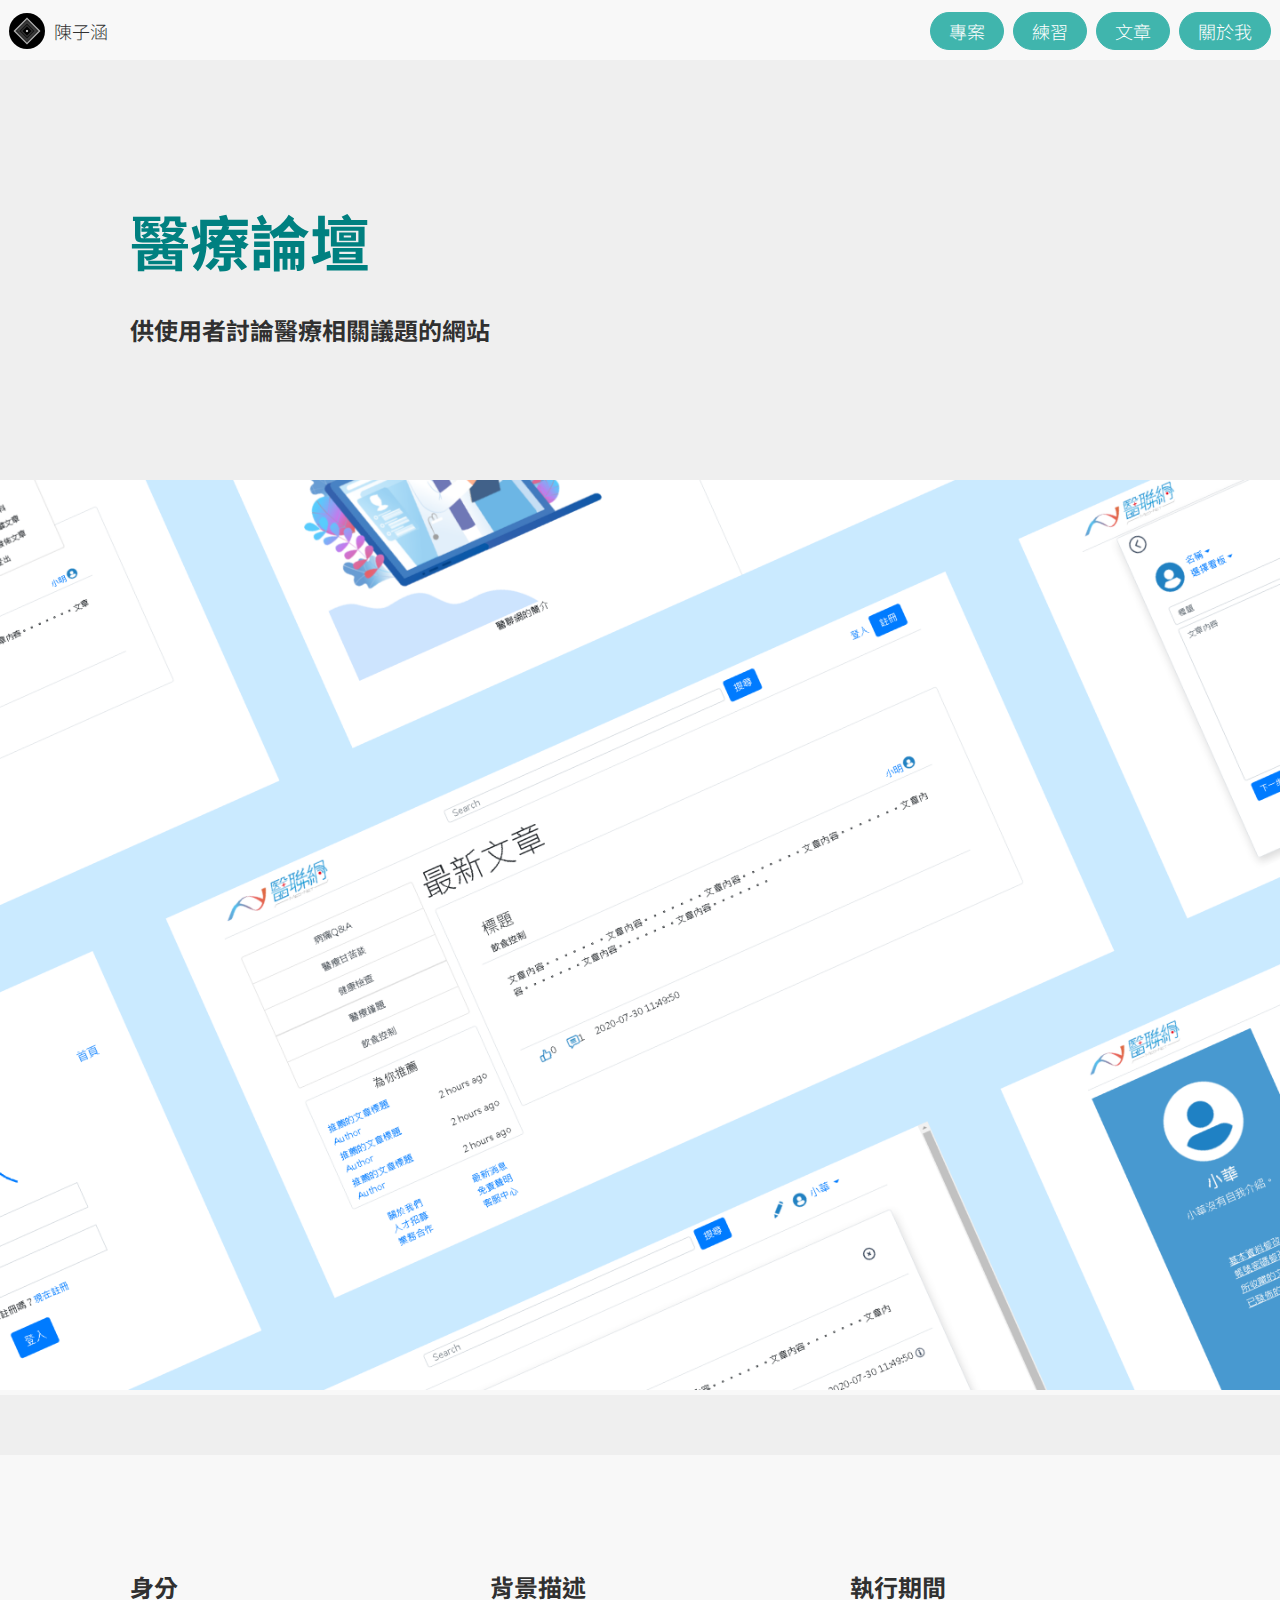
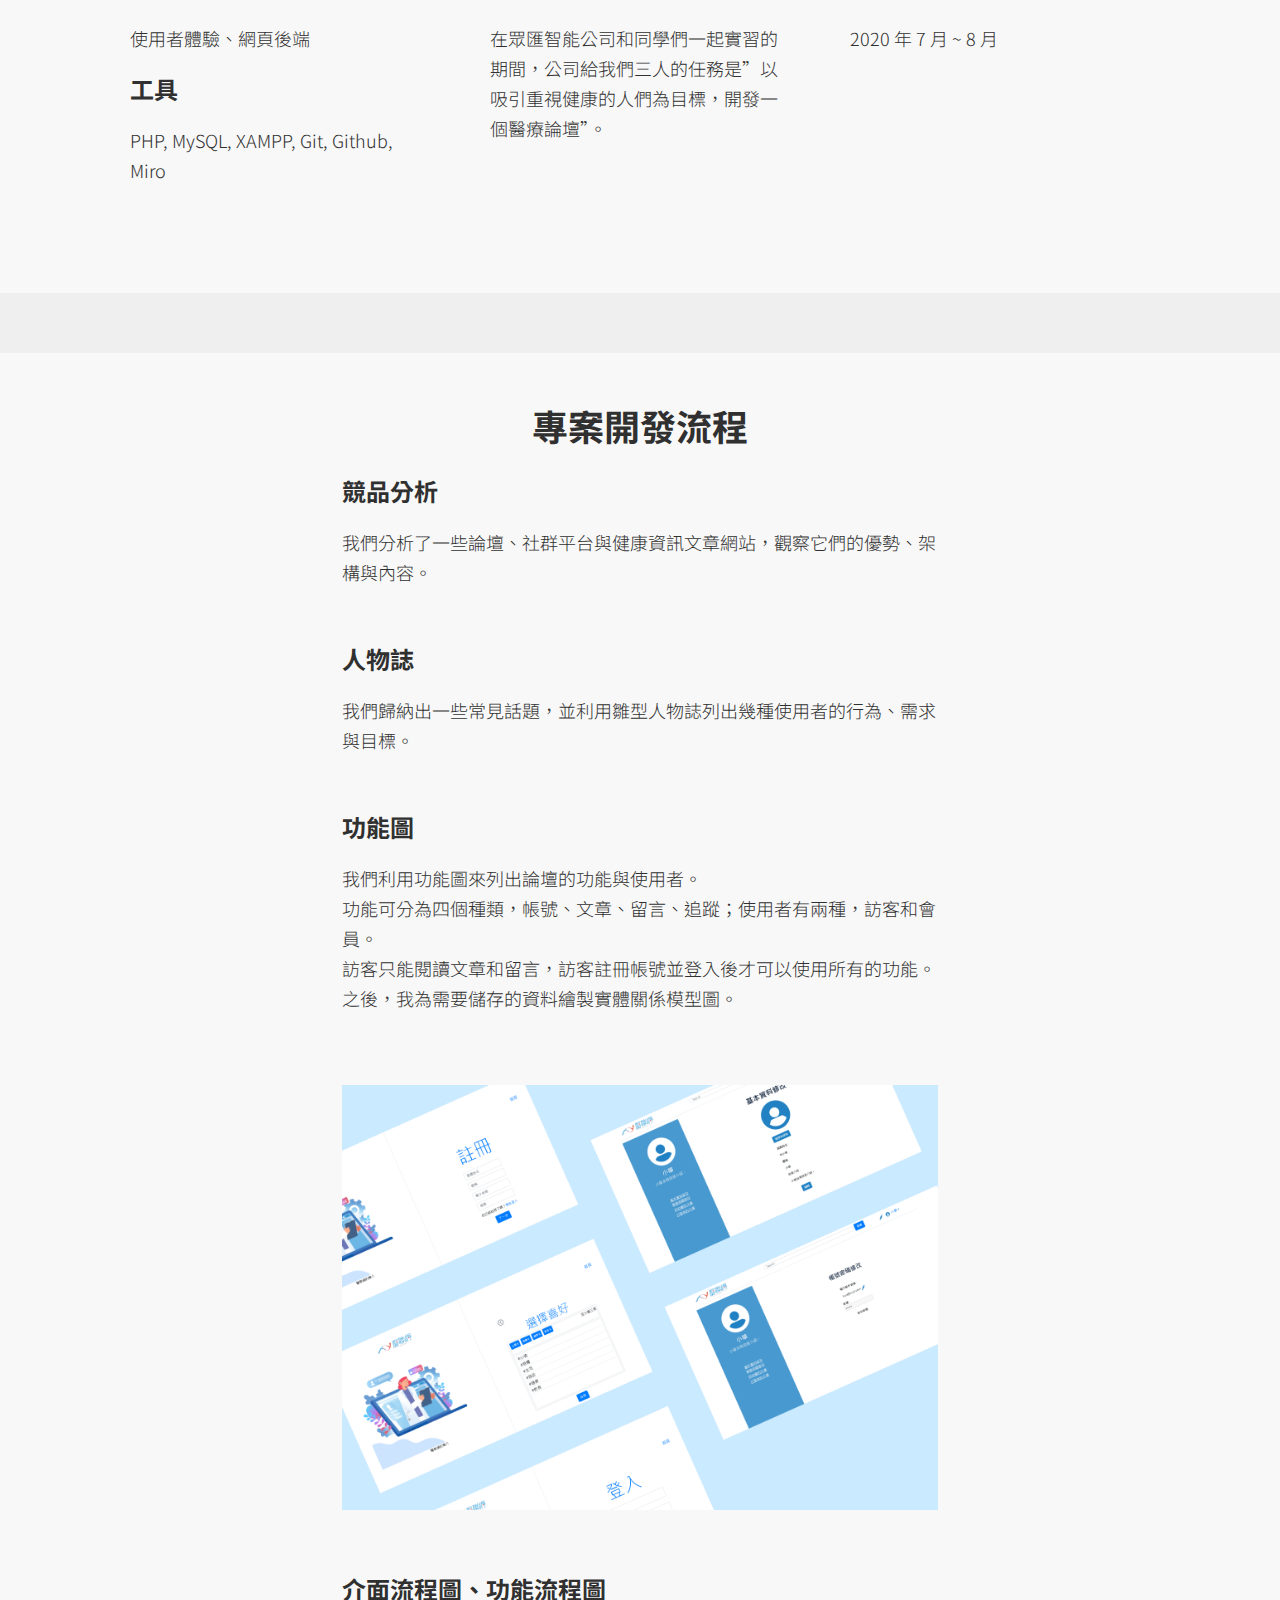
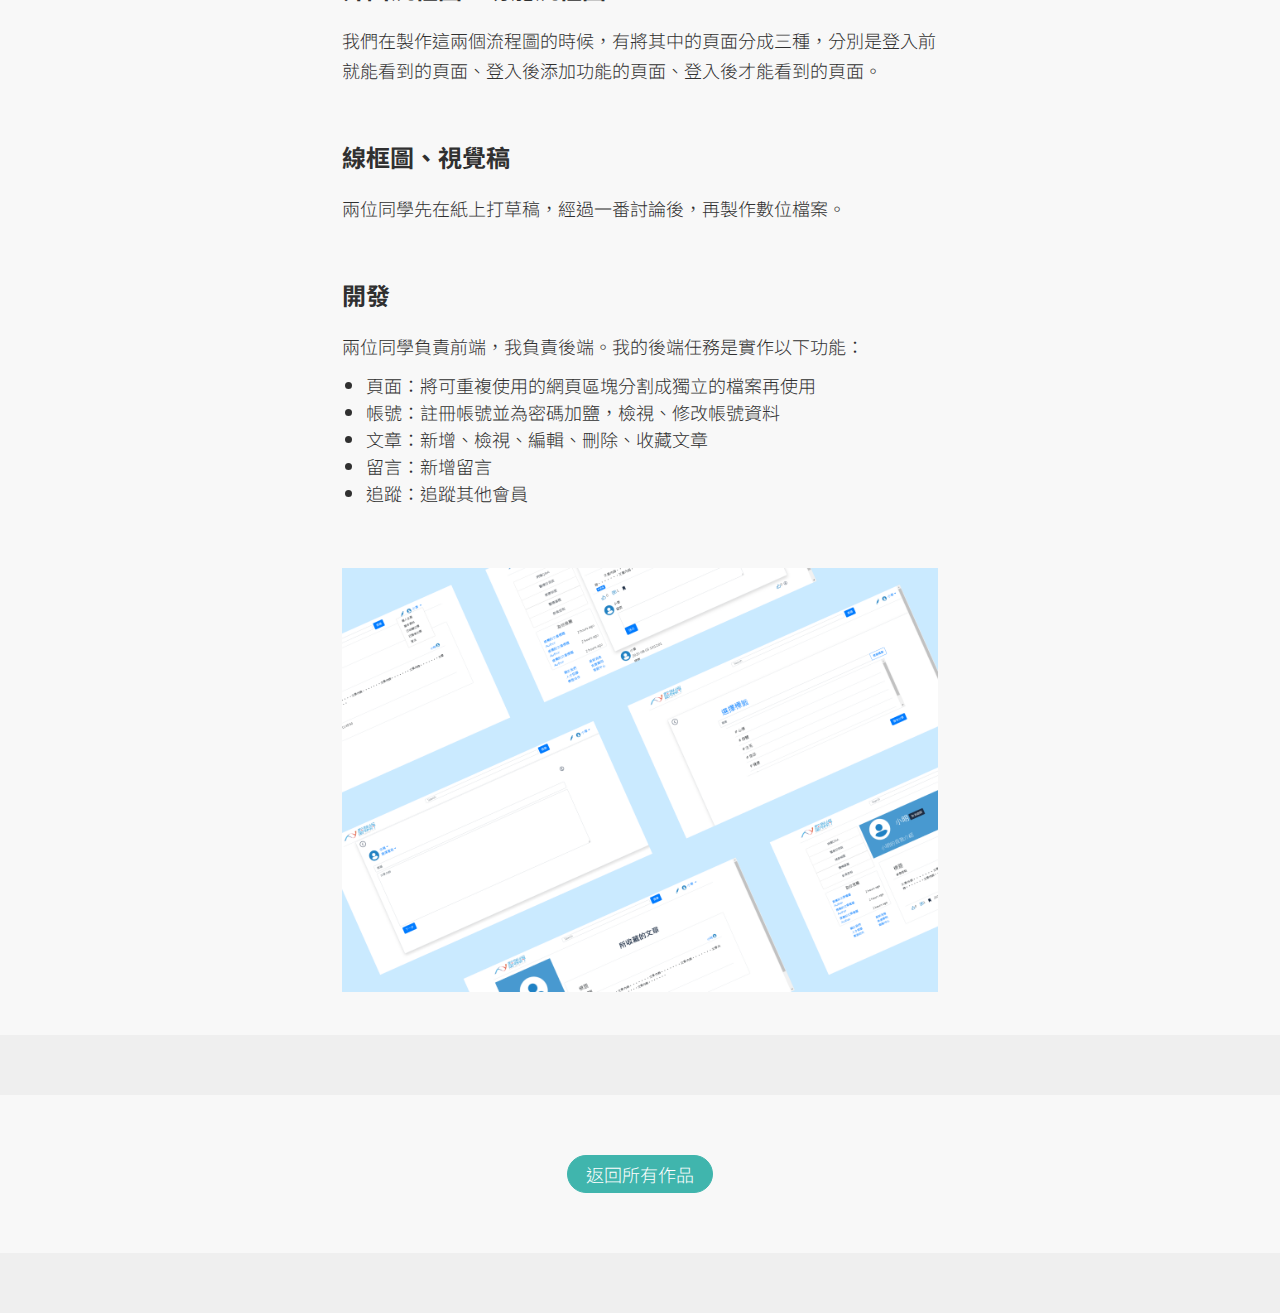
<file: projects/medical-forum.html>
<!DOCTYPE html>
<html>
<head>
	<title>陳子涵 | 醫療論壇</title>
	<meta charset="UTF-8">
	<meta http-equiv="X-UA-Compatible" content="IE=edge">
	<meta name="viewport" content="width=device-width, initial-scale=1.0">
	<meta name="title" content="陳子涵 | 醫療論壇">
	<meta name="description" content="陳子涵的專案 - 醫療論壇">

	<!-- favicon -->
	<link rel="apple-touch-icon" sizes="180x180" href="favicon/apple-touch-icon.png">
	<link rel="icon" type="image/png" sizes="32x32" href="favicon/favicon-32x32.png">
	<link rel="icon" type="image/png" sizes="16x16" href="favicon/favicon-16x16.png">
	<link rel="manifest" href="favicon/site.webmanifest">
	
	<!-- font & style -->
	<link rel="preconnect" href="https://fonts.googleapis.com">
	<link rel="preconnect" href="https://fonts.gstatic.com" crossorigin>
	<link href="https://fonts.googleapis.com/css2?family=Noto+Sans+TC:wght@300;700&display=swap" rel="stylesheet">
	<link rel="stylesheet" type="text/css" href="../css/style.css">

	<!-- Google tag (gtag.js) -->
	<script async src="https://www.googletagmanager.com/gtag/js?id=G-4FQPG607TH"></script>
	<script>
		window.dataLayer = window.dataLayer || [];
		function gtag(){dataLayer.push(arguments);}
		gtag('js', new Date());

		gtag('config', 'G-4FQPG607TH');
	</script>
</head>

<body>
	<nav>
		<a href="/" class="home">
			<img src="../icons/logo.svg" alt="logo" class="logo">
			<p>陳子涵</p>
		</a>
		<ul class="nav-links">
			<li><a href="../#project" class="button mr9">專案</a></li>
			<li><a href="../#practice" class="button mr9">練習</a></li>
			<li><a href="../#article" class="button mr9">文章</a></li>
			<li><a href="../about.html" class="button">關於我</a></li>
		</ul>
	</nav>
	
	<main>
		<div class="hero-section">
			<div class="content">
				<h1><span class="highlight">醫療論壇</span></h1>
				<h3>供使用者討論醫療相關議題的網站</h3>
			</div>
		</div>

		<section>
			<img src="../images/medical-forum.png" alt="醫療論壇主視覺">
		</section>

		<section>
			<div class="content">
				<div class="grid-area">
					<div>
						<h3>身分</h3>
						<p>使用者體驗、網頁後端</p>
						<h3>工具</h3>
						<p>PHP, MySQL, XAMPP, Git, Github, Miro</p>
					</div>
					<div>
						<h3>背景描述</h3>
						<p>在眾匯智能公司和同學們一起實習的期間，公司給我們三人的任務是”以吸引重視健康的人們為目標，開發一個醫療論壇”。</p>
					</div>
					<div>
						<h3>執行期間</h3>
						<p>2020 年 7 月 ~ 8 月</p>
					</div>
				</div>
			</div>
		</section>

		<section>
			<div class="content text-area">
				<h2 class="tac">專案開發流程</h2>
				<h3>競品分析</h3>
				<p>我們分析了一些論壇、社群平台與健康資訊文章網站，觀察它們的優勢、架構與內容。</p>
				<br>

				<h3>人物誌</h3>
				<p>我們歸納出一些常見話題，並利用雛型人物誌列出幾種使用者的行為、需求與目標。</p>
				<br>

				<h3>功能圖</h3>
				<p>我們利用功能圖來列出論壇的功能與使用者。<br>功能可分為四個種類，帳號、文章、留言、追蹤；使用者有兩種，訪客和會員。<br>訪客只能閱讀文章和留言，訪客註冊帳號並登入後才可以使用所有的功能。<br>之後，我為需要儲存的資料繪製實體關係模型圖。</p>
				<br><br>

				<p><img src="../images/medical-forum-1.png" alt="醫療論壇成果圖片一"></p>
				<br>

				<h3>介面流程圖、功能流程圖</h3>
				<p>我們在製作這兩個流程圖的時候，有將其中的頁面分成三種，分別是登入前就能看到的頁面、登入後添加功能的頁面、登入後才能看到的頁面。</p>
				<br>

				<h3>線框圖、視覺稿</h3>
				<p>兩位同學先在紙上打草稿，經過一番討論後，再製作數位檔案。</p>
				<br>

				<h3>開發</h3>
				<p>兩位同學負責前端，我負責後端。我的後端任務是實作以下功能：</p>
				<ul>
					<li>頁面：將可重複使用的網頁區塊分割成獨立的檔案再使用</li>
					<li>帳號：註冊帳號並為密碼加鹽，檢視、修改帳號資料</li>
					<li>文章：新增、檢視、編輯、刪除、收藏文章</li>
					<li>留言：新增留言</li>
					<li>追蹤：追蹤其他會員</li>
				</ul>
				<br><br>

				<p><img src="../images/medical-forum-2.png" alt="醫療論壇成果圖片二"></p>
			</div>
		</section>

		<section>
			<div class="content">
				<p class="tac"><a href="../#project" class="button">返回所有作品</a></p>
			</div>
		</section>
	</main>
</body>
</html>
</file>
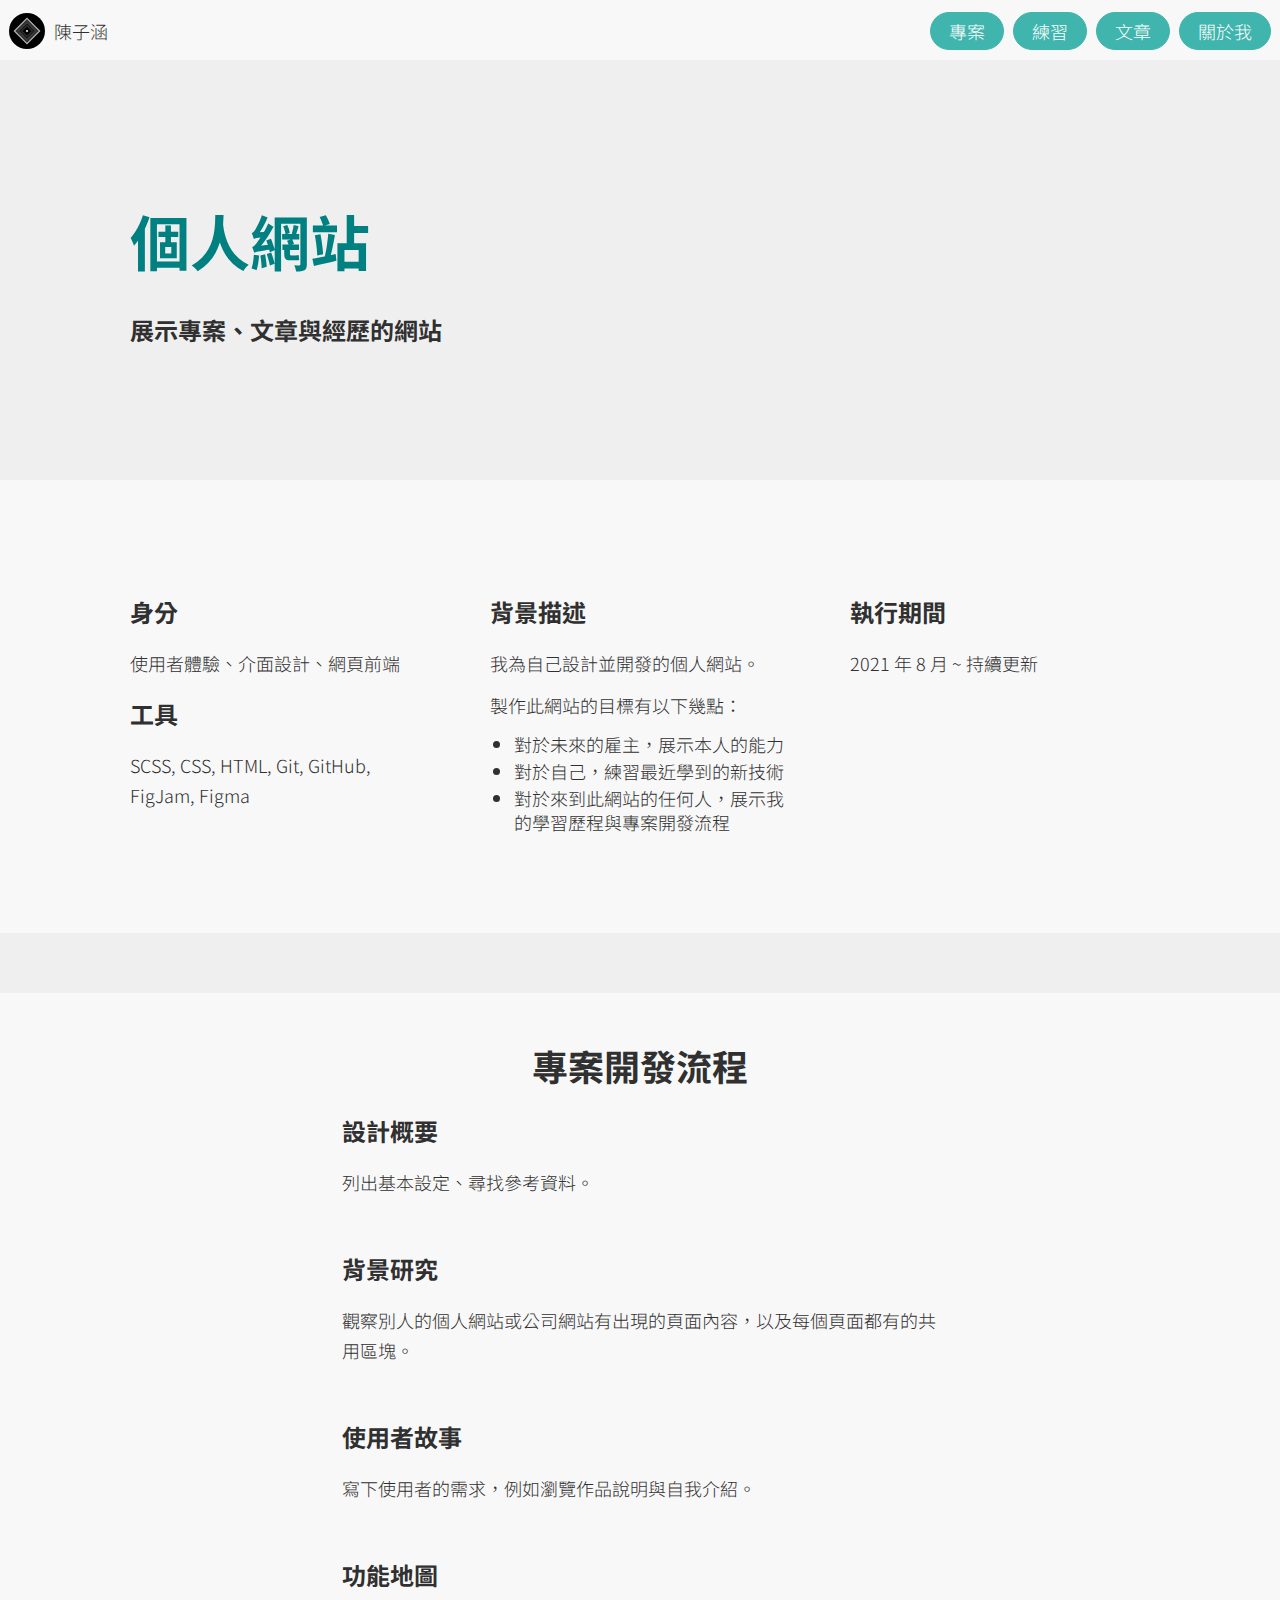
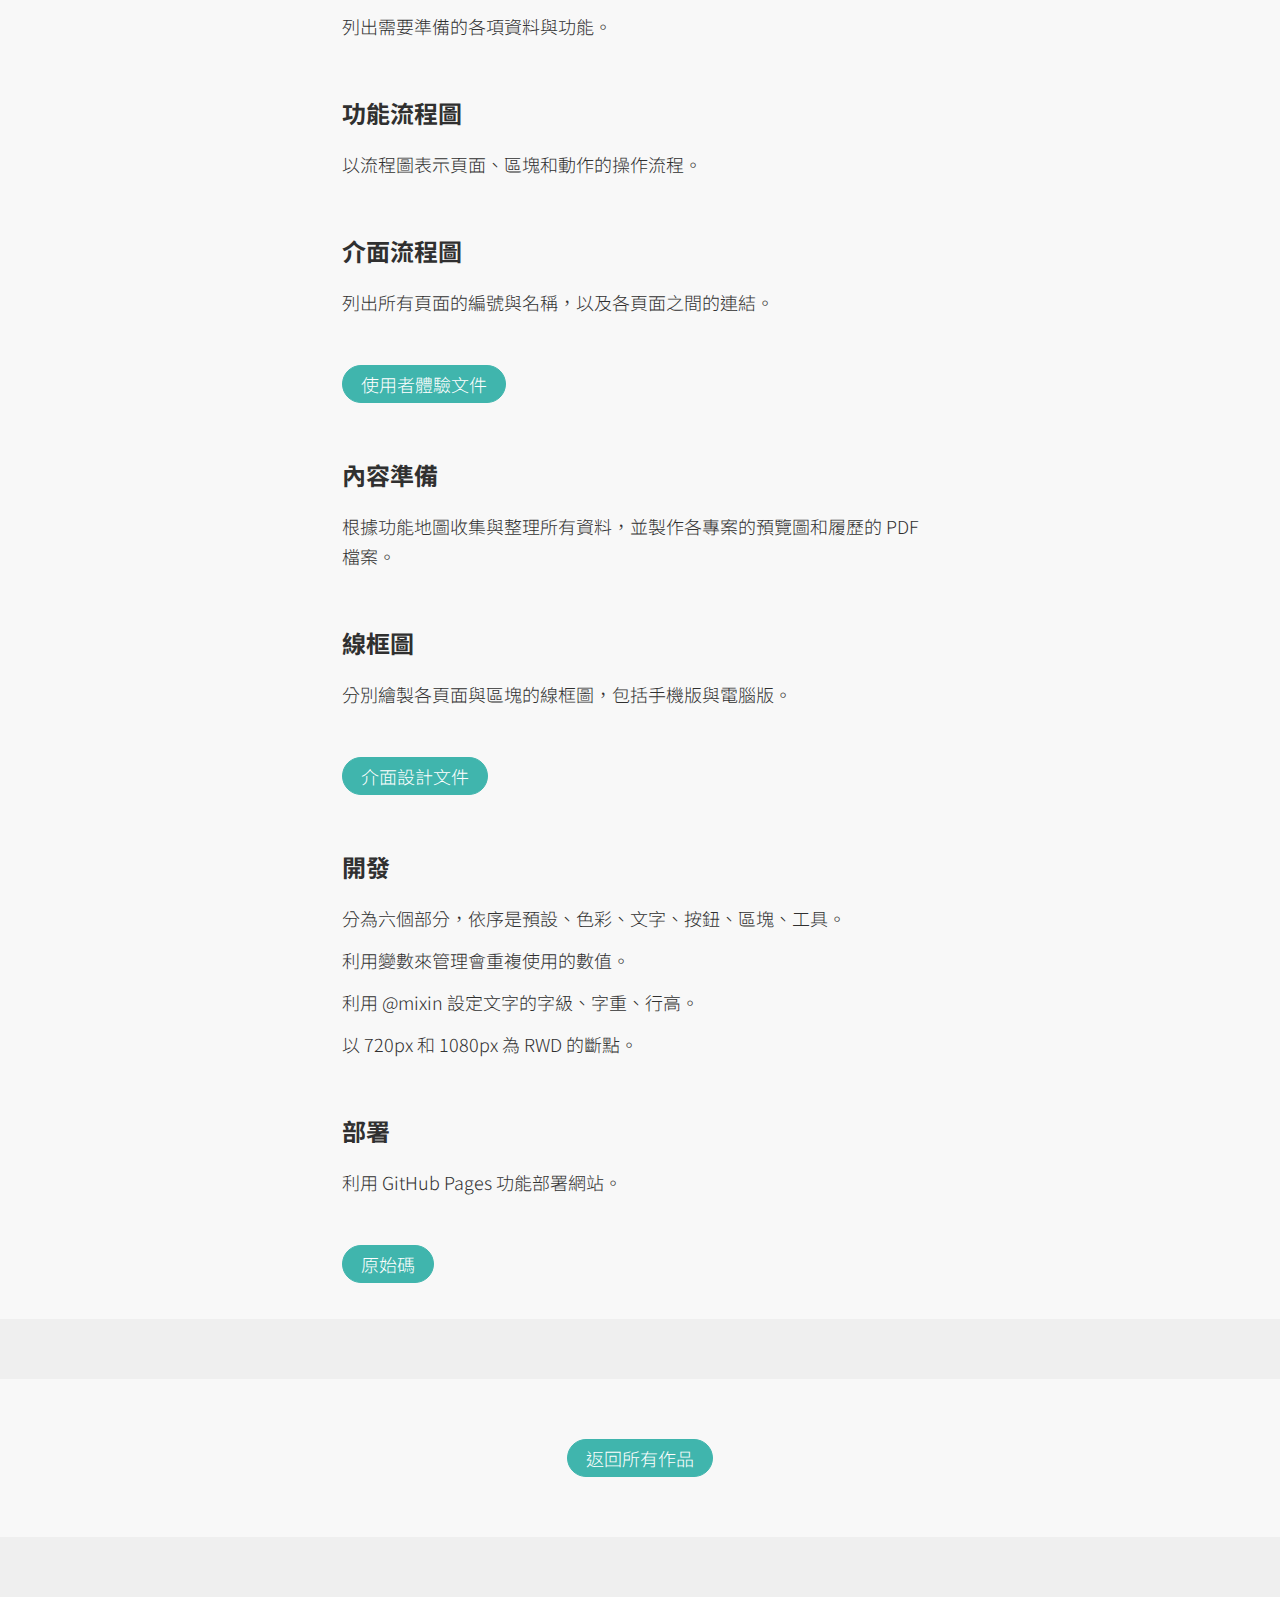
<file: projects/personal-website.html>
<!DOCTYPE html>
<html>
<head>
	<title>陳子涵 | 個人網站</title>
	<meta charset="UTF-8">
	<meta http-equiv="X-UA-Compatible" content="IE=edge">
	<meta name="viewport" content="width=device-width, initial-scale=1.0">
	<meta name="title" content="陳子涵 | 個人網站">
	<meta name="description" content="陳子涵的專案 - 個人網站">

	<!-- favicon -->
	<link rel="apple-touch-icon" sizes="180x180" href="favicon/apple-touch-icon.png">
	<link rel="icon" type="image/png" sizes="32x32" href="favicon/favicon-32x32.png">
	<link rel="icon" type="image/png" sizes="16x16" href="favicon/favicon-16x16.png">
	<link rel="manifest" href="favicon/site.webmanifest">
	
	<!-- font & style -->
	<link rel="preconnect" href="https://fonts.googleapis.com">
	<link rel="preconnect" href="https://fonts.gstatic.com" crossorigin>
	<link href="https://fonts.googleapis.com/css2?family=Noto+Sans+TC:wght@300;700&display=swap" rel="stylesheet">
	<link rel="stylesheet" type="text/css" href="../css/style.css">

	<!-- Google tag (gtag.js) -->
	<script async src="https://www.googletagmanager.com/gtag/js?id=G-4FQPG607TH"></script>
	<script>
		window.dataLayer = window.dataLayer || [];
		function gtag(){dataLayer.push(arguments);}
		gtag('js', new Date());

		gtag('config', 'G-4FQPG607TH');
	</script>
</head>

<body>
	<nav>
		<a href="/" class="home">
			<img src="../icons/logo.svg" alt="logo" class="logo">
			<p>陳子涵</p>
		</a>
		<ul class="nav-links">
			<li><a href="../#project" class="button mr9">專案</a></li>
			<li><a href="../#practice" class="button mr9">練習</a></li>
			<li><a href="../#article" class="button mr9">文章</a></li>
			<li><a href="../about" class="button">關於我</a></li>
		</ul>
	</nav>
	
	<main>
		<div class="hero-section">
			<div class="content">
				<h1><span class="highlight">個人網站</span></h1>
				<h3>展示專案、文章與經歷的網站</h3>
			</div>
		</div>

		<section>
			<div class="content">
				<div class="grid-area">
					<div>
						<h3>身分</h3>
						<p>使用者體驗、介面設計、網頁前端</p>
						<h3>工具</h3>
						<p>SCSS, CSS, HTML, Git, GitHub, FigJam, Figma</p>
					</div>
					<div>
						<h3>背景描述</h3>
						<p>我為自己設計並開發的個人網站。</p>
						<p>製作此網站的目標有以下幾點：</p>
						<ul>
							<li>對於未來的雇主，展示本人的能力</li>
							<li>對於自己，練習最近學到的新技術</li>
							<li>對於來到此網站的任何人，展示我的學習歷程與專案開發流程</li>
						</ul>
					</div>
					<div>
						<h3>執行期間</h3>
						<p>2021 年 8 月 ~ 持續更新</p>
					</div>
				</div>
			</div>
		</section>

		<section>
			<div class="content text-area">
				<h2 class="tac">專案開發流程</h2>
				<h3>設計概要</h3>
				<p>列出基本設定、尋找參考資料。</p>
				<br>

				<h3>背景研究</h3>
				<p>觀察別人的個人網站或公司網站有出現的頁面內容，以及每個頁面都有的共用區塊。</p>
				<br>

				<h3>使用者故事</h3>
				<p>寫下使用者的需求，例如瀏覽作品說明與自我介紹。</p>
				<br>

				<h3>功能地圖</h3>
				<p>列出需要準備的各項資料與功能。</p>
				<br>

				<h3>功能流程圖</h3>
				<p>以流程圖表示頁面、區塊和動作的操作流程。</p>
				<br>

				<h3>介面流程圖</h3>
				<p>列出所有頁面的編號與名稱，以及各頁面之間的連結。</p>
				<br>

				<p><a href="https://www.figma.com/file/IXvXUqCZhTKrzR1XyWS5X9/%E5%80%8B%E4%BA%BA%E7%B6%B2%E7%AB%99_%E4%BD%BF%E7%94%A8%E8%80%85%E9%AB%94%E9%A9%97%E6%96%87%E4%BB%B6?node-id=0%3A1" target="_blank" rel="noopener noreferrer" class="button">使用者體驗文件</a></p>
				<br>

				<h3>內容準備</h3>
				<p>根據功能地圖收集與整理所有資料，並製作各專案的預覽圖和履歷的 PDF 檔案。</p>
				<br>

				<h3>線框圖</h3>
				<p>分別繪製各頁面與區塊的線框圖，包括手機版與電腦版。</p>
				<br>

				<p><a href="https://www.figma.com/file/SMssaYkY3PGMkGEj2lKCUU/%E5%80%8B%E4%BA%BA%E7%B6%B2%E7%AB%99_%E4%BB%8B%E9%9D%A2%E8%A8%AD%E8%A8%88%E6%96%87%E4%BB%B6?node-id=51595%3A4712" target="_blank" rel="noopener noreferrer" class="button">介面設計文件</a></p>
				<br>

				<h3>開發</h3>
				<p>分為六個部分，依序是預設、色彩、文字、按鈕、區塊、工具。</p>
				<p>利用變數來管理會重複使用的數值。</p>
				<p>利用 @mixin 設定文字的字級、字重、行高。</p>
				<p>以 720px 和 1080px 為 RWD 的斷點。</p>
				<br>

				<h3>部署</h3>
				<p>利用 GitHub Pages 功能部署網站。</p>
				<br>
				
				<p><a href="https://github.com/TzuHanChen/TzuHanChen.github.io" target="_blank" rel="noopener noreferrer" class="button">原始碼</a></p>
			</div>
		</section>

		<section>
			<div class="content">
				<p class="tac"><a href="../#project" class="button">返回所有作品</a></p>
			</div>
		</section>
	</main>
</body>
</html>
</file>
<file: css/style.css>
/* default */
*, *::before, *::after {
  box-sizing: border-box;
  margin: 0;
  padding: 0;
}

img {
  max-width: 100%;
  height: auto;
}

body {
  font-family: "Noto Sans TC", sans-serif;
  background-color: #EFEFEF;
  color: #303030;
}

h1 {
  font-size: 48px;
  font-weight: 700;
  line-height: 60px;
  margin: 36px 0;
}
@media (min-width: 720px) {
  h1 {
    font-size: 60px;
    font-weight: 700;
    line-height: 72px;
  }
}

h2 {
  font-size: 36px;
  font-weight: 700;
  line-height: 48px;
  margin: 24px 0;
}

h3 {
  font-size: 24px;
  font-weight: 700;
  line-height: 36px;
  margin: 18px 0;
}

p {
  font-size: 18px;
  font-weight: 300;
  line-height: 30px;
  margin: 12px 0;
}

ul, ol {
  margin: 0;
  padding: 0 0 0 24px;
}

ul {
  list-style: disc;
}

ol {
  list-style: decimal;
}

li {
  font-size: 18px;
  font-weight: 300;
  line-height: 24px;
  margin: 3px 0;
}

a, a:hover, a:active, a:visited {
  text-decoration: none;
}

.link {
  border-bottom: 1px solid #008080;
  color: #303030;
}

.link:hover, .link:active {
  cursor: pointer;
  animation-name: linkChangeColor;
  animation-duration: 0.6s;
  animation-fill-mode: forwards;
}

@keyframes linkChangeColor {
  from {
    background-color: none;
    color: #303030;
  }
  to {
    background-color: #008080;
    color: #FFFFFF;
  }
}
.highlight {
  color: #008080;
}

h1::-moz-selection, h2::-moz-selection, h3::-moz-selection, p::-moz-selection, li::-moz-selection, a::-moz-selection, img::-moz-selection, .highlight::-moz-selection {
  background-color: #008080;
  color: #FFFFFF;
}

h1::selection, h2::selection, h3::selection, p::selection, li::selection, a::selection, img::selection, .highlight::selection {
  background-color: #008080;
  color: #FFFFFF;
}

/* button */
.button {
  display: inline-block;
  padding: 6px 18px;
  border: 1px solid #40B5AD;
  border-radius: 24px;
  background-color: #40B5AD;
  color: #FFFFFF;
  font-size: 18px;
  font-weight: 300;
  line-height: 24px;
}

.button:hover, .button:active {
  cursor: pointer;
  animation-name: buttonChangeColor;
  animation-duration: 0.6s;
  animation-fill-mode: forwards;
}

@keyframes buttonChangeColor {
  from {
    background-color: #40B5AD;
    color: #FFFFFF;
  }
  to {
    background-color: #FFFFFF;
    color: #008080;
  }
}
/* layout */
nav {
  position: fixed;
  width: 100%;
  height: 60px;
  border: none;
  background-color: #F8F8F8;
  display: flex;
  flex-wrap: wrap;
  justify-content: space-between;
  align-items: center;
  padding: 9px;
}

.home {
  display: flex;
  align-items: center;
}
.home p {
  margin: 0;
  margin-left: 9px;
  color: #303030;
}

.logo {
  height: 36px;
  border-radius: 50%;
}

.nav-links {
  display: flex;
  justify-content: space-between;
  align-items: center;
  padding: 0;
}
.nav-links li {
  list-style-type: none;
}
.nav-links li:nth-child(2), .nav-links li:nth-child(3) {
  display: none;
}
@media (min-width: 600px) {
  .nav-links li:nth-child(2), .nav-links li:nth-child(3) {
    display: block;
  }
}

main {
  margin: 0;
  padding-top: 60px;
  background-color: #EFEFEF;
}

.hero-section {
  margin-top: 60px;
  min-height: 300px;
}

section {
  margin: 60px 0;
  background-color: #F8F8F8;
}

.content {
  margin: 0 auto;
  width: 100%;
  max-width: 300px;
  padding: 24px 0;
}
@media (min-width: 720px) {
  .content {
    max-width: 645px;
    padding: 36px 0;
  }
}
@media (min-width: 1080px) {
  .content {
    max-width: 1020px;
    padding: 48px 0;
  }
}

.grid-area {
  margin: 48px auto;
  display: grid;
  grid-template-columns: repeat(1, 1fr);
  gap: 30px;
}
@media (min-width: 720px) {
  .grid-area {
    grid-template-columns: repeat(2, 1fr);
    gap: 45px;
  }
}
@media (min-width: 1080px) {
  .grid-area {
    grid-template-columns: repeat(3, 1fr);
    gap: 60px;
  }
}

.card {
  border-radius: 24px;
  background-color: #FFFFFF;
  min-width: 300px;
  max-width: 360px;
}
.card img {
  border-radius: 24px 24px 0 0;
}
.card h3, .card p {
  margin: 18px;
}
.card p {
  height: 60px;
}

.card:hover {
  animation-name: cardAddShadow;
  animation-duration: 0.6s;
  animation-fill-mode: forwards;
}

@keyframes cardAddShadow {
  from {
    box-shadow: none;
  }
  to {
    box-shadow: -6px -6px 12px #FFFFFF, 6px 6px 12px rgba(64, 224, 208, 0.3);
  }
}
.text-area {
  padding: 24px;
  max-width: 645px;
}

.button-area {
  text-align: right;
  margin: 18px;
}

.photo {
  margin: 0 auto;
  width: 120px;
}

.photo img {
  border-radius: 50%;
}

.contact {
  display: flex;
  align-items: center;
}

.contact img {
  width: 24px;
}

footer {
  background-color: #F8F8F8;
}

.m0-a {
  margin: 0 auto;
}

.mr9 {
  margin-right: 9px;
}

.block {
  display: block;
}

.tac {
  text-align: center;
}

.tar {
  text-align: right;
}
</file>
